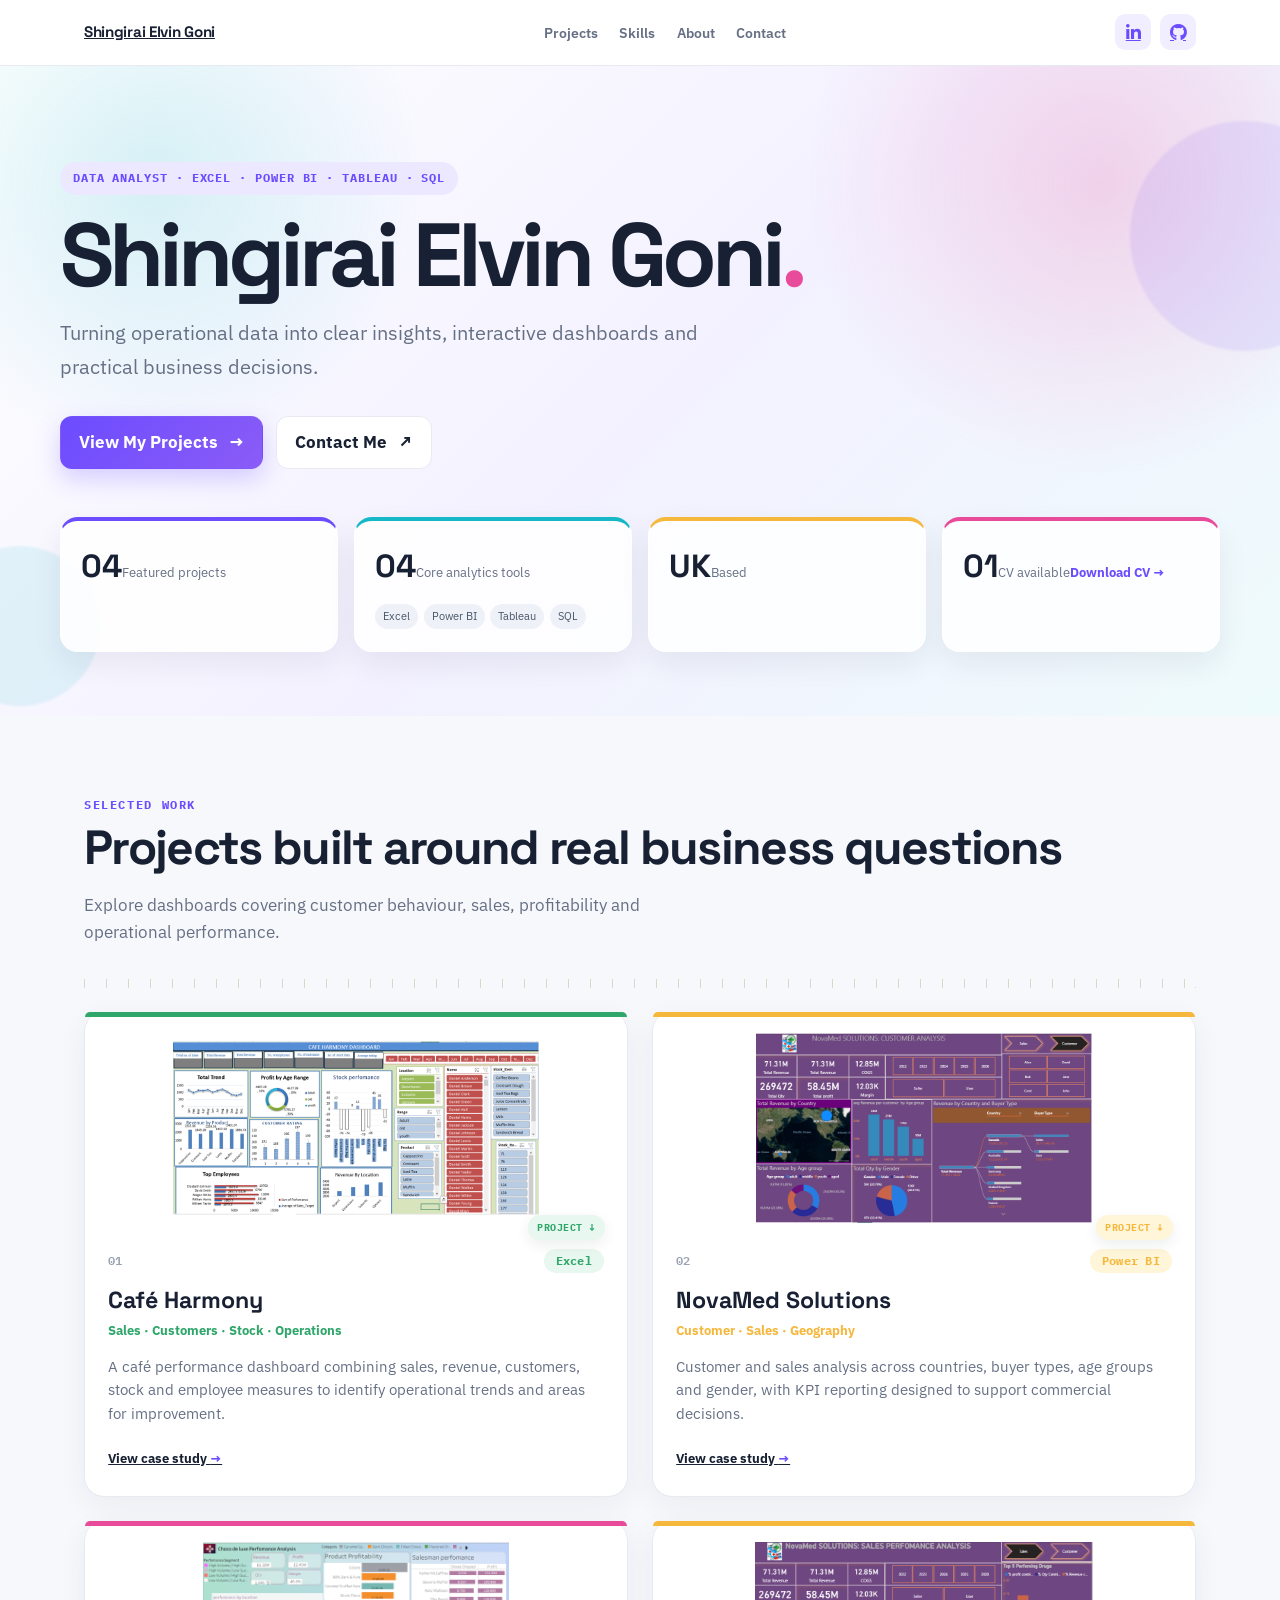
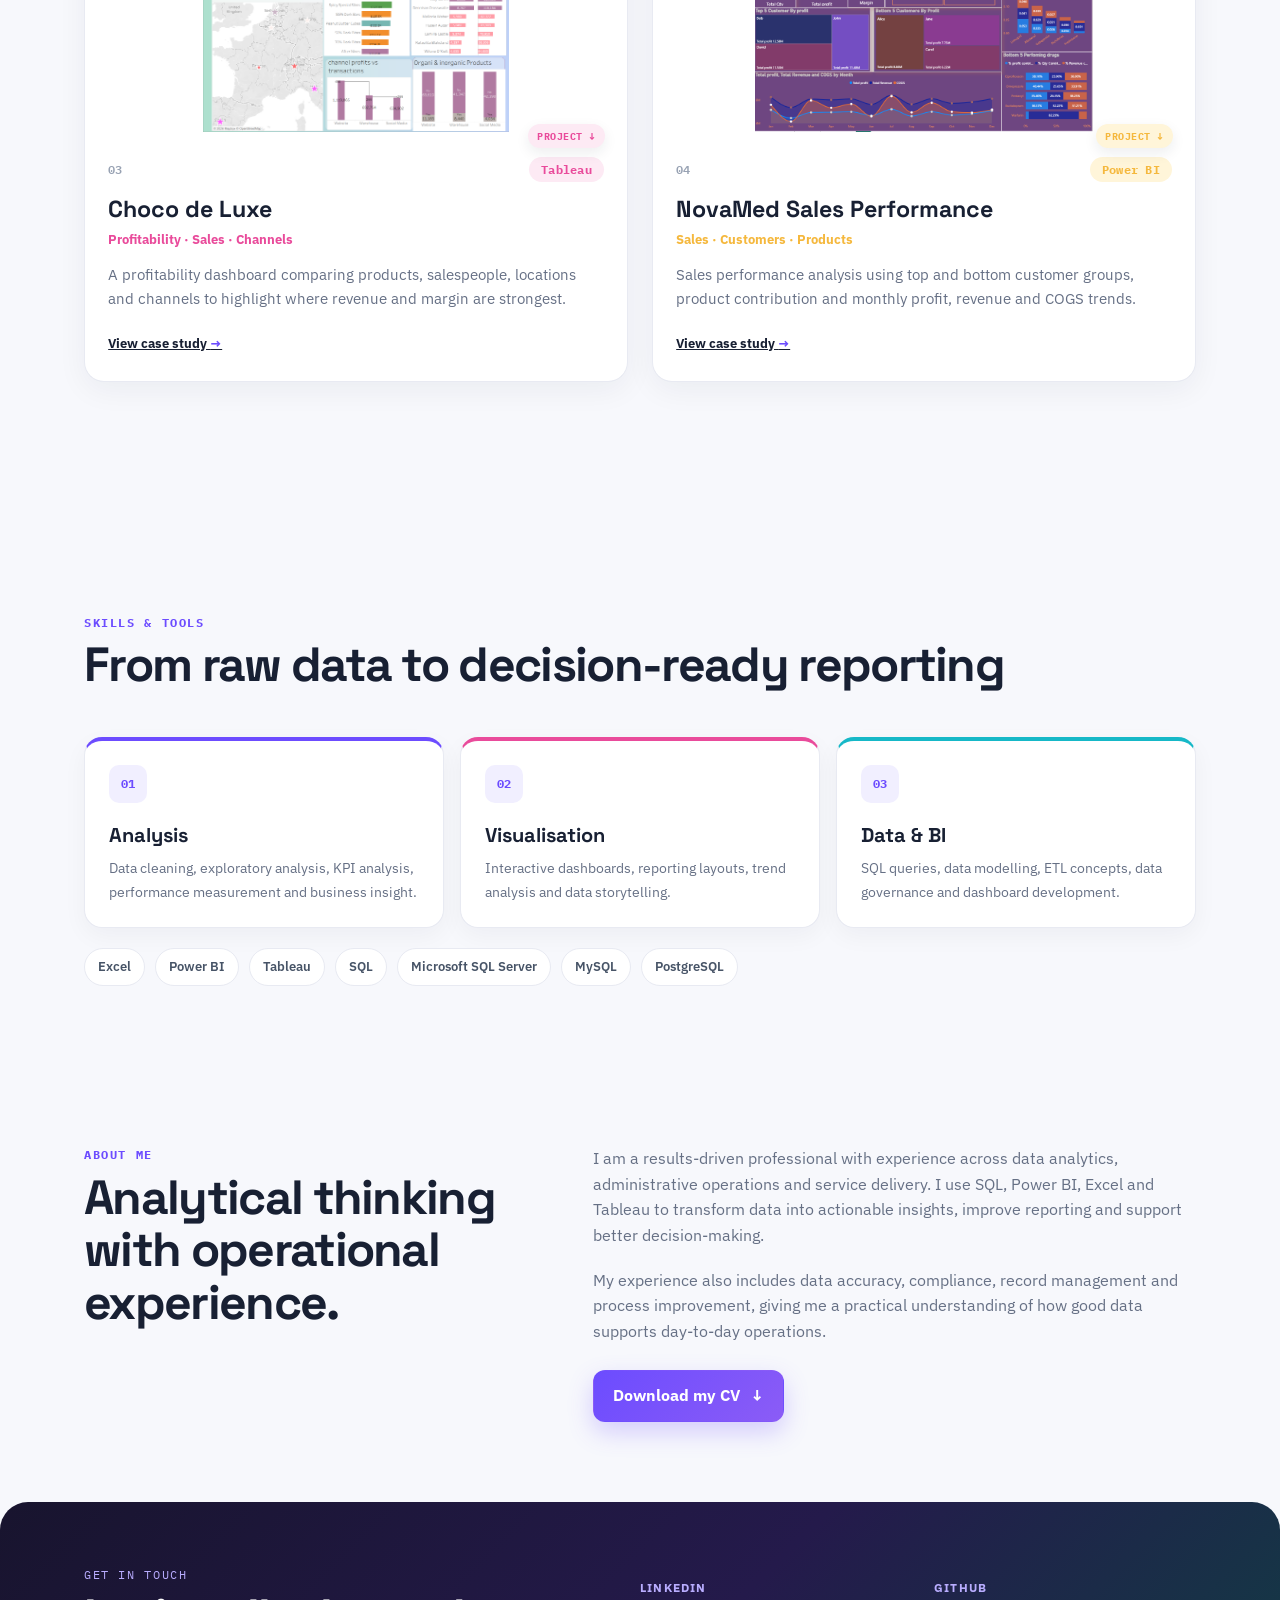
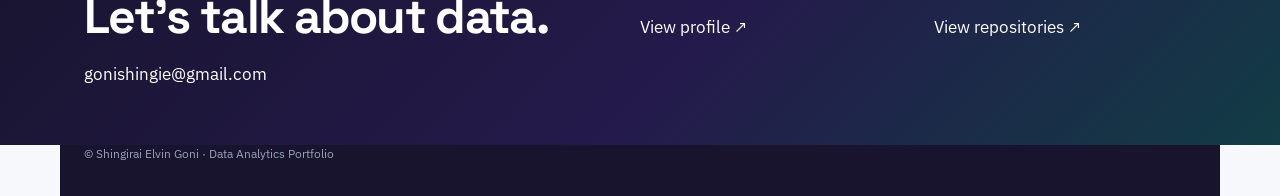
<file: index.html>
<!DOCTYPE HTML>
<html lang="en">
<head>
	<title>Shingirai Elvin Goni | Data Analyst Portfolio</title>
	<meta charset="utf-8" />
	<meta name="viewport" content="width=device-width, initial-scale=1" />
	<meta name="description" content<!DOCTYPE HTML>
<html lang="en">
<head>
    <title>Shingirai Elvin Goni | Data Analyst Portfolio</title>
    <meta charset="utf-8" />
    <meta name="viewport" content="width=device-width, initial-scale=1" />
    <meta name="description" content="Data analytics portfolio of Shingirai Elvin Goni, featuring Excel, Power BI, Tableau and SQL dashboards and case studies." />
    <link rel="preconnect" href="https://fonts.googleapis.com" />
    <link rel="preconnect" href="https://fonts.gstatic.com" crossorigin />
    <link href="https://fonts.googleapis.com/css2?family=Space+Grotesk:wght@500;600;700&family=IBM+Plex+Mono:wght@400;500;600&family=IBM+Plex+Sans:wght@400;500;600&display=swap" rel="stylesheet" />
    <link rel="stylesheet" href="assets/css/fontawesome-all.min.css" />
    <link rel="stylesheet" href="assets/css/design.css" />
    <link rel="stylesheet" href="assets/css/site.css" />
</head>
<body>
    <nav class="site-nav">
        <div class="inner">
            <a href="#top" class="wordmark">Shingirai Elvin Goni</a>
            <ul class="nav-links">
                <li><a href="#projects">Projects</a></li>
                <li><a href="#skills">Skills</a></li>
                <li><a href="#about">About</a></li>
                <li><a href="#contact">Contact</a></li>
            </ul>
            <ul class="socials">
                <li><a href="https://www.linkedin.com/in/shingirai-elvin-goni-051a75300" target="_blank" rel="noopener" aria-label="LinkedIn"><i class="fab fa-linkedin-in" aria-hidden="true"></i></a></li>
                <li><a href="https://github.com/gonishingie" target="_blank" rel="noopener" aria-label="GitHub"><i class="fab fa-github" aria-hidden="true"></i></a></li>
            </ul>
        </div>
    </nav>

    <header class="hero" id="top">
        <div class="hero-copy">
            <div class="eyebrow">Data Analyst · Excel · Power BI · Tableau · SQL</div>
            <h1>Shingirai Elvin Goni</h1>
            <p class="dek">Turning operational data into clear insights, interactive dashboards and practical business decisions.</p>
            <div class="hero-actions">
                <a class="button primary" href="#projects">View My Projects <span>→</span></a>
                <a class="button secondary" href="mailto:gonishingie@gmail.com">Contact Me <span>↗</span></a>
            </div>
        </div>

        <div class="kpi-row">
            <div class="kpi"><span class="num">04</span><span class="cap">Featured projects</span></div>
            <div class="kpi"><span class="num">04</span><span class="cap">Core analytics tools</span>
                <div class="toolchips"><span>Excel</span><span>Power BI</span><span>Tableau</span><span>SQL</span></div>
            </div>
            <div class="kpi"><span class="num">UK</span><span class="cap">Based</span></div>
            <div class="kpi"><span class="num">01</span><span class="cap">CV available</span><a class="mini-link" href="Shingirai-Elvin-Goni-CV.pdf" download>Download CV →</a></div>
        </div>
    </header>

    <section class="section-wrap" id="projects">
        <div class="section-head">
            <div>
                <div class="eyebrow">Selected work</div>
                <h2>Projects built around real business questions</h2>
            </div>
            <p>Explore dashboards covering customer behaviour, sales, profitability and operational performance.</p>
        </div>
        <div class="axis-rule"></div>

        <main class="project-grid">
            <article class="case-card tool-excel featured">
                <a href="projects/cafe-harmony.html" class="thumb">
                    <img src="images/projects/cafe-harmony-dashboard.png" alt="Café Harmony dashboard showing sales, customers, stock and employee performance" />
                </a>
                <div class="body">
                    <div class="card-top"><span class="project-number">01</span><span class="pill tool-tag">Excel</span></div>
                    <h3><a href="projects/cafe-harmony.html">Café Harmony</a></h3>
                    <p class="project-type">Sales · Customers · Stock · Operations</p>
                    <p class="teaser">A café performance dashboard combining sales, revenue, customers, stock and employee measures to identify operational trends and areas for improvement.</p>
                    <a href="projects/cafe-harmony.html" class="read-link">View case study <span class="arrow">→</span></a>
                </div>
            </article>

            <article class="case-card tool-powerbi featured">
                <a href="projects/novamed-solutions.html" class="thumb">
                    <img src="images/projects/novamed-customer-analysis.png" alt="NovaMed customer analysis Power BI dashboard" />
                </a>
                <div class="body">
                    <div class="card-top"><span class="project-number">02</span><span class="pill tool-tag">Power BI</span></div>
                    <h3><a href="projects/novamed-solutions.html">NovaMed Solutions</a></h3>
                    <p class="project-type">Customer · Sales · Geography</p>
                    <p class="teaser">Customer and sales analysis across countries, buyer types, age groups and gender, with KPI reporting designed to support commercial decisions.</p>
                    <a href="projects/novamed-solutions.html" class="read-link">View case study <span class="arrow">→</span></a>
                </div>
            </article>

            <article class="case-card tool-tableau">
                <a href="projects/choco-de-lax.html" class="thumb">
                    <img src="images/projects/choco-de-lax-dashboard.png" alt="Choco de Luxe performance analysis dashboard" />
                </a>
                <div class="body">
                    <div class="card-top"><span class="project-number">03</span><span class="pill tool-tag">Tableau</span></div>
                    <h3><a href="projects/choco-de-lax.html">Choco de Luxe</a></h3>
                    <p class="project-type">Profitability · Sales · Channels</p>
                    <p class="teaser">A profitability dashboard comparing products, salespeople, locations and channels to highlight where revenue and margin are strongest.</p>
                    <a href="projects/choco-de-lax.html" class="read-link">View case study <span class="arrow">→</span></a>
                </div>
            </article>

            <article class="case-card tool-powerbi">
                <a href="projects/novamed-solutions.html" class="thumb">
                    <img src="images/projects/novamed-sales-performance.png" alt="NovaMed sales performance analysis dashboard" />
                </a>
                <div class="body">
                    <div class="card-top"><span class="project-number">04</span><span class="pill tool-tag">Power BI</span></div>
                    <h3><a href="projects/novamed-solutions.html">NovaMed Sales Performance</a></h3>
                    <p class="project-type">Sales · Customers · Products</p>
                    <p class="teaser">Sales performance analysis using top and bottom customer groups, product contribution and monthly profit, revenue and COGS trends.</p>
                    <a href="projects/novamed-solutions.html" class="read-link">View case study <span class="arrow">→</span></a>
                </div>
            </article>
        </main>
    </section>

    <section class="skills-section" id="skills">
        <div class="section-head compact">
            <div><div class="eyebrow">Skills & tools</div><h2>From raw data to decision-ready reporting</h2></div>
        </div>
        <div class="skills-grid">
            <div class="skill-panel"><span class="skill-icon">01</span><h3>Analysis</h3><p>Data cleaning, exploratory analysis, KPI analysis, performance measurement and business insight.</p></div>
            <div class="skill-panel"><span class="skill-icon">02</span><h3>Visualisation</h3><p>Interactive dashboards, reporting layouts, trend analysis and data storytelling.</p></div>
            <div class="skill-panel"><span class="skill-icon">03</span><h3>Data & BI</h3><p>SQL queries, data modelling, ETL concepts, data governance and dashboard development.</p></div>
        </div>
        <div class="tool-strip"><span>Excel</span><span>Power BI</span><span>Tableau</span><span>SQL</span><span>Microsoft SQL Server</span><span>MySQL</span><span>PostgreSQL</span></div>
    </section>

    <section class="about-section" id="about">
        <div class="about-copy"><div class="eyebrow">About me</div><h2>Analytical thinking with operational experience.</h2></div>
        <div class="about-text">
            <p>I am a results-driven professional with experience across data analytics, administrative operations and service delivery.
            I use SQL, Power BI, Excel and Tableau to transform data into actionable insights, improve reporting and support better decision-making.</p>
            <p>My experience also includes data accuracy, compliance, record management and process improvement, giving me a practical understanding of how good data supports day-to-day operations.</p>
            <a class="button primary" href="Shingirai-Elvin-Goni-CV.pdf" download>Download my CV <span>↓</span></a>
        </div>
    </section>

    <footer class="site-footer" id="contact">
        <div class="inner">
            <section><div class="eyebrow">Get in touch</div><h2>Let's talk about data.</h2><p><a class="email-link" href="mailto:gonishingie@gmail.com">gonishingie@gmail.com</a></p></section>
            <section><h3>LinkedIn</h3><p><a href="https://www.linkedin.com/in/shingirai-elvin-goni-051a75300" target="_blank" rel="noopener">View profile ↗</a></p></section>
            <section><h3>GitHub</h3><p><a href="https://github.com/gonishingie" target="_blank" rel="noopener">View repositories ↗</a></p></section>
        </div>
    </footer>

    <div class="copyright">© Shingirai Elvin Goni · Data Analytics Portfolio</div>
</body>
</html>
</file>
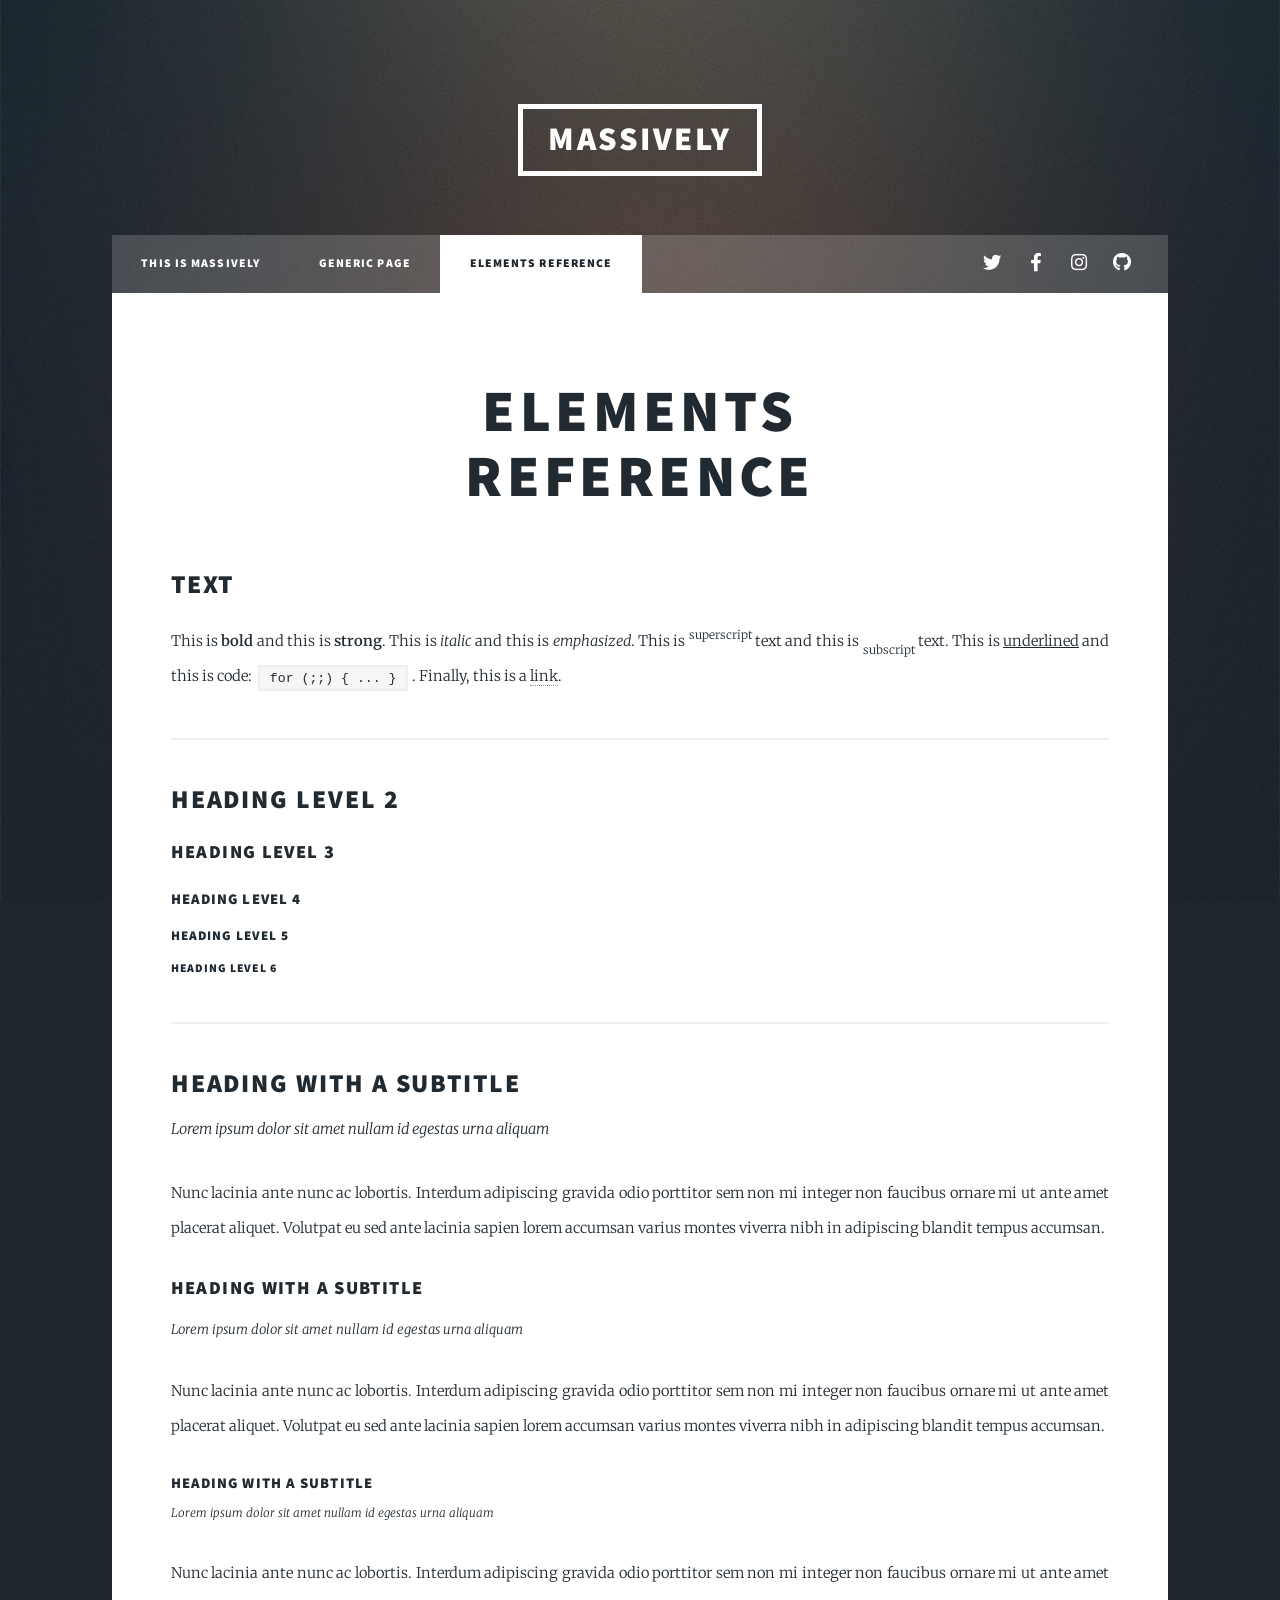
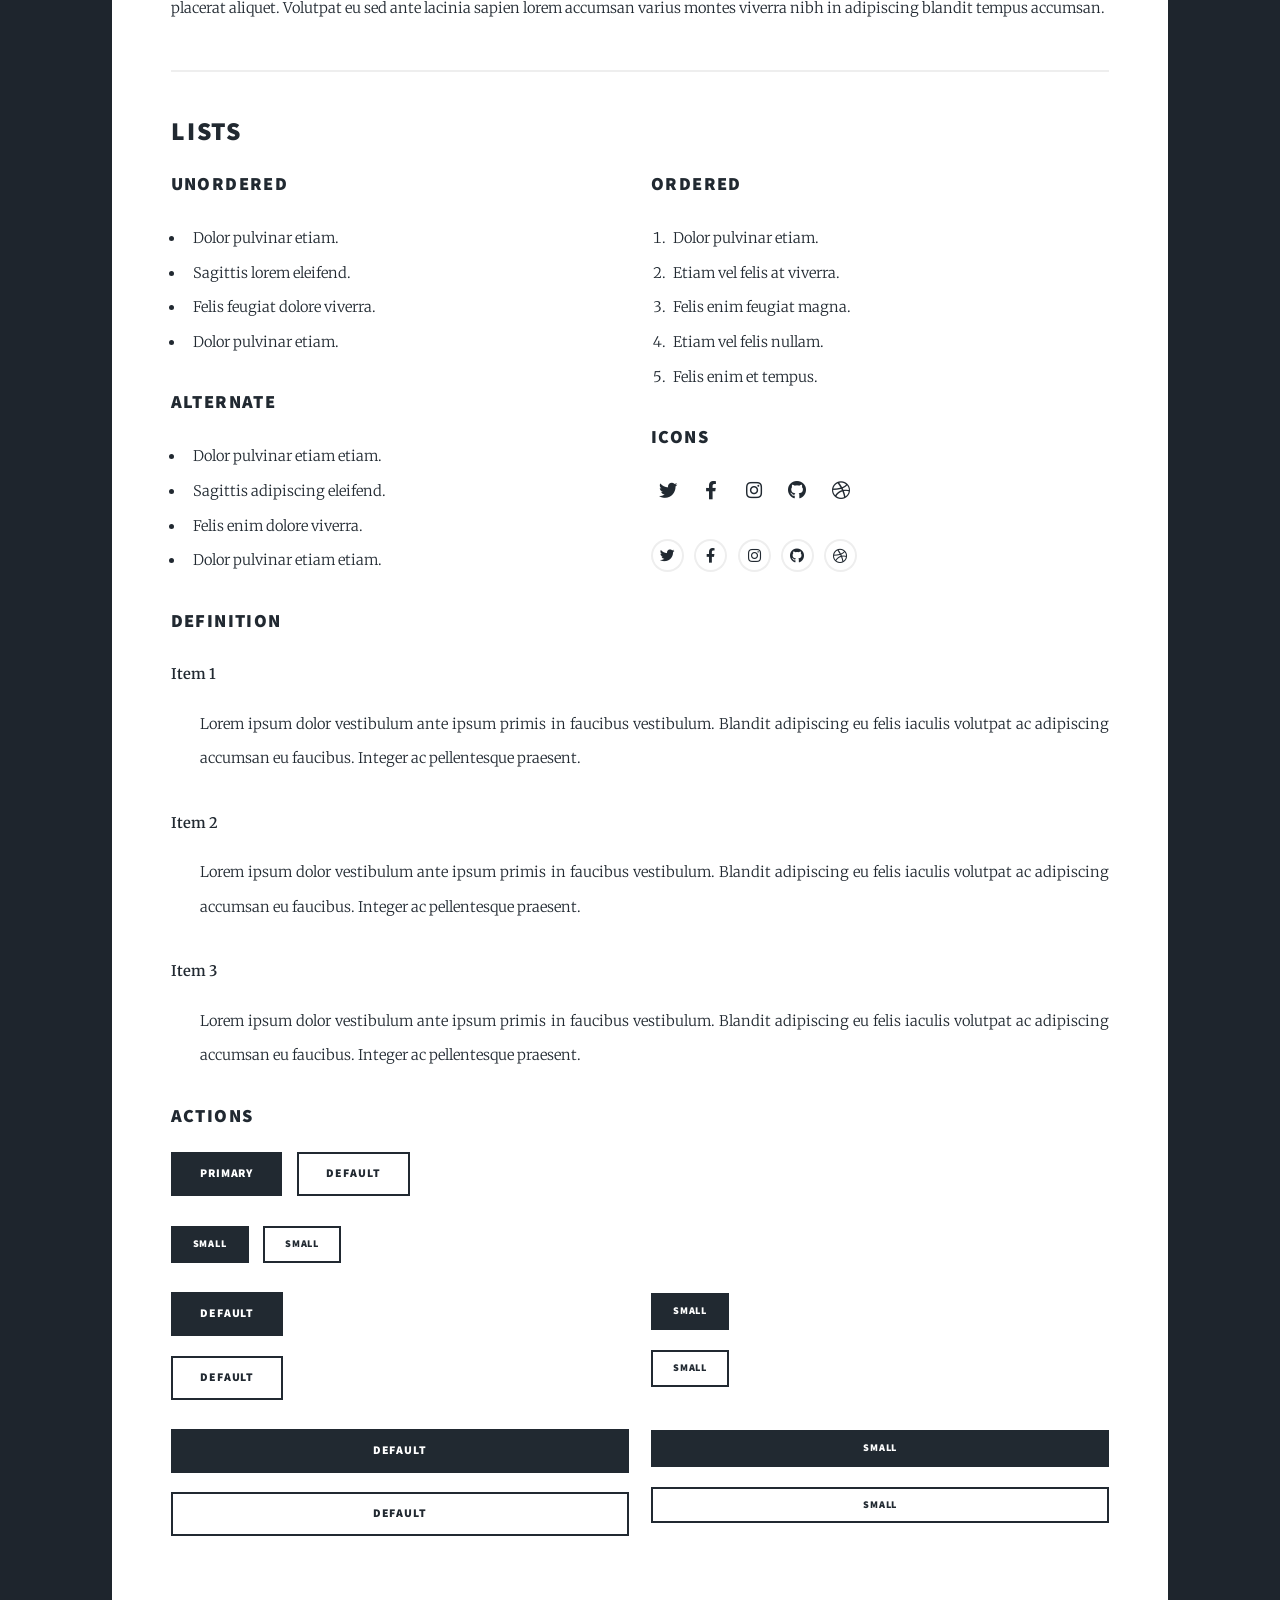
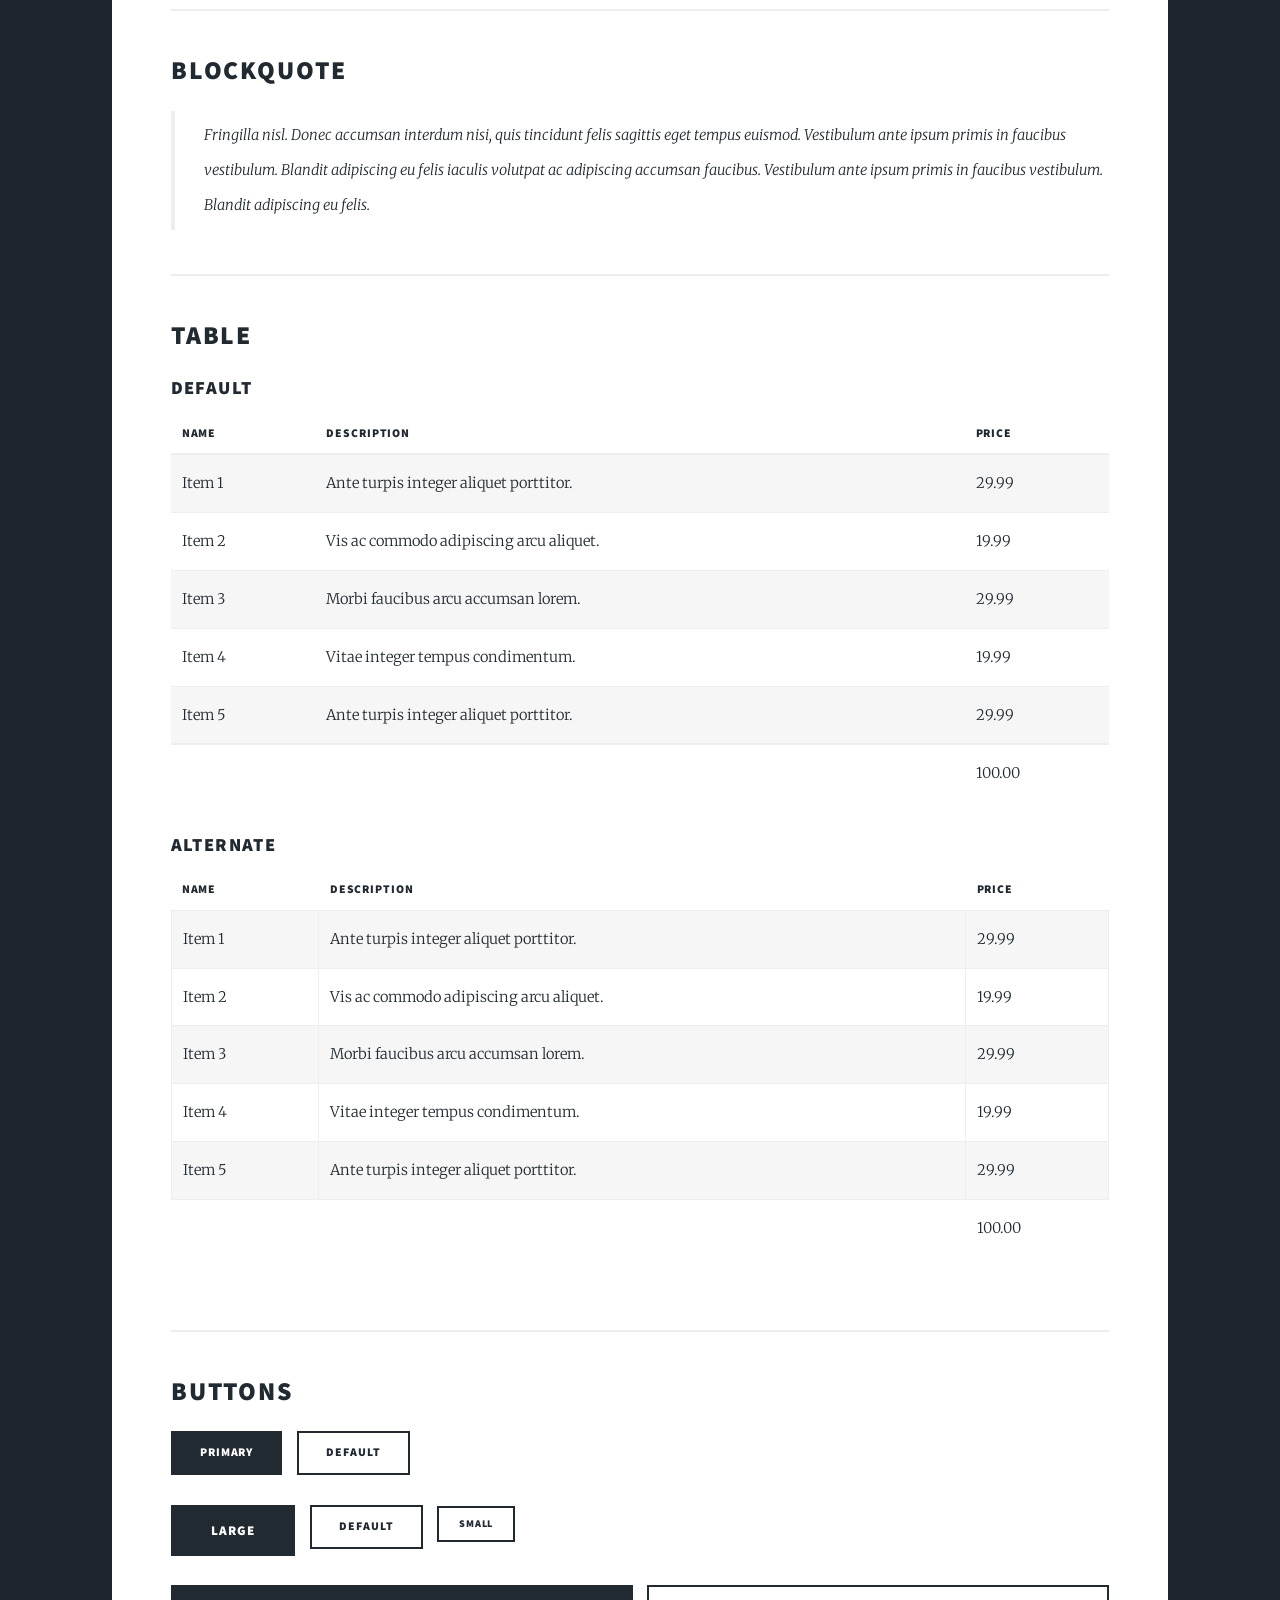
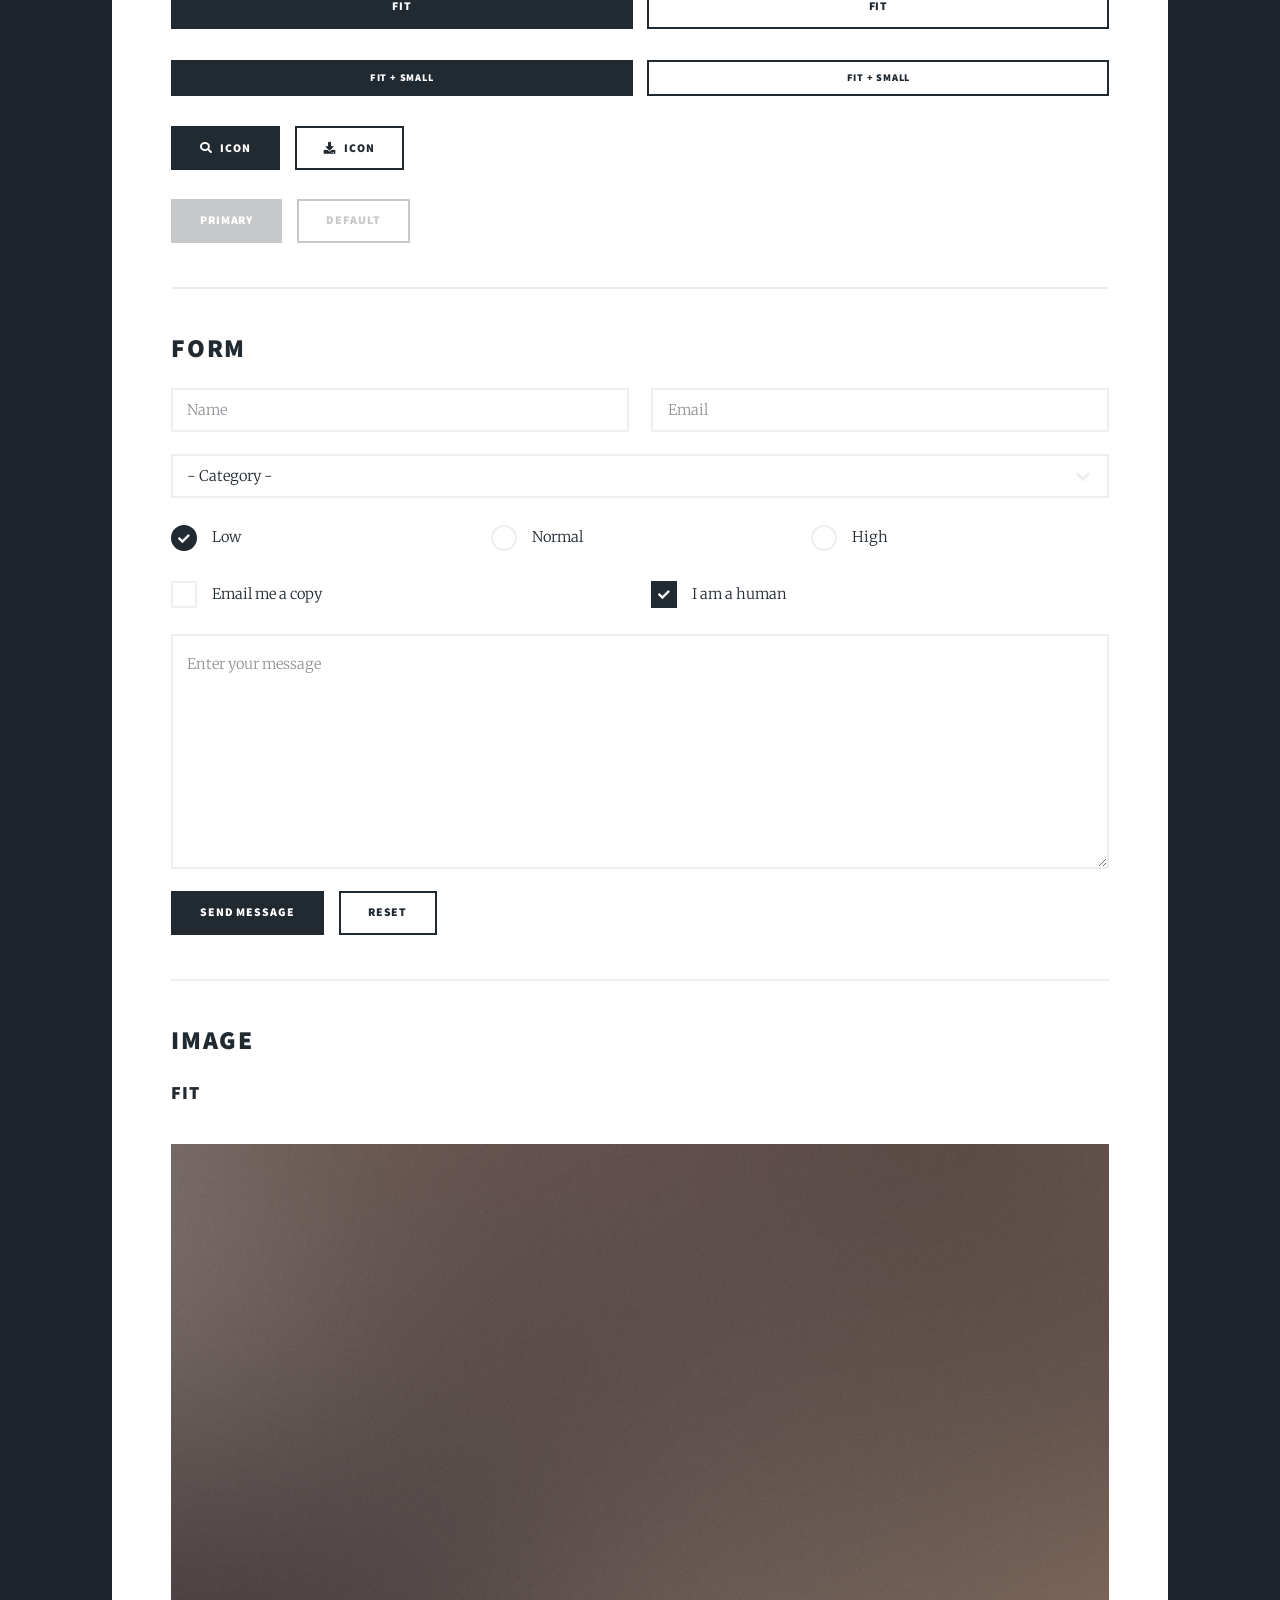
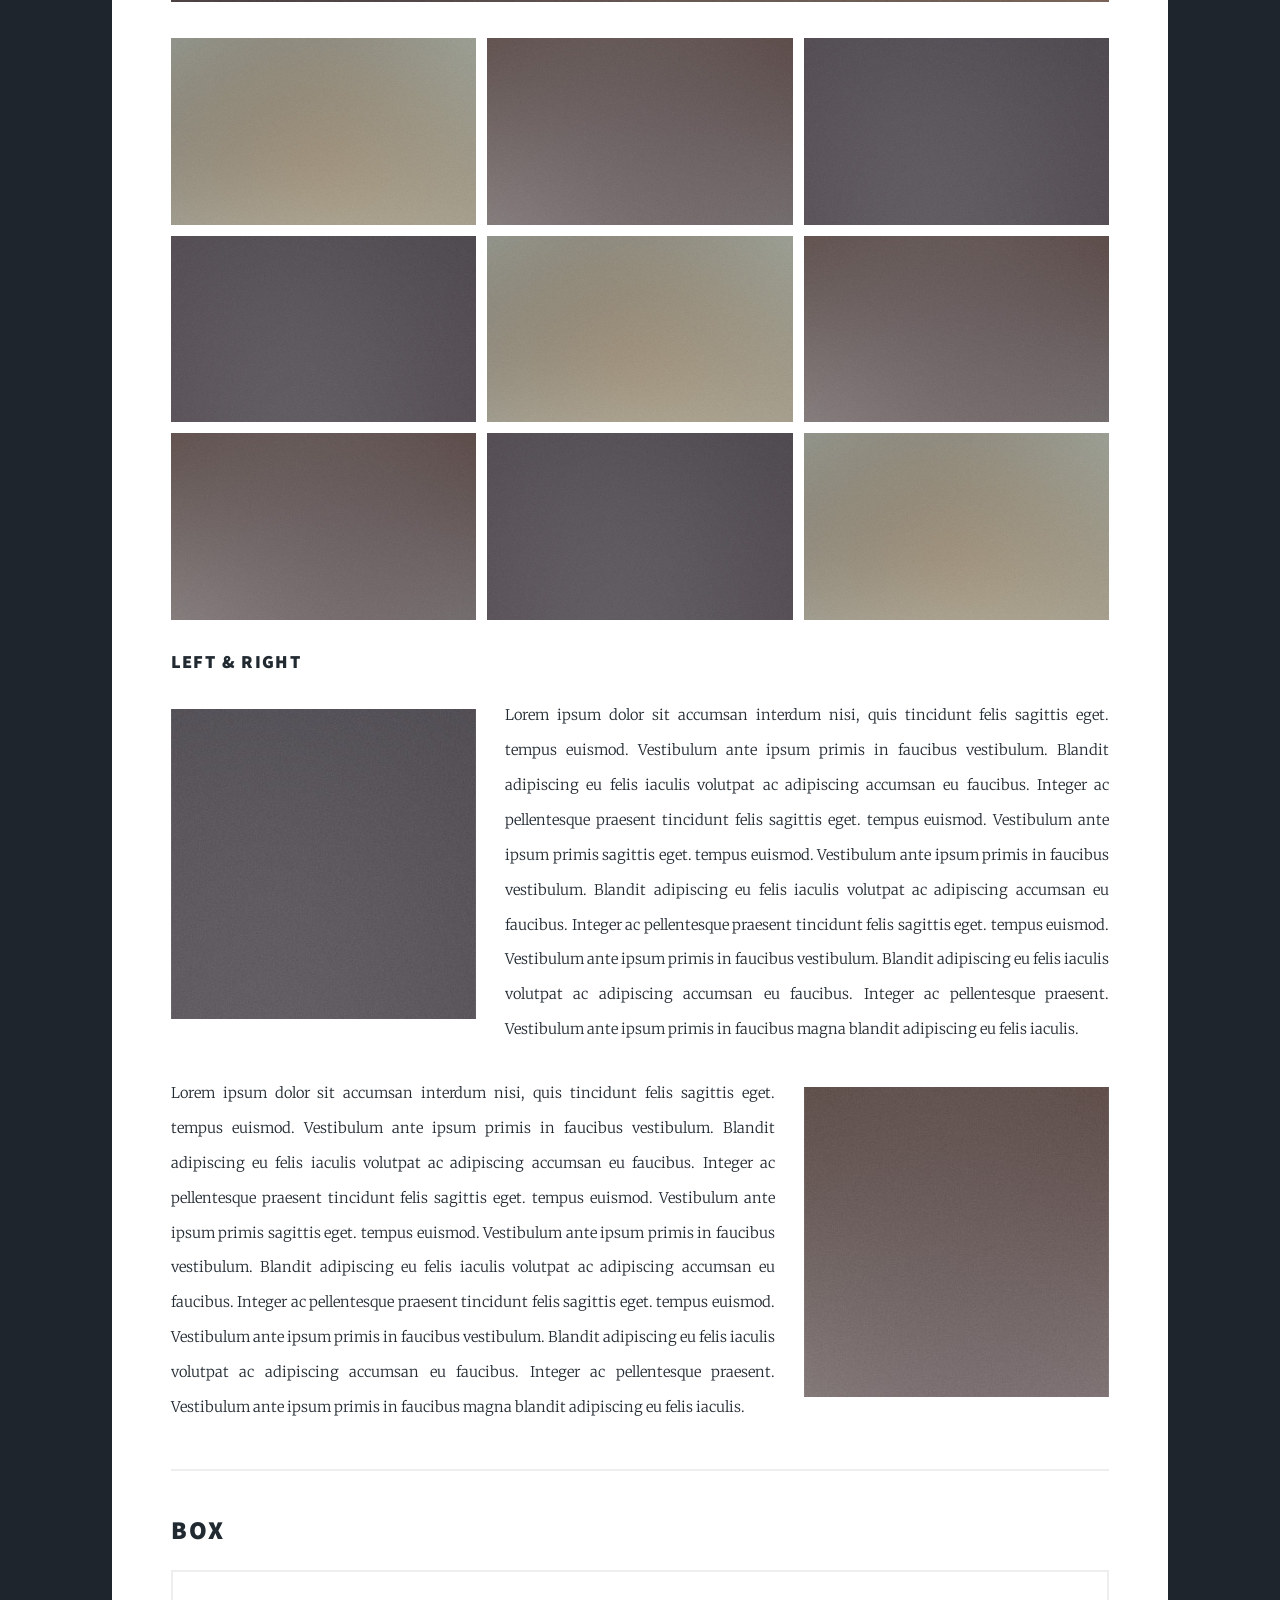
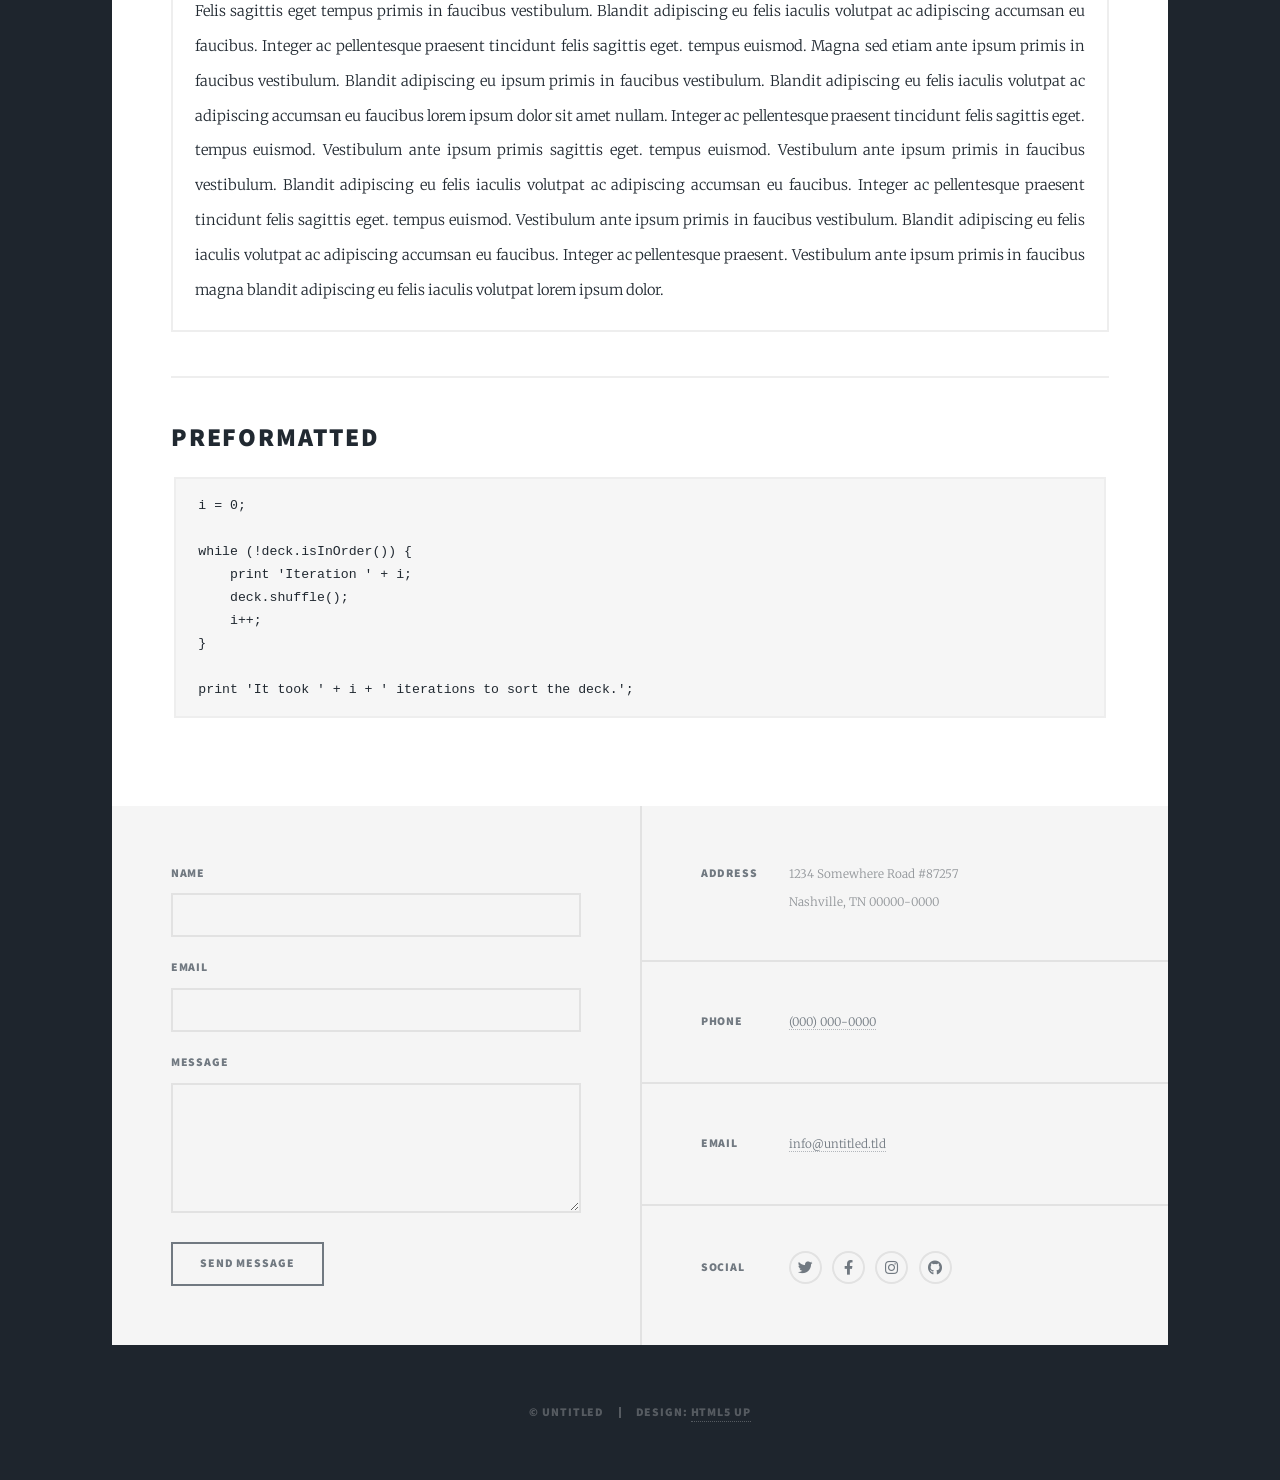
<file: elements.html>
<!DOCTYPE HTML>
<!--
	Massively by HTML5 UP
	html5up.net | @ajlkn
	Free for personal and commercial use under the CCA 3.0 license (html5up.net/license)
-->
<html>
	<head>
		<title>Elements Reference - Massively by HTML5 UP</title>
		<meta charset="utf-8" />
		<meta name="viewport" content="width=device-width, initial-scale=1, user-scalable=no" />
		<link rel="stylesheet" href="assets/css/main.css" />
		<noscript><link rel="stylesheet" href="assets/css/noscript.css" /></noscript>
	</head>
	<body class="is-preload">

		<!-- Wrapper -->
			<div id="wrapper">

				<!-- Header -->
					<header id="header">
						<a href="index.html" class="logo">Massively</a>
					</header>

				<!-- Nav -->
					<nav id="nav">
						<ul class="links">
							<li><a href="index.html">This is Massively</a></li>
							<li><a href="generic.html">Generic Page</a></li>
							<li class="active"><a href="elements.html">Elements Reference</a></li>
						</ul>
						<ul class="icons">
							<li><a href="#" class="icon brands fa-twitter"><span class="label">Twitter</span></a></li>
							<li><a href="#" class="icon brands fa-facebook-f"><span class="label">Facebook</span></a></li>
							<li><a href="#" class="icon brands fa-instagram"><span class="label">Instagram</span></a></li>
							<li><a href="#" class="icon brands fa-github"><span class="label">GitHub</span></a></li>
						</ul>
					</nav>

				<!-- Main -->
					<div id="main">

						<!-- Post -->
							<section class="post">
								<header class="major">
									<h1>Elements<br />
									Reference</h1>
								</header>

								<!-- Text stuff -->
									<h2>Text</h2>
									<p>This is <b>bold</b> and this is <strong>strong</strong>. This is <i>italic</i> and this is <em>emphasized</em>.
									This is <sup>superscript</sup> text and this is <sub>subscript</sub> text.
									This is <u>underlined</u> and this is code: <code>for (;;) { ... }</code>.
									Finally, this is a <a href="#">link</a>.</p>
									<hr />
									<h2>Heading Level 2</h2>
									<h3>Heading Level 3</h3>
									<h4>Heading Level 4</h4>
									<h5>Heading Level 5</h5>
									<h6>Heading Level 6</h6>
									<hr />
									<header>
										<h2>Heading with a Subtitle</h2>
										<p>Lorem ipsum dolor sit amet nullam id egestas urna aliquam</p>
									</header>
									<p>Nunc lacinia ante nunc ac lobortis. Interdum adipiscing gravida odio porttitor sem non mi integer non faucibus ornare mi ut ante amet placerat aliquet. Volutpat eu sed ante lacinia sapien lorem accumsan varius montes viverra nibh in adipiscing blandit tempus accumsan.</p>
									<header>
										<h3>Heading with a Subtitle</h3>
										<p>Lorem ipsum dolor sit amet nullam id egestas urna aliquam</p>
									</header>
									<p>Nunc lacinia ante nunc ac lobortis. Interdum adipiscing gravida odio porttitor sem non mi integer non faucibus ornare mi ut ante amet placerat aliquet. Volutpat eu sed ante lacinia sapien lorem accumsan varius montes viverra nibh in adipiscing blandit tempus accumsan.</p>
									<header>
										<h4>Heading with a Subtitle</h4>
										<p>Lorem ipsum dolor sit amet nullam id egestas urna aliquam</p>
									</header>
									<p>Nunc lacinia ante nunc ac lobortis. Interdum adipiscing gravida odio porttitor sem non mi integer non faucibus ornare mi ut ante amet placerat aliquet. Volutpat eu sed ante lacinia sapien lorem accumsan varius montes viverra nibh in adipiscing blandit tempus accumsan.</p>

									<hr />

								<!-- Lists -->
									<h2>Lists</h2>
									<div class="row">
										<div class="col-6 col-12-small">

											<h3>Unordered</h3>
											<ul>
												<li>Dolor pulvinar etiam.</li>
												<li>Sagittis lorem eleifend.</li>
												<li>Felis feugiat dolore viverra.</li>
												<li>Dolor pulvinar etiam.</li>
											</ul>

											<h3>Alternate</h3>
											<ul class="alt">
												<li>Dolor pulvinar etiam etiam.</li>
												<li>Sagittis adipiscing eleifend.</li>
												<li>Felis enim dolore viverra.</li>
												<li>Dolor pulvinar etiam etiam.</li>
											</ul>

										</div>
										<div class="col-6 col-12-small">

											<h3>Ordered</h3>
											<ol>
												<li>Dolor pulvinar etiam.</li>
												<li>Etiam vel felis at viverra.</li>
												<li>Felis enim feugiat magna.</li>
												<li>Etiam vel felis nullam.</li>
												<li>Felis enim et tempus.</li>
											</ol>

											<h3>Icons</h3>
											<ul class="icons">
												<li><a href="#" class="icon brands fa-twitter"><span class="label">Twitter</span></a></li>
												<li><a href="#" class="icon brands fa-facebook-f"><span class="label">Facebook</span></a></li>
												<li><a href="#" class="icon brands fa-instagram"><span class="label">Instagram</span></a></li>
												<li><a href="#" class="icon brands fa-github"><span class="label">Github</span></a></li>
												<li><a href="#" class="icon brands fa-dribbble"><span class="label">Dribbble</span></a></li>
											</ul>
											<ul class="icons alt">
												<li><a href="#" class="icon brands alt fa-twitter"><span class="label">Twitter</span></a></li>
												<li><a href="#" class="icon brands alt fa-facebook-f"><span class="label">Facebook</span></a></li>
												<li><a href="#" class="icon brands alt fa-instagram"><span class="label">Instagram</span></a></li>
												<li><a href="#" class="icon brands alt fa-github"><span class="label">Github</span></a></li>
												<li><a href="#" class="icon brands alt fa-dribbble"><span class="label">Dribbble</span></a></li>
											</ul>

										</div>
									</div>
									<h3>Definition</h3>
									<dl>
										<dt>Item 1</dt>
										<dd>
											<p>Lorem ipsum dolor vestibulum ante ipsum primis in faucibus vestibulum. Blandit adipiscing eu felis iaculis volutpat ac adipiscing accumsan eu faucibus. Integer ac pellentesque praesent.</p>
										</dd>
										<dt>Item 2</dt>
										<dd>
											<p>Lorem ipsum dolor vestibulum ante ipsum primis in faucibus vestibulum. Blandit adipiscing eu felis iaculis volutpat ac adipiscing accumsan eu faucibus. Integer ac pellentesque praesent.</p>
										</dd>
										<dt>Item 3</dt>
										<dd>
											<p>Lorem ipsum dolor vestibulum ante ipsum primis in faucibus vestibulum. Blandit adipiscing eu felis iaculis volutpat ac adipiscing accumsan eu faucibus. Integer ac pellentesque praesent.</p>
										</dd>
									</dl>

									<h3>Actions</h3>
									<ul class="actions">
										<li><a href="#" class="button primary">Primary</a></li>
										<li><a href="#" class="button">Default</a></li>
									</ul>
									<ul class="actions small">
										<li><a href="#" class="button primary small">Small</a></li>
										<li><a href="#" class="button small">Small</a></li>
									</ul>
									<div class="row">
										<div class="col-6 col-12-small">
											<ul class="actions stacked">
												<li><a href="#" class="button primary">Default</a></li>
												<li><a href="#" class="button">Default</a></li>
											</ul>
										</div>
										<div class="col-6 col-12-small">
											<ul class="actions stacked">
												<li><a href="#" class="button primary small">Small</a></li>
												<li><a href="#" class="button small">Small</a></li>
											</ul>
										</div>
									</div>
									<div class="row">
										<div class="col-6 col-12-small">
											<ul class="actions stacked">
												<li><a href="#" class="button primary fit">Default</a></li>
												<li><a href="#" class="button fit">Default</a></li>
											</ul>
										</div>
										<div class="col-6 col-12-small">
											<ul class="actions stacked">
												<li><a href="#" class="button primary small fit">Small</a></li>
												<li><a href="#" class="button small fit">Small</a></li>
											</ul>
										</div>
									</div>

									<hr />

								<!-- Blockquote -->
									<h2>Blockquote</h2>
									<blockquote>Fringilla nisl. Donec accumsan interdum nisi, quis tincidunt felis sagittis eget tempus euismod. Vestibulum ante ipsum primis in faucibus vestibulum. Blandit adipiscing eu felis iaculis volutpat ac adipiscing accumsan faucibus. Vestibulum ante ipsum primis in faucibus vestibulum. Blandit adipiscing eu felis.</blockquote>

									<hr />

								<!-- Table -->
									<h2>Table</h2>

									<h3>Default</h3>
									<div class="table-wrapper">
										<table>
											<thead>
												<tr>
													<th>Name</th>
													<th>Description</th>
													<th>Price</th>
												</tr>
											</thead>
											<tbody>
												<tr>
													<td>Item 1</td>
													<td>Ante turpis integer aliquet porttitor.</td>
													<td>29.99</td>
												</tr>
												<tr>
													<td>Item 2</td>
													<td>Vis ac commodo adipiscing arcu aliquet.</td>
													<td>19.99</td>
												</tr>
												<tr>
													<td>Item 3</td>
													<td> Morbi faucibus arcu accumsan lorem.</td>
													<td>29.99</td>
												</tr>
												<tr>
													<td>Item 4</td>
													<td>Vitae integer tempus condimentum.</td>
													<td>19.99</td>
												</tr>
												<tr>
													<td>Item 5</td>
													<td>Ante turpis integer aliquet porttitor.</td>
													<td>29.99</td>
												</tr>
											</tbody>
											<tfoot>
												<tr>
													<td colspan="2"></td>
													<td>100.00</td>
												</tr>
											</tfoot>
										</table>
									</div>

									<h3>Alternate</h3>
									<div class="table-wrapper">
										<table class="alt">
											<thead>
												<tr>
													<th>Name</th>
													<th>Description</th>
													<th>Price</th>
												</tr>
											</thead>
											<tbody>
												<tr>
													<td>Item 1</td>
													<td>Ante turpis integer aliquet porttitor.</td>
													<td>29.99</td>
												</tr>
												<tr>
													<td>Item 2</td>
													<td>Vis ac commodo adipiscing arcu aliquet.</td>
													<td>19.99</td>
												</tr>
												<tr>
													<td>Item 3</td>
													<td> Morbi faucibus arcu accumsan lorem.</td>
													<td>29.99</td>
												</tr>
												<tr>
													<td>Item 4</td>
													<td>Vitae integer tempus condimentum.</td>
													<td>19.99</td>
												</tr>
												<tr>
													<td>Item 5</td>
													<td>Ante turpis integer aliquet porttitor.</td>
													<td>29.99</td>
												</tr>
											</tbody>
											<tfoot>
												<tr>
													<td colspan="2"></td>
													<td>100.00</td>
												</tr>
											</tfoot>
										</table>
									</div>

									<hr />

								<!-- Buttons -->
									<h2>Buttons</h2>
									<ul class="actions">
										<li><a href="#" class="button primary">Primary</a></li>
										<li><a href="#" class="button">Default</a></li>
									</ul>
									<ul class="actions">
										<li><a href="#" class="button primary large">Large</a></li>
										<li><a href="#" class="button">Default</a></li>
										<li><a href="#" class="button small">Small</a></li>
									</ul>
									<ul class="actions fit">
										<li><a href="#" class="button primary fit">Fit</a></li>
										<li><a href="#" class="button fit">Fit</a></li>
									</ul>
									<ul class="actions fit small">
										<li><a href="#" class="button primary fit small">Fit + Small</a></li>
										<li><a href="#" class="button fit small">Fit + Small</a></li>
									</ul>
									<ul class="actions">
										<li><a href="#" class="button primary icon solid fa-search">Icon</a></li>
										<li><a href="#" class="button icon solid fa-download">Icon</a></li>
									</ul>
									<ul class="actions">
										<li><span class="button primary disabled">Primary</span></li>
										<li><span class="button disabled">Default</span></li>
									</ul>

									<hr />

								<!-- Form -->
									<h2>Form</h2>

									<form method="post" action="#">
										<div class="row gtr-uniform">
											<div class="col-6 col-12-xsmall">
												<input type="text" name="demo-name" id="demo-name" value="" placeholder="Name" />
											</div>
											<div class="col-6 col-12-xsmall">
												<input type="email" name="demo-email" id="demo-email" value="" placeholder="Email" />
											</div>
											<!-- Break -->
											<div class="col-12">
												<select name="demo-category" id="demo-category">
													<option value="">- Category -</option>
													<option value="1">Manufacturing</option>
													<option value="1">Shipping</option>
													<option value="1">Administration</option>
													<option value="1">Human Resources</option>
												</select>
											</div>
											<!-- Break -->
											<div class="col-4 col-12-small">
												<input type="radio" id="demo-priority-low" name="demo-priority" checked>
												<label for="demo-priority-low">Low</label>
											</div>
											<div class="col-4 col-12-small">
												<input type="radio" id="demo-priority-normal" name="demo-priority">
												<label for="demo-priority-normal">Normal</label>
											</div>
											<div class="col-4 col-12-small">
												<input type="radio" id="demo-priority-high" name="demo-priority">
												<label for="demo-priority-high">High</label>
											</div>
											<!-- Break -->
											<div class="col-6 col-12-small">
												<input type="checkbox" id="demo-copy" name="demo-copy">
												<label for="demo-copy">Email me a copy</label>
											</div>
											<div class="col-6 col-12-small">
												<input type="checkbox" id="demo-human" name="demo-human" checked>
												<label for="demo-human">I am a human</label>
											</div>
											<!-- Break -->
											<div class="col-12">
												<textarea name="demo-message" id="demo-message" placeholder="Enter your message" rows="6"></textarea>
											</div>
											<!-- Break -->
											<div class="col-12">
												<ul class="actions">
													<li><input type="submit" value="Send Message" class="primary" /></li>
													<li><input type="reset" value="Reset" /></li>
												</ul>
											</div>
										</div>
									</form>

									<hr />

								<!-- Image -->
									<h2>Image</h2>

									<h3>Fit</h3>
									<span class="image fit"><img src="images/pic01.jpg" alt="" /></span>
									<div class="box alt">
										<div class="row gtr-50 gtr-uniform">
											<div class="col-4"><span class="image fit"><img src="images/pic02.jpg" alt="" /></span></div>
											<div class="col-4"><span class="image fit"><img src="images/pic03.jpg" alt="" /></span></div>
											<div class="col-4"><span class="image fit"><img src="images/pic04.jpg" alt="" /></span></div>
											<!-- Break -->
											<div class="col-4"><span class="image fit"><img src="images/pic04.jpg" alt="" /></span></div>
											<div class="col-4"><span class="image fit"><img src="images/pic02.jpg" alt="" /></span></div>
											<div class="col-4"><span class="image fit"><img src="images/pic03.jpg" alt="" /></span></div>
											<!-- Break -->
											<div class="col-4"><span class="image fit"><img src="images/pic03.jpg" alt="" /></span></div>
											<div class="col-4"><span class="image fit"><img src="images/pic04.jpg" alt="" /></span></div>
											<div class="col-4"><span class="image fit"><img src="images/pic02.jpg" alt="" /></span></div>
										</div>
									</div>

									<h3>Left &amp; Right</h3>
									<p><span class="image left"><img src="images/pic08.jpg" alt="" /></span>Lorem ipsum dolor sit accumsan interdum nisi, quis tincidunt felis sagittis eget. tempus euismod. Vestibulum ante ipsum primis in faucibus vestibulum. Blandit adipiscing eu felis iaculis volutpat ac adipiscing accumsan eu faucibus. Integer ac pellentesque praesent tincidunt felis sagittis eget. tempus euismod. Vestibulum ante ipsum primis sagittis eget. tempus euismod. Vestibulum ante ipsum primis in faucibus vestibulum. Blandit adipiscing eu felis iaculis volutpat ac adipiscing accumsan eu faucibus. Integer ac pellentesque praesent tincidunt felis sagittis eget. tempus euismod. Vestibulum ante ipsum primis in faucibus vestibulum. Blandit adipiscing eu felis iaculis volutpat ac adipiscing accumsan eu faucibus. Integer ac pellentesque praesent. Vestibulum ante ipsum primis in faucibus magna blandit adipiscing eu felis iaculis.</p>
									<p><span class="image right"><img src="images/pic09.jpg" alt="" /></span>Lorem ipsum dolor sit accumsan interdum nisi, quis tincidunt felis sagittis eget. tempus euismod. Vestibulum ante ipsum primis in faucibus vestibulum. Blandit adipiscing eu felis iaculis volutpat ac adipiscing accumsan eu faucibus. Integer ac pellentesque praesent tincidunt felis sagittis eget. tempus euismod. Vestibulum ante ipsum primis sagittis eget. tempus euismod. Vestibulum ante ipsum primis in faucibus vestibulum. Blandit adipiscing eu felis iaculis volutpat ac adipiscing accumsan eu faucibus. Integer ac pellentesque praesent tincidunt felis sagittis eget. tempus euismod. Vestibulum ante ipsum primis in faucibus vestibulum. Blandit adipiscing eu felis iaculis volutpat ac adipiscing accumsan eu faucibus. Integer ac pellentesque praesent. Vestibulum ante ipsum primis in faucibus magna blandit adipiscing eu felis iaculis.</p>

									<hr />

								<!-- Box -->
									<h2>Box</h2>
									<div class="box">
										<p>Felis sagittis eget tempus primis in faucibus vestibulum. Blandit adipiscing eu felis iaculis volutpat ac adipiscing accumsan eu faucibus. Integer ac pellentesque praesent tincidunt felis sagittis eget. tempus euismod. Magna sed etiam ante ipsum primis in faucibus vestibulum. Blandit adipiscing eu ipsum primis in faucibus vestibulum. Blandit adipiscing eu felis iaculis volutpat ac adipiscing accumsan eu faucibus lorem ipsum dolor sit amet nullam. Integer ac pellentesque praesent tincidunt felis sagittis eget. tempus euismod. Vestibulum ante ipsum primis sagittis eget. tempus euismod. Vestibulum ante ipsum primis in faucibus vestibulum. Blandit adipiscing eu felis iaculis volutpat ac adipiscing accumsan eu faucibus. Integer ac pellentesque praesent tincidunt felis sagittis eget. tempus euismod. Vestibulum ante ipsum primis in faucibus vestibulum. Blandit adipiscing eu felis iaculis volutpat ac adipiscing accumsan eu faucibus. Integer ac pellentesque praesent. Vestibulum ante ipsum primis in faucibus magna blandit adipiscing eu felis iaculis volutpat lorem ipsum dolor.</p>
									</div>

									<hr />

								<!-- Preformatted Code -->
									<h2>Preformatted</h2>
									<pre><code>i = 0;

while (!deck.isInOrder()) {
    print 'Iteration ' + i;
    deck.shuffle();
    i++;
}

print 'It took ' + i + ' iterations to sort the deck.';
</code></pre>

							</section>

					</div>

				<!-- Footer -->
					<footer id="footer">
						<section>
							<form method="post" action="#">
								<div class="fields">
									<div class="field">
										<label for="name">Name</label>
										<input type="text" name="name" id="name" />
									</div>
									<div class="field">
										<label for="email">Email</label>
										<input type="text" name="email" id="email" />
									</div>
									<div class="field">
										<label for="message">Message</label>
										<textarea name="message" id="message" rows="3"></textarea>
									</div>
								</div>
								<ul class="actions">
									<li><input type="submit" value="Send Message" /></li>
								</ul>
							</form>
						</section>
						<section class="split contact">
							<section class="alt">
								<h3>Address</h3>
								<p>1234 Somewhere Road #87257<br />
								Nashville, TN 00000-0000</p>
							</section>
							<section>
								<h3>Phone</h3>
								<p><a href="#">(000) 000-0000</a></p>
							</section>
							<section>
								<h3>Email</h3>
								<p><a href="#">info@untitled.tld</a></p>
							</section>
							<section>
								<h3>Social</h3>
								<ul class="icons alt">
									<li><a href="#" class="icon brands alt fa-twitter"><span class="label">Twitter</span></a></li>
									<li><a href="#" class="icon brands alt fa-facebook-f"><span class="label">Facebook</span></a></li>
									<li><a href="#" class="icon brands alt fa-instagram"><span class="label">Instagram</span></a></li>
									<li><a href="#" class="icon brands alt fa-github"><span class="label">GitHub</span></a></li>
								</ul>
							</section>
						</section>
					</footer>

				<!-- Copyright -->
					<div id="copyright">
						<ul><li>&copy; Untitled</li><li>Design: <a href="https://html5up.net">HTML5 UP</a></li></ul>
					</div>

			</div>

		<!-- Scripts -->
			<script src="assets/js/jquery.min.js"></script>
			<script src="assets/js/jquery.scrollex.min.js"></script>
			<script src="assets/js/jquery.scrolly.min.js"></script>
			<script src="assets/js/browser.min.js"></script>
			<script src="assets/js/breakpoints.min.js"></script>
			<script src="assets/js/util.js"></script>
			<script src="assets/js/main.js"></script>

	</body>
</html>
</file>
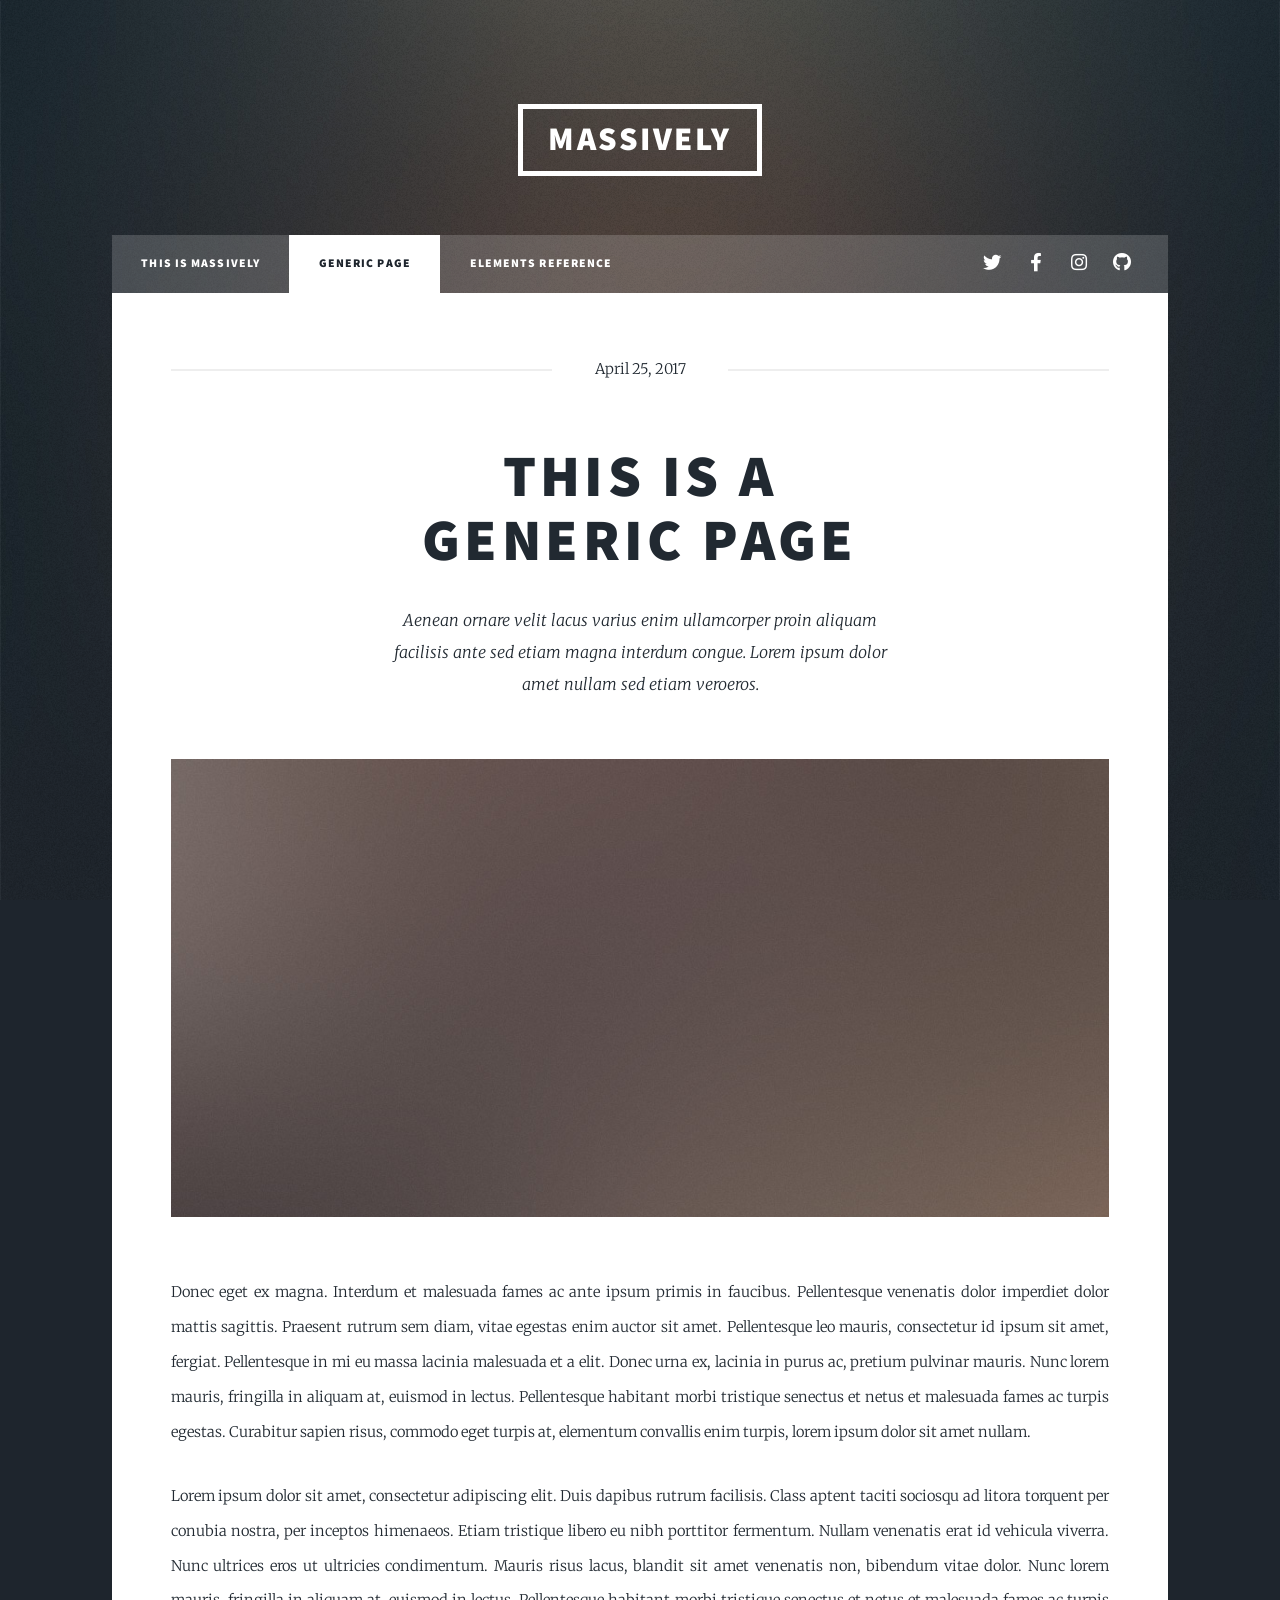
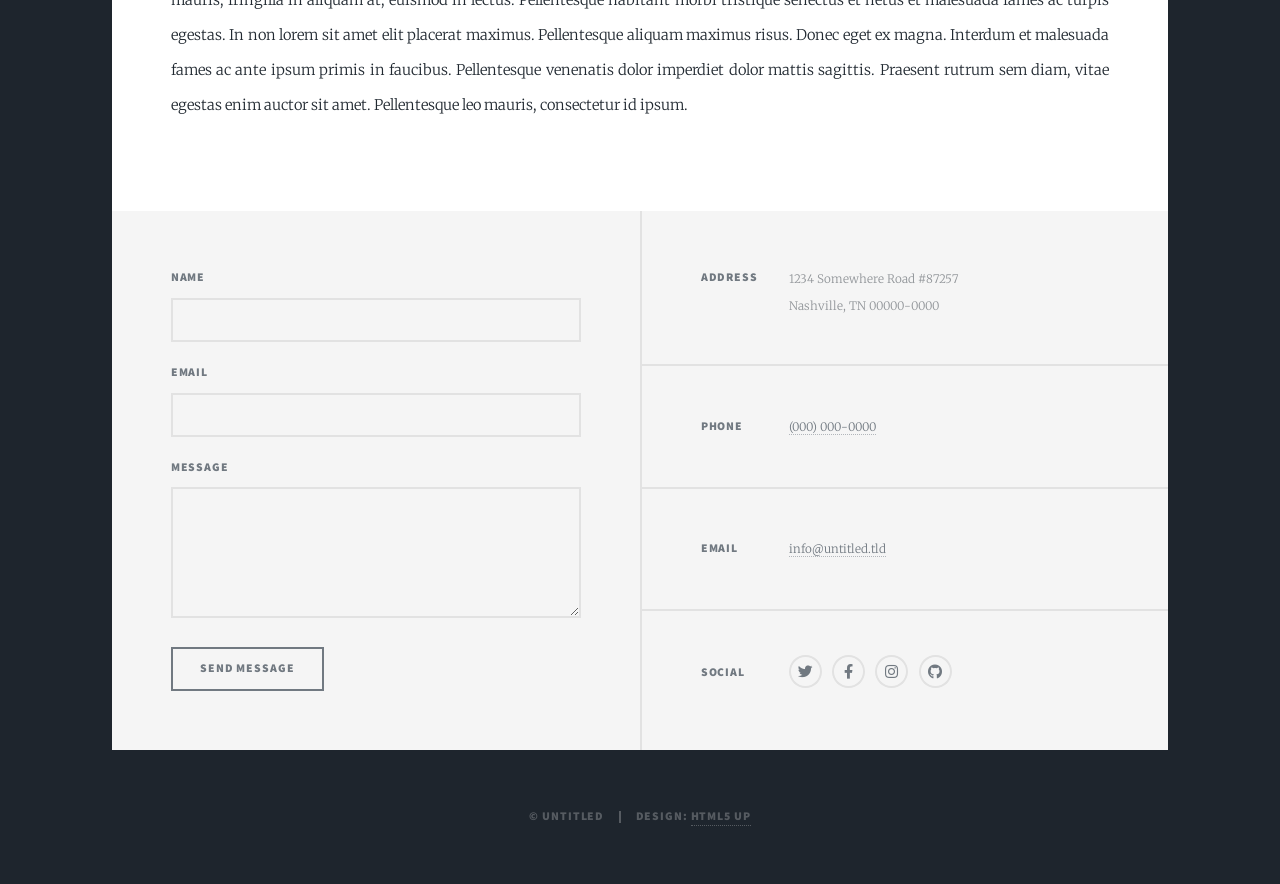
<file: generic.html>
<!DOCTYPE HTML>
<!--
	Massively by HTML5 UP
	html5up.net | @ajlkn
	Free for personal and commercial use under the CCA 3.0 license (html5up.net/license)
-->
<html>
	<head>
		<title>Generic Page - Massively by HTML5 UP</title>
		<meta charset="utf-8" />
		<meta name="viewport" content="width=device-width, initial-scale=1, user-scalable=no" />
		<link rel="stylesheet" href="assets/css/main.css" />
		<noscript><link rel="stylesheet" href="assets/css/noscript.css" /></noscript>
	</head>
	<body class="is-preload">

		<!-- Wrapper -->
			<div id="wrapper">

				<!-- Header -->
					<header id="header">
						<a href="index.html" class="logo">Massively</a>
					</header>

				<!-- Nav -->
					<nav id="nav">
						<ul class="links">
							<li><a href="index.html">This is Massively</a></li>
							<li class="active"><a href="generic.html">Generic Page</a></li>
							<li><a href="elements.html">Elements Reference</a></li>
						</ul>
						<ul class="icons">
							<li><a href="#" class="icon brands fa-twitter"><span class="label">Twitter</span></a></li>
							<li><a href="#" class="icon brands fa-facebook-f"><span class="label">Facebook</span></a></li>
							<li><a href="#" class="icon brands fa-instagram"><span class="label">Instagram</span></a></li>
							<li><a href="#" class="icon brands fa-github"><span class="label">GitHub</span></a></li>
						</ul>
					</nav>

				<!-- Main -->
					<div id="main">

						<!-- Post -->
							<section class="post">
								<header class="major">
									<span class="date">April 25, 2017</span>
									<h1>This is a<br />
									Generic Page</h1>
									<p>Aenean ornare velit lacus varius enim ullamcorper proin aliquam<br />
									facilisis ante sed etiam magna interdum congue. Lorem ipsum dolor<br />
									amet nullam sed etiam veroeros.</p>
								</header>
								<div class="image main"><img src="images/pic01.jpg" alt="" /></div>
								<p>Donec eget ex magna. Interdum et malesuada fames ac ante ipsum primis in faucibus. Pellentesque venenatis dolor imperdiet dolor mattis sagittis. Praesent rutrum sem diam, vitae egestas enim auctor sit amet. Pellentesque leo mauris, consectetur id ipsum sit amet, fergiat. Pellentesque in mi eu massa lacinia malesuada et a elit. Donec urna ex, lacinia in purus ac, pretium pulvinar mauris. Nunc lorem mauris, fringilla in aliquam at, euismod in lectus. Pellentesque habitant morbi tristique senectus et netus et malesuada fames ac turpis egestas. Curabitur sapien risus, commodo eget turpis at, elementum convallis enim turpis, lorem ipsum dolor sit amet nullam.</p>
								<p>Lorem ipsum dolor sit amet, consectetur adipiscing elit. Duis dapibus rutrum facilisis. Class aptent taciti sociosqu ad litora torquent per conubia nostra, per inceptos himenaeos. Etiam tristique libero eu nibh porttitor fermentum. Nullam venenatis erat id vehicula viverra. Nunc ultrices eros ut ultricies condimentum. Mauris risus lacus, blandit sit amet venenatis non, bibendum vitae dolor. Nunc lorem mauris, fringilla in aliquam at, euismod in lectus. Pellentesque habitant morbi tristique senectus et netus et malesuada fames ac turpis egestas. In non lorem sit amet elit placerat maximus. Pellentesque aliquam maximus risus. Donec eget ex magna. Interdum et malesuada fames ac ante ipsum primis in faucibus. Pellentesque venenatis dolor imperdiet dolor mattis sagittis. Praesent rutrum sem diam, vitae egestas enim auctor sit amet. Pellentesque leo mauris, consectetur id ipsum.</p>
							</section>

					</div>

				<!-- Footer -->
					<footer id="footer">
						<section>
							<form method="post" action="#">
								<div class="fields">
									<div class="field">
										<label for="name">Name</label>
										<input type="text" name="name" id="name" />
									</div>
									<div class="field">
										<label for="email">Email</label>
										<input type="text" name="email" id="email" />
									</div>
									<div class="field">
										<label for="message">Message</label>
										<textarea name="message" id="message" rows="3"></textarea>
									</div>
								</div>
								<ul class="actions">
									<li><input type="submit" value="Send Message" /></li>
								</ul>
							</form>
						</section>
						<section class="split contact">
							<section class="alt">
								<h3>Address</h3>
								<p>1234 Somewhere Road #87257<br />
								Nashville, TN 00000-0000</p>
							</section>
							<section>
								<h3>Phone</h3>
								<p><a href="#">(000) 000-0000</a></p>
							</section>
							<section>
								<h3>Email</h3>
								<p><a href="#">info@untitled.tld</a></p>
							</section>
							<section>
								<h3>Social</h3>
								<ul class="icons alt">
									<li><a href="#" class="icon brands alt fa-twitter"><span class="label">Twitter</span></a></li>
									<li><a href="#" class="icon brands alt fa-facebook-f"><span class="label">Facebook</span></a></li>
									<li><a href="#" class="icon brands alt fa-instagram"><span class="label">Instagram</span></a></li>
									<li><a href="#" class="icon brands alt fa-github"><span class="label">GitHub</span></a></li>
								</ul>
							</section>
						</section>
					</footer>

				<!-- Copyright -->
					<div id="copyright">
						<ul><li>&copy; Untitled</li><li>Design: <a href="https://html5up.net">HTML5 UP</a></li></ul>
					</div>

			</div>

		<!-- Scripts -->
			<script src="assets/js/jquery.min.js"></script>
			<script src="assets/js/jquery.scrollex.min.js"></script>
			<script src="assets/js/jquery.scrolly.min.js"></script>
			<script src="assets/js/browser.min.js"></script>
			<script src="assets/js/breakpoints.min.js"></script>
			<script src="assets/js/util.js"></script>
			<script src="assets/js/main.js"></script>

	</body>
</html>
</file>
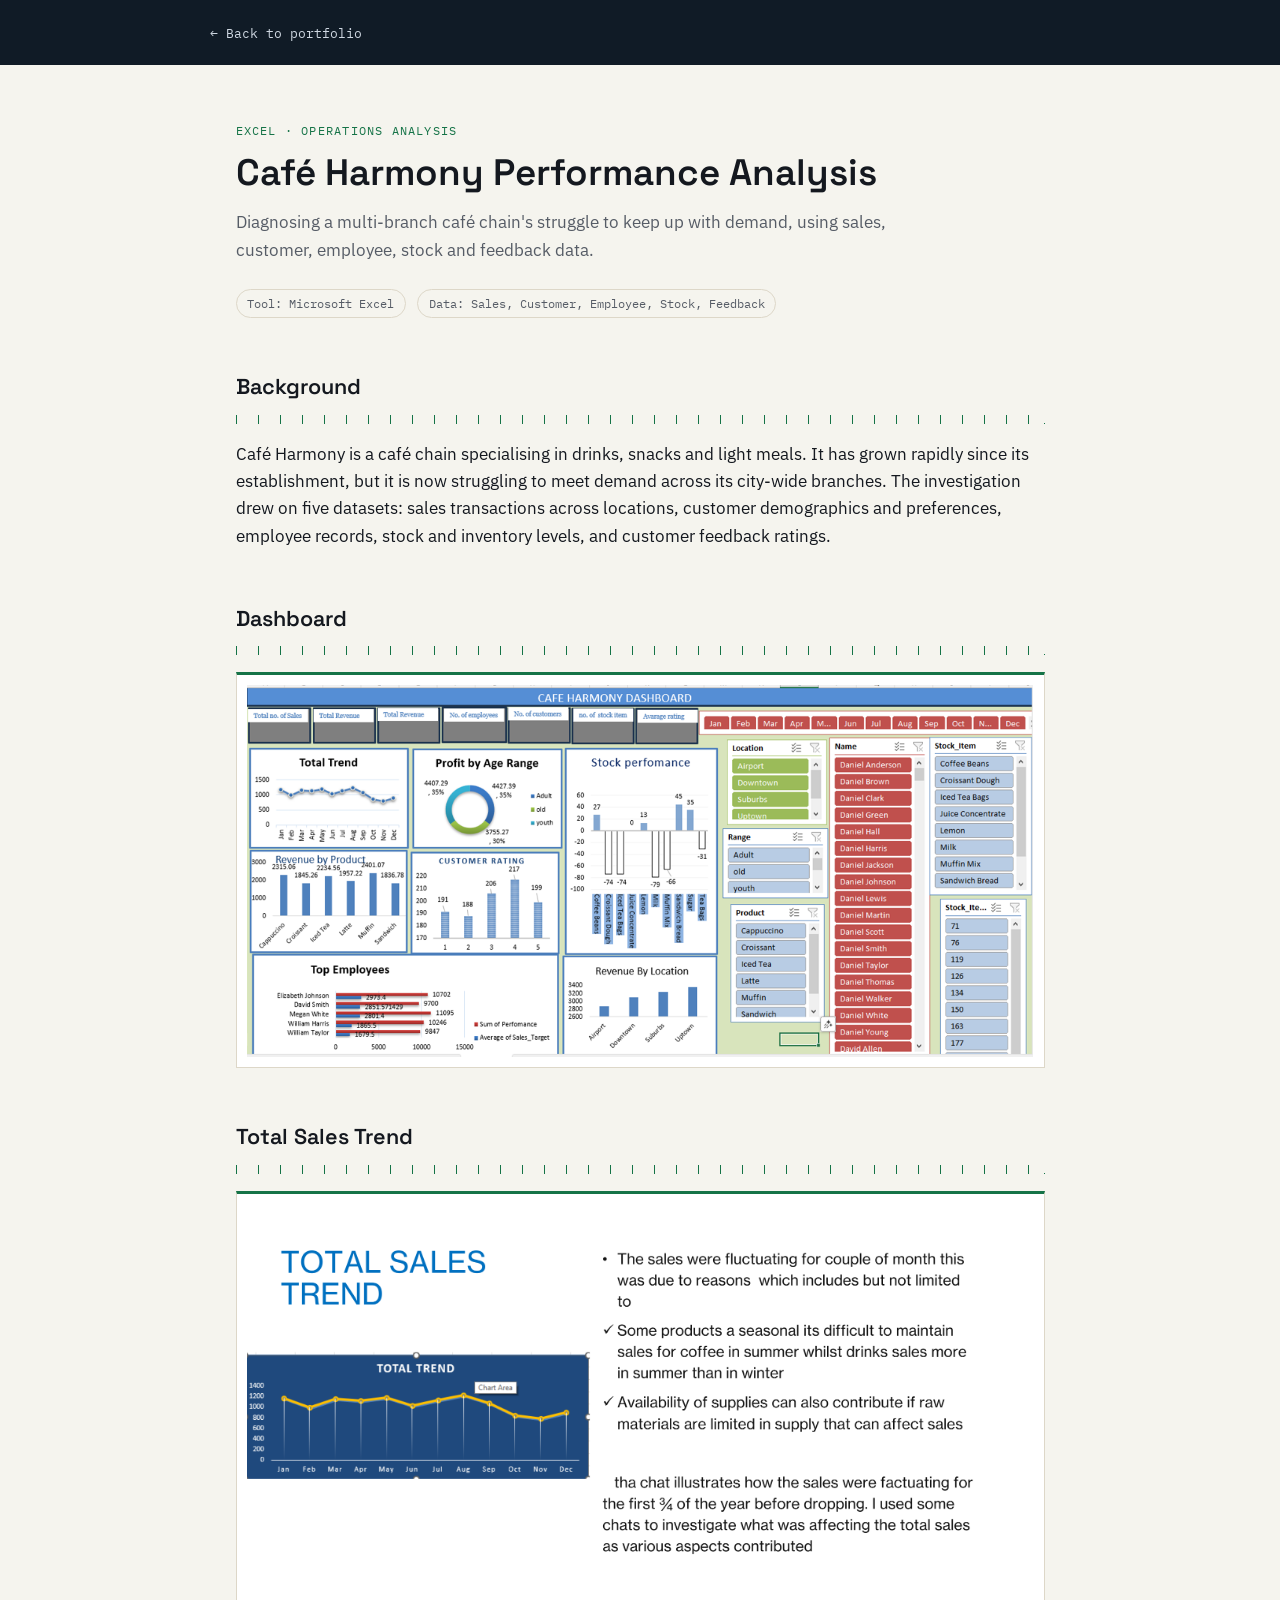
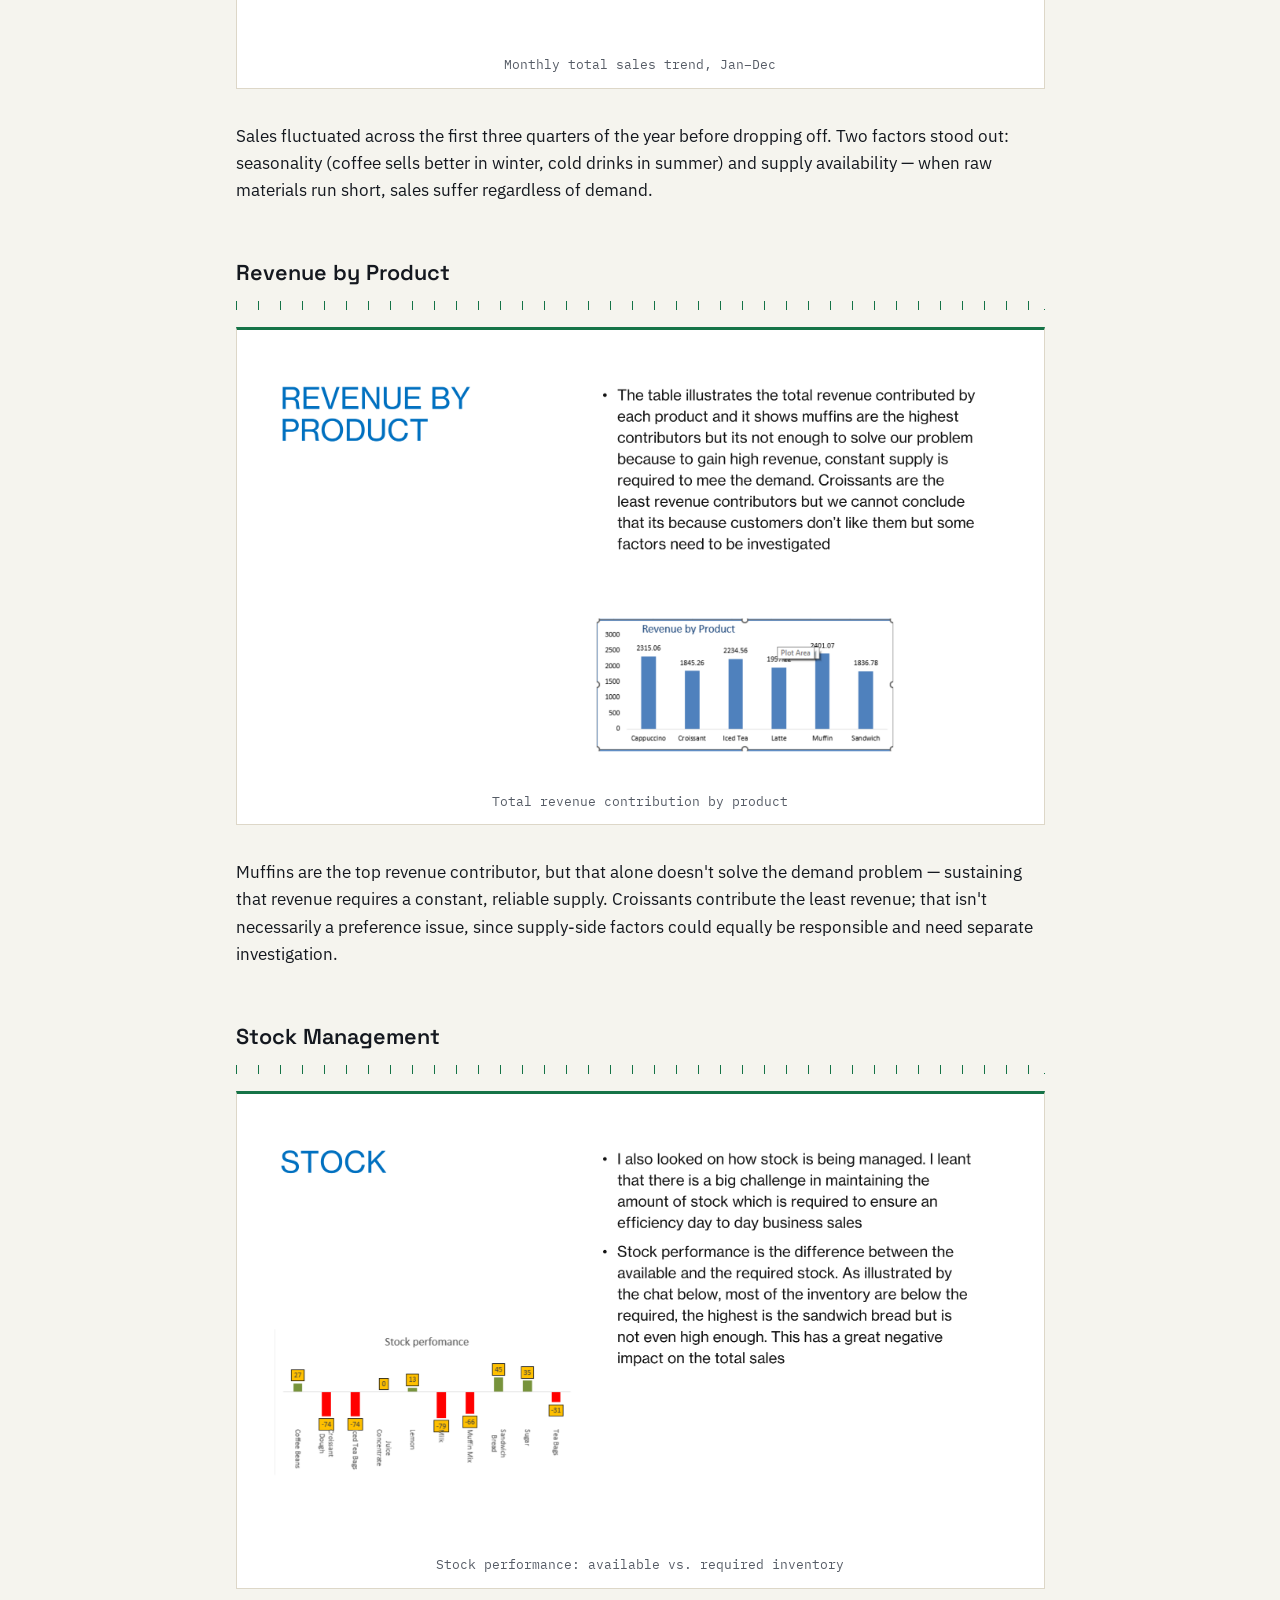
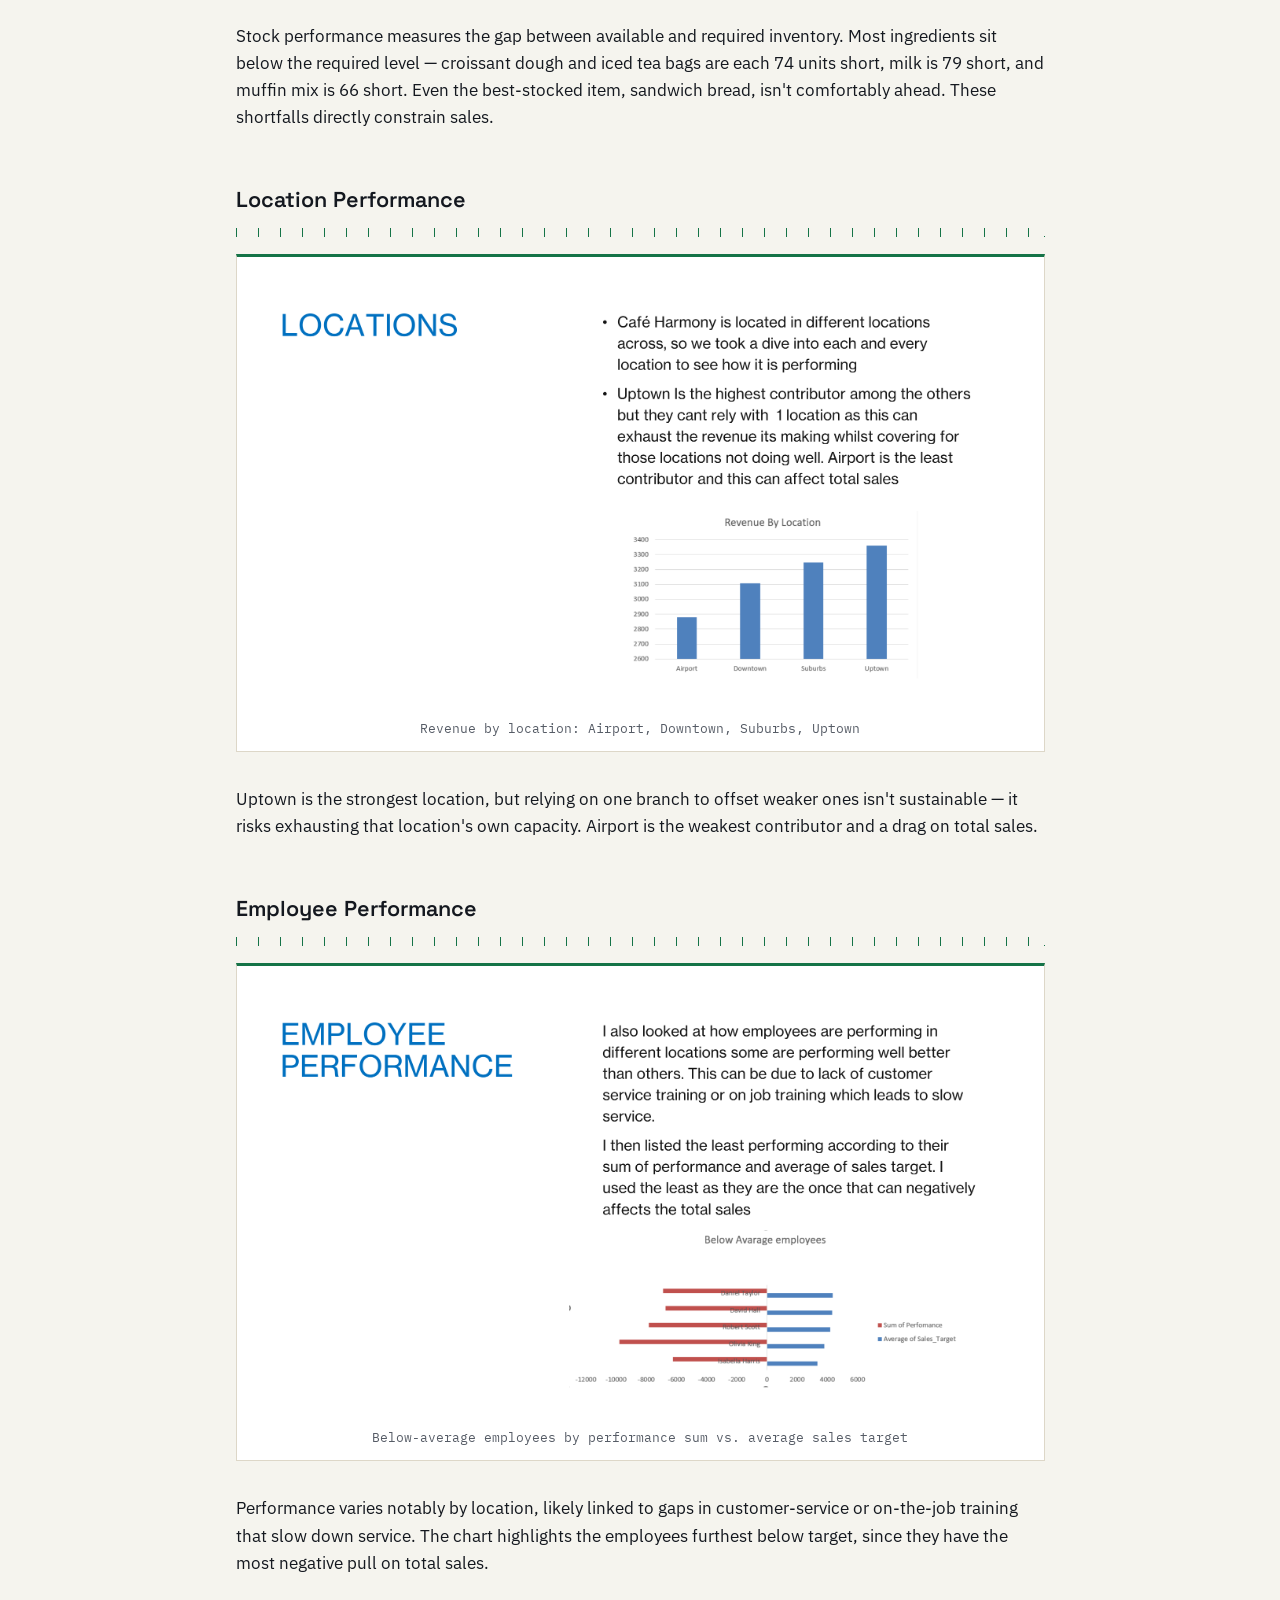
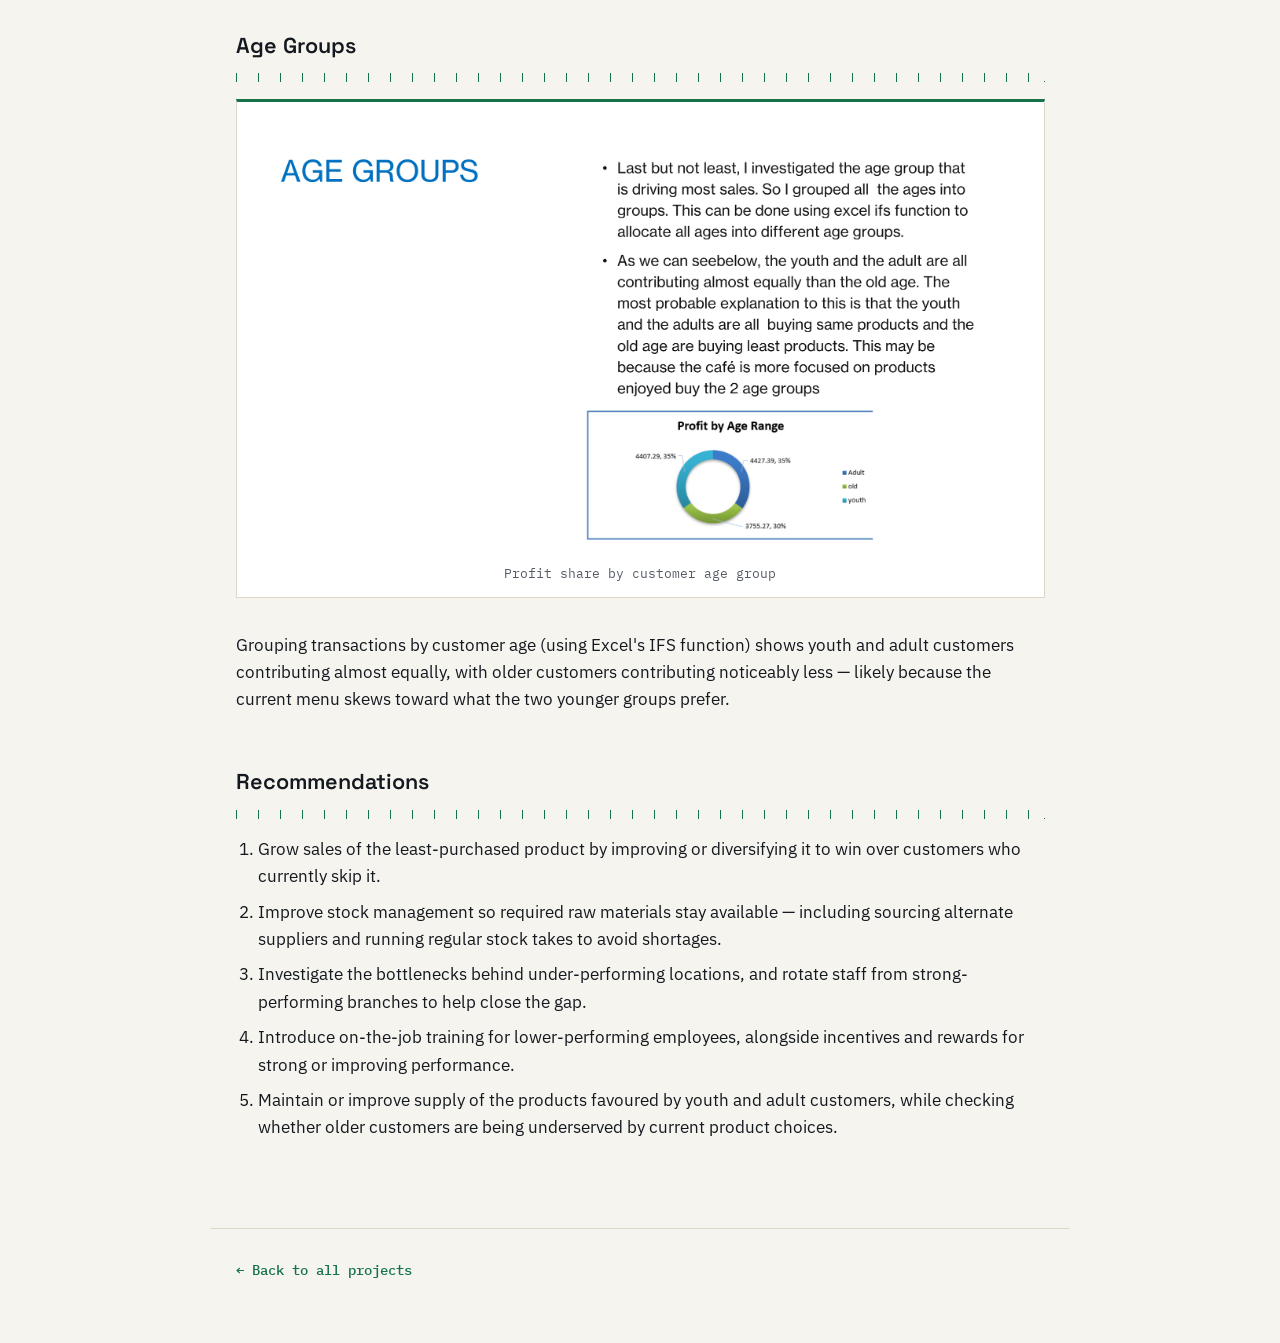
<file: projects/cafe-harmony.html>
<!DOCTYPE HTML>
<html lang="en">
	<head>
		<title>Café Harmony Performance Analysis | Shingirai Elvin Goni</title>
		<meta charset="utf-8" />
		<meta name="viewport" content="width=device-width, initial-scale=1" />
		<link rel="preconnect" href="https://fonts.googleapis.com" />
		<link rel="preconnect" href="https://fonts.gstatic.com" crossorigin />
		<link href="https://fonts.googleapis.com/css2?family=Space+Grotesk:wght@500;600;700&family=IBM+Plex+Mono:wght@400;500;600&family=IBM+Plex+Sans:wght@400;500;600&display=swap" rel="stylesheet" />
		<link rel="stylesheet" href="../assets/css/design.css" />
		<link rel="stylesheet" href="../assets/css/project.css" />
	</head>
	<body class="project" data-tool="excel">

		<header class="project-header">
			<div class="inner">
				<a href="../index.html" class="back">&larr; Back to portfolio</a>
			</div>
		</header>

		<div class="project-hero">
			<span class="tag">Excel &middot; Operations Analysis</span>
			<h1>Café Harmony Performance Analysis</h1>
			<p class="dek">Diagnosing a multi-branch café chain's struggle to keep up with demand, using sales, customer, employee, stock and feedback data.</p>
			<div class="meta-row">
				<span>Tool: Microsoft Excel</span>
				<span>Data: Sales, Customer, Employee, Stock, Feedback</span>
			</div>
		</div>

		<article class="project-body">

			<h2>Background</h2>
			<div class="axis-rule"></div>
			<p>Café Harmony is a café chain specialising in drinks, snacks and light meals. It has grown rapidly since its establishment, but it is now struggling to meet demand across its city-wide branches. The investigation drew on five datasets: sales transactions across locations, customer demographics and preferences, employee records, stock and inventory levels, and customer feedback ratings.</p>
		
			<h2>Dashboard</h2>
			<div class="axis-rule"></div>

			<figure class="dashboard">
   			 <img src="../images/projects/cafe-harmony-dashboard.png" alt="Café Harmony Performance Dashboard">
				</figure>
			<h2>Total Sales Trend</h2>
			<div class="axis-rule"></div>
			<figure class="dashboard">
				<img src="../images/projects/cafe-harmony-sales-trend.png" alt="Café Harmony total sales trend chart by month" />
				<figcaption>Monthly total sales trend, Jan&ndash;Dec</figcaption>
			</figure>
			<p>Sales fluctuated across the first three quarters of the year before dropping off. Two factors stood out: seasonality (coffee sells better in winter, cold drinks in summer) and supply availability &mdash; when raw materials run short, sales suffer regardless of demand.</p>

			<h2>Revenue by Product</h2>
			<div class="axis-rule"></div>
			<figure class="dashboard">
				<img src="../images/projects/cafe-harmony-revenue-by-product.png" alt="Revenue by product chart" />
				<figcaption>Total revenue contribution by product</figcaption>
			</figure>
			<p>Muffins are the top revenue contributor, but that alone doesn't solve the demand problem &mdash; sustaining that revenue requires a constant, reliable supply. Croissants contribute the least revenue; that isn't necessarily a preference issue, since supply-side factors could equally be responsible and need separate investigation.</p>

			<h2>Stock Management</h2>
			<div class="axis-rule"></div>
			<figure class="dashboard">
				<img src="../images/projects/cafe-harmony-stock.png" alt="Stock performance chart showing shortfalls by ingredient" />
				<figcaption>Stock performance: available vs. required inventory</figcaption>
			</figure>
			<p>Stock performance measures the gap between available and required inventory. Most ingredients sit below the required level &mdash; croissant dough and iced tea bags are each 74 units short, milk is 79 short, and muffin mix is 66 short. Even the best-stocked item, sandwich bread, isn't comfortably ahead. These shortfalls directly constrain sales.</p>

			<h2>Location Performance</h2>
			<div class="axis-rule"></div>
			<figure class="dashboard">
				<img src="../images/projects/cafe-harmony-locations.png" alt="Revenue by location chart" />
				<figcaption>Revenue by location: Airport, Downtown, Suburbs, Uptown</figcaption>
			</figure>
			<p>Uptown is the strongest location, but relying on one branch to offset weaker ones isn't sustainable &mdash; it risks exhausting that location's own capacity. Airport is the weakest contributor and a drag on total sales.</p>

			<h2>Employee Performance</h2>
			<div class="axis-rule"></div>
			<figure class="dashboard">
				<img src="../images/projects/cafe-harmony-employee-performance.png" alt="Below-average employee performance chart" />
				<figcaption>Below-average employees by performance sum vs. average sales target</figcaption>
			</figure>
			<p>Performance varies notably by location, likely linked to gaps in customer-service or on-the-job training that slow down service. The chart highlights the employees furthest below target, since they have the most negative pull on total sales.</p>

			<h2>Age Groups</h2>
			<div class="axis-rule"></div>
			<figure class="dashboard">
				<img src="../images/projects/cafe-harmony-age-groups.png" alt="Profit by age range donut chart" />
				<figcaption>Profit share by customer age group</figcaption>
			</figure>
			<p>Grouping transactions by customer age (using Excel's IFS function) shows youth and adult customers contributing almost equally, with older customers contributing noticeably less &mdash; likely because the current menu skews toward what the two younger groups prefer.</p>

			<h2>Recommendations</h2>
			<div class="axis-rule"></div>
			<ol>
				<li>Grow sales of the least-purchased product by improving or diversifying it to win over customers who currently skip it.</li>
				<li>Improve stock management so required raw materials stay available &mdash; including sourcing alternate suppliers and running regular stock takes to avoid shortages.</li>
				<li>Investigate the bottlenecks behind under-performing locations, and rotate staff from strong-performing branches to help close the gap.</li>
				<li>Introduce on-the-job training for lower-performing employees, alongside incentives and rewards for strong or improving performance.</li>
				<li>Maintain or improve supply of the products favoured by youth and adult customers, while checking whether older customers are being underserved by current product choices.</li>
			</ol>

		</article>

		<footer class="project-footer">
			<a href="../index.html">&larr; Back to all projects</a>
		</footer>

	</body>
</html>
</file>
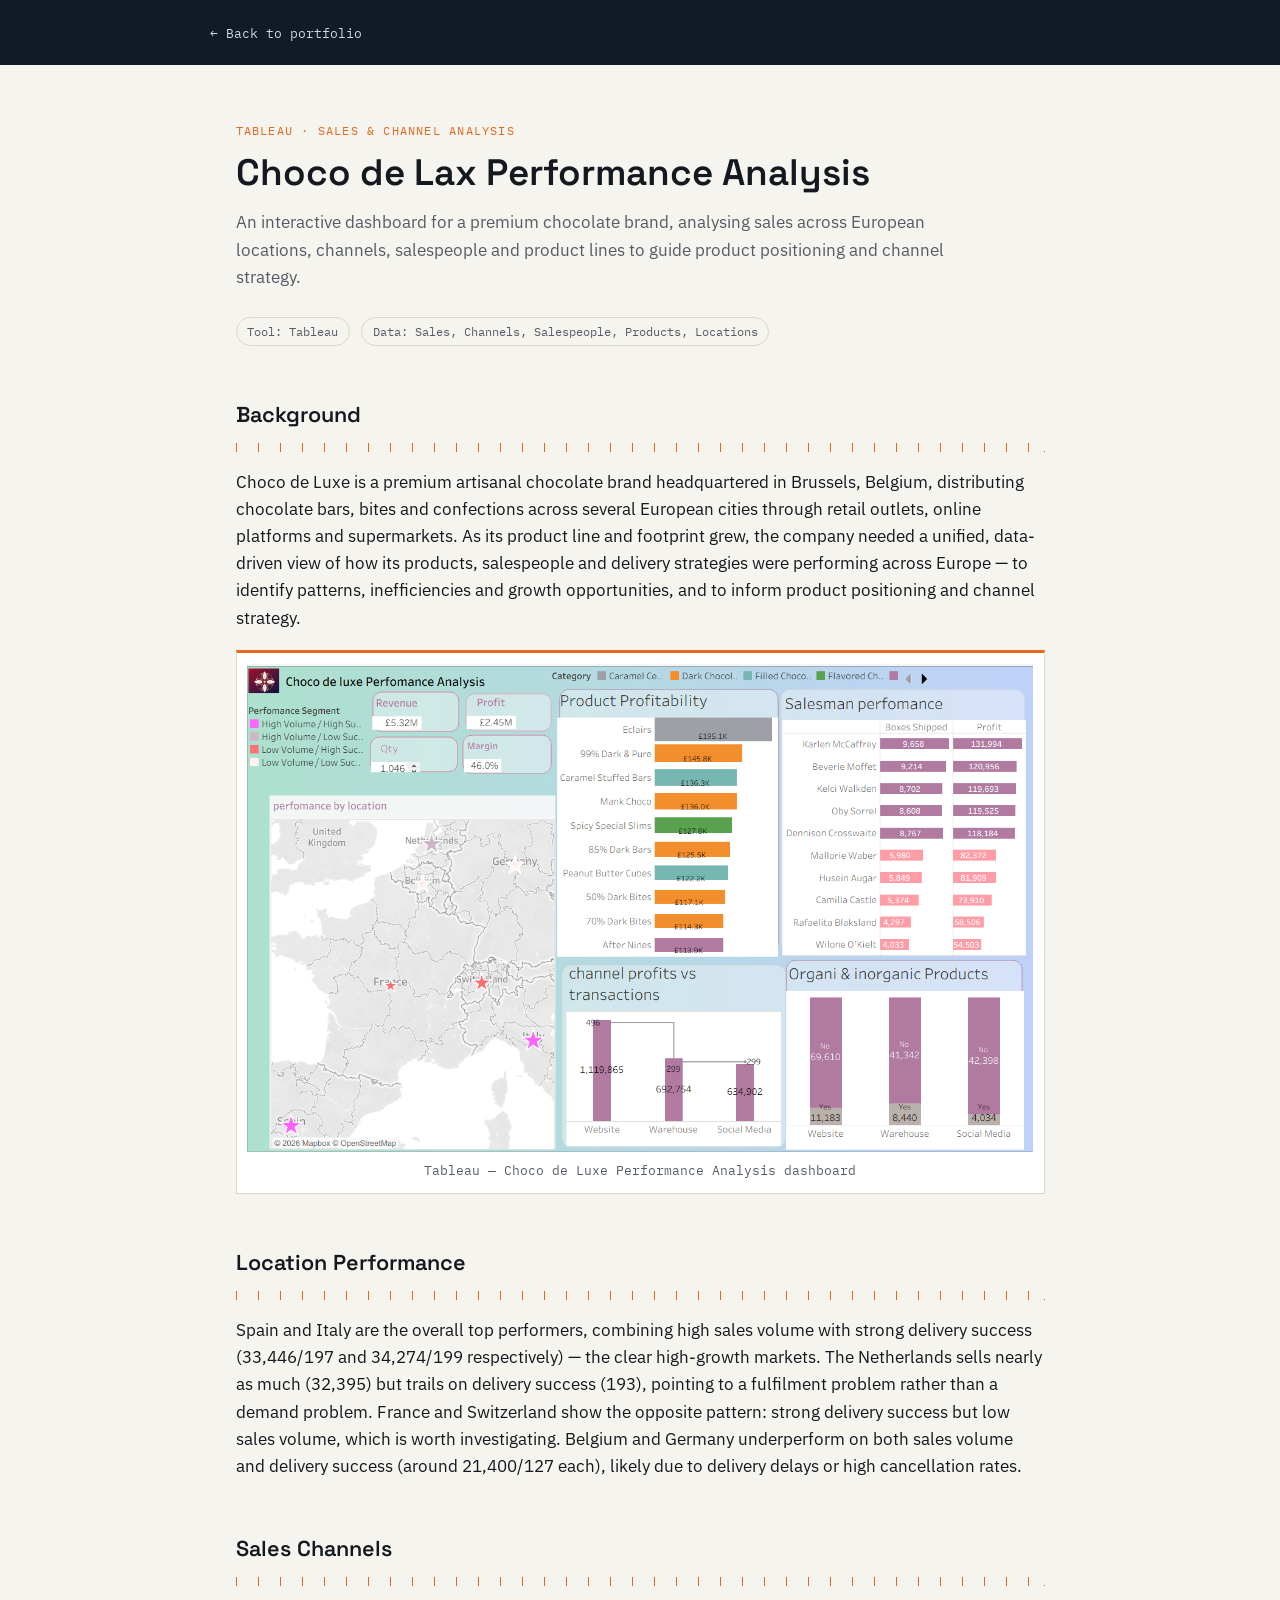
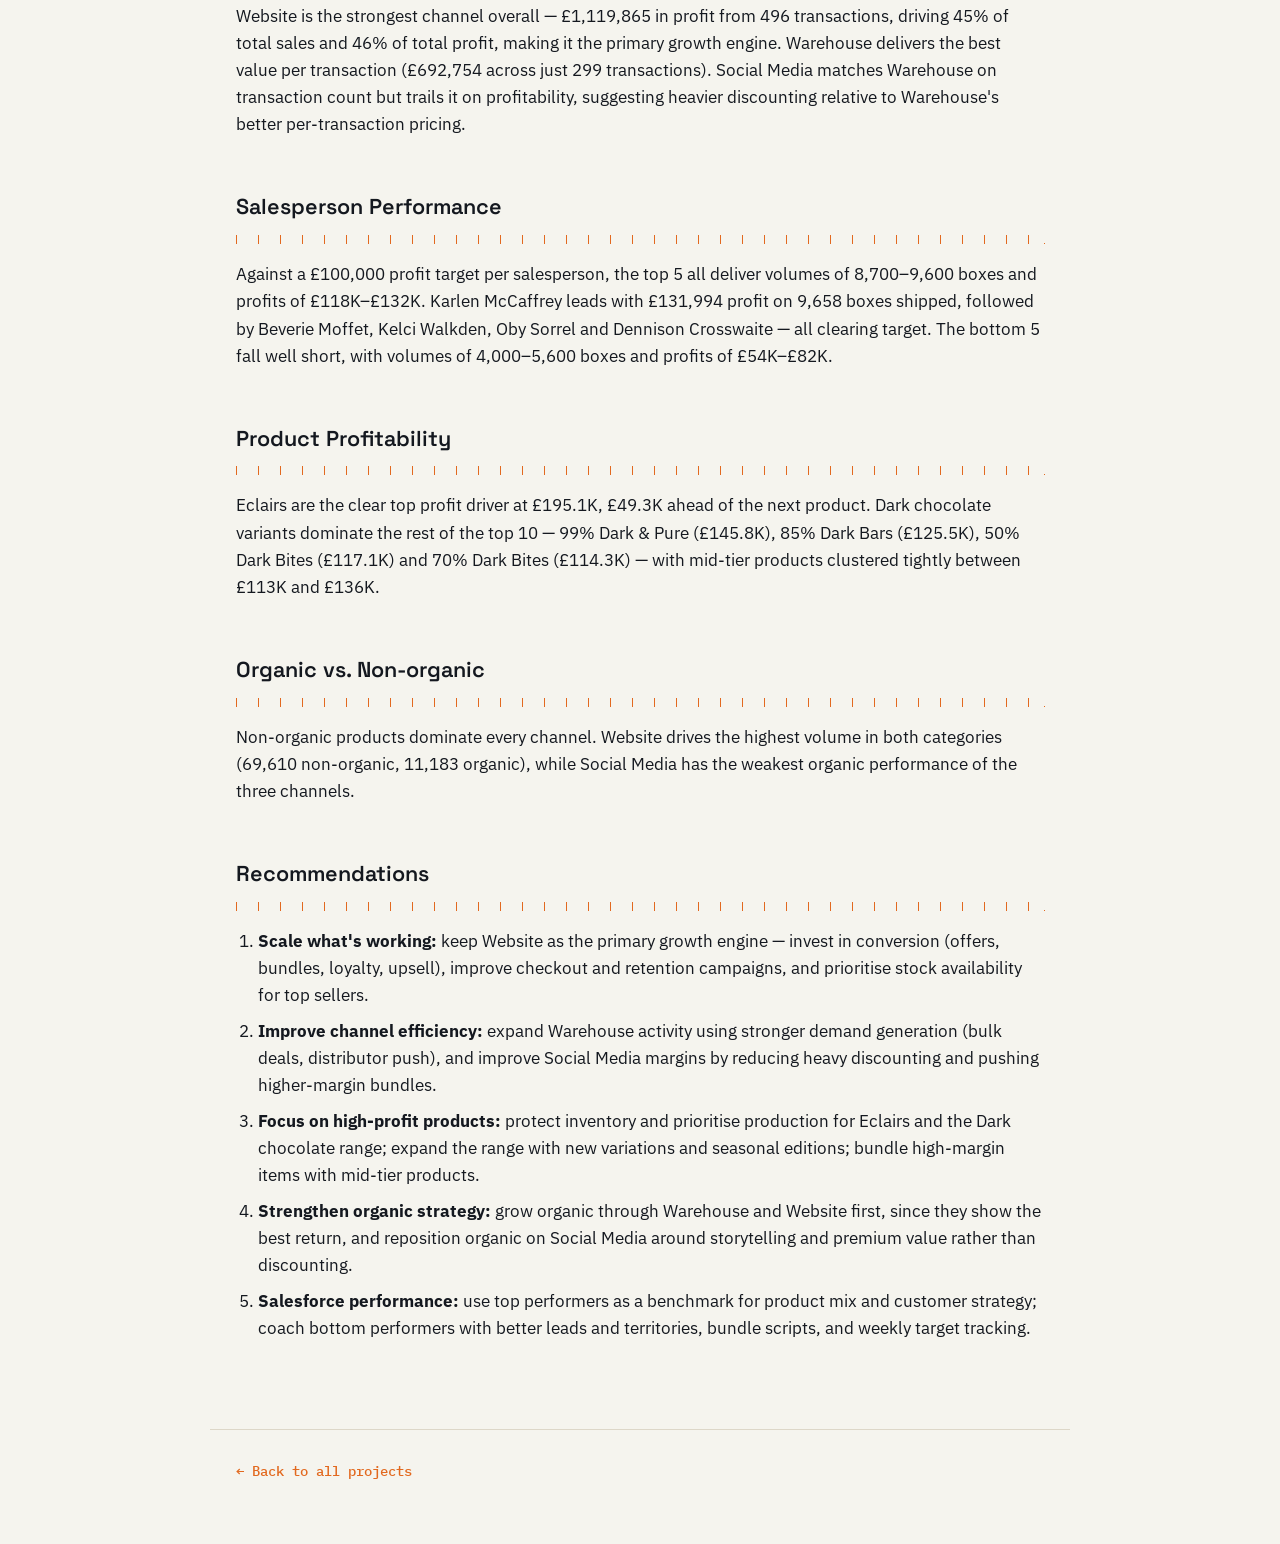
<file: projects/choco-de-lax.html>
<!DOCTYPE HTML>
<html lang="en">
	<head>
		<title>Choco de Lax Performance Analysis | Shingirai Elvin Goni</title>
		<meta charset="utf-8" />
		<meta name="viewport" content="width=device-width, initial-scale=1" />
		<link rel="preconnect" href="https://fonts.googleapis.com" />
		<link rel="preconnect" href="https://fonts.gstatic.com" crossorigin />
		<link href="https://fonts.googleapis.com/css2?family=Space+Grotesk:wght@500;600;700&family=IBM+Plex+Mono:wght@400;500;600&family=IBM+Plex+Sans:wght@400;500;600&display=swap" rel="stylesheet" />
		<link rel="stylesheet" href="../assets/css/design.css" />
		<link rel="stylesheet" href="../assets/css/project.css" />
	</head>
	<body class="project" data-tool="tableau">

		<header class="project-header">
			<div class="inner">
				<a href="../index.html" class="back">&larr; Back to portfolio</a>
			</div>
		</header>

		<div class="project-hero">
			<span class="tag">Tableau &middot; Sales &amp; Channel Analysis</span>
			<h1>Choco de Lax Performance Analysis</h1>
			<p class="dek">An interactive dashboard for a premium chocolate brand, analysing sales across European locations, channels, salespeople and product lines to guide product positioning and channel strategy.</p>
			<div class="meta-row">
				<span>Tool: Tableau</span>
				<span>Data: Sales, Channels, Salespeople, Products, Locations</span>
			</div>
		</div>

		<article class="project-body">

			<h2>Background</h2>
			<div class="axis-rule"></div>
			<p>Choco de Luxe is a premium artisanal chocolate brand headquartered in Brussels, Belgium, distributing chocolate bars, bites and confections across several European cities through retail outlets, online platforms and supermarkets. As its product line and footprint grew, the company needed a unified, data-driven view of how its products, salespeople and delivery strategies were performing across Europe &mdash; to identify patterns, inefficiencies and growth opportunities, and to inform product positioning and channel strategy.</p>

			<figure class="dashboard">
				<img src="../images/projects/choco-de-lax-dashboard.png" alt="Choco de Luxe Tableau performance dashboard" />
				<figcaption>Tableau &mdash; Choco de Luxe Performance Analysis dashboard</figcaption>
			</figure>

			<h2>Location Performance</h2>
			<div class="axis-rule"></div>
			<p>Spain and Italy are the overall top performers, combining high sales volume with strong delivery success (33,446/197 and 34,274/199 respectively) &mdash; the clear high-growth markets. The Netherlands sells nearly as much (32,395) but trails on delivery success (193), pointing to a fulfilment problem rather than a demand problem. France and Switzerland show the opposite pattern: strong delivery success but low sales volume, which is worth investigating. Belgium and Germany underperform on both sales volume and delivery success (around 21,400/127 each), likely due to delivery delays or high cancellation rates.</p>

			<h2>Sales Channels</h2>
			<div class="axis-rule"></div>
			<p>Website is the strongest channel overall &mdash; &pound;1,119,865 in profit from 496 transactions, driving 45% of total sales and 46% of total profit, making it the primary growth engine. Warehouse delivers the best value per transaction (&pound;692,754 across just 299 transactions). Social Media matches Warehouse on transaction count but trails it on profitability, suggesting heavier discounting relative to Warehouse's better per-transaction pricing.</p>

			<h2>Salesperson Performance</h2>
			<div class="axis-rule"></div>
			<p>Against a &pound;100,000 profit target per salesperson, the top 5 all deliver volumes of 8,700&ndash;9,600 boxes and profits of &pound;118K&ndash;&pound;132K. Karlen McCaffrey leads with &pound;131,994 profit on 9,658 boxes shipped, followed by Beverie Moffet, Kelci Walkden, Oby Sorrel and Dennison Crosswaite &mdash; all clearing target. The bottom 5 fall well short, with volumes of 4,000&ndash;5,600 boxes and profits of &pound;54K&ndash;&pound;82K.</p>

			<h2>Product Profitability</h2>
			<div class="axis-rule"></div>
			<p>Eclairs are the clear top profit driver at &pound;195.1K, &pound;49.3K ahead of the next product. Dark chocolate variants dominate the rest of the top 10 &mdash; 99% Dark &amp; Pure (&pound;145.8K), 85% Dark Bars (&pound;125.5K), 50% Dark Bites (&pound;117.1K) and 70% Dark Bites (&pound;114.3K) &mdash; with mid-tier products clustered tightly between &pound;113K and &pound;136K.</p>

			<h2>Organic vs. Non-organic</h2>
			<div class="axis-rule"></div>
			<p>Non-organic products dominate every channel. Website drives the highest volume in both categories (69,610 non-organic, 11,183 organic), while Social Media has the weakest organic performance of the three channels.</p>

			<h2>Recommendations</h2>
			<div class="axis-rule"></div>
			<ol>
				<li><strong>Scale what's working:</strong> keep Website as the primary growth engine &mdash; invest in conversion (offers, bundles, loyalty, upsell), improve checkout and retention campaigns, and prioritise stock availability for top sellers.</li>
				<li><strong>Improve channel efficiency:</strong> expand Warehouse activity using stronger demand generation (bulk deals, distributor push), and improve Social Media margins by reducing heavy discounting and pushing higher-margin bundles.</li>
				<li><strong>Focus on high-profit products:</strong> protect inventory and prioritise production for Eclairs and the Dark chocolate range; expand the range with new variations and seasonal editions; bundle high-margin items with mid-tier products.</li>
				<li><strong>Strengthen organic strategy:</strong> grow organic through Warehouse and Website first, since they show the best return, and reposition organic on Social Media around storytelling and premium value rather than discounting.</li>
				<li><strong>Salesforce performance:</strong> use top performers as a benchmark for product mix and customer strategy; coach bottom performers with better leads and territories, bundle scripts, and weekly target tracking.</li>
			</ol>

		</article>

		<footer class="project-footer">
			<a href="../index.html">&larr; Back to all projects</a>
		</footer>

	</body>
</html>
</file>
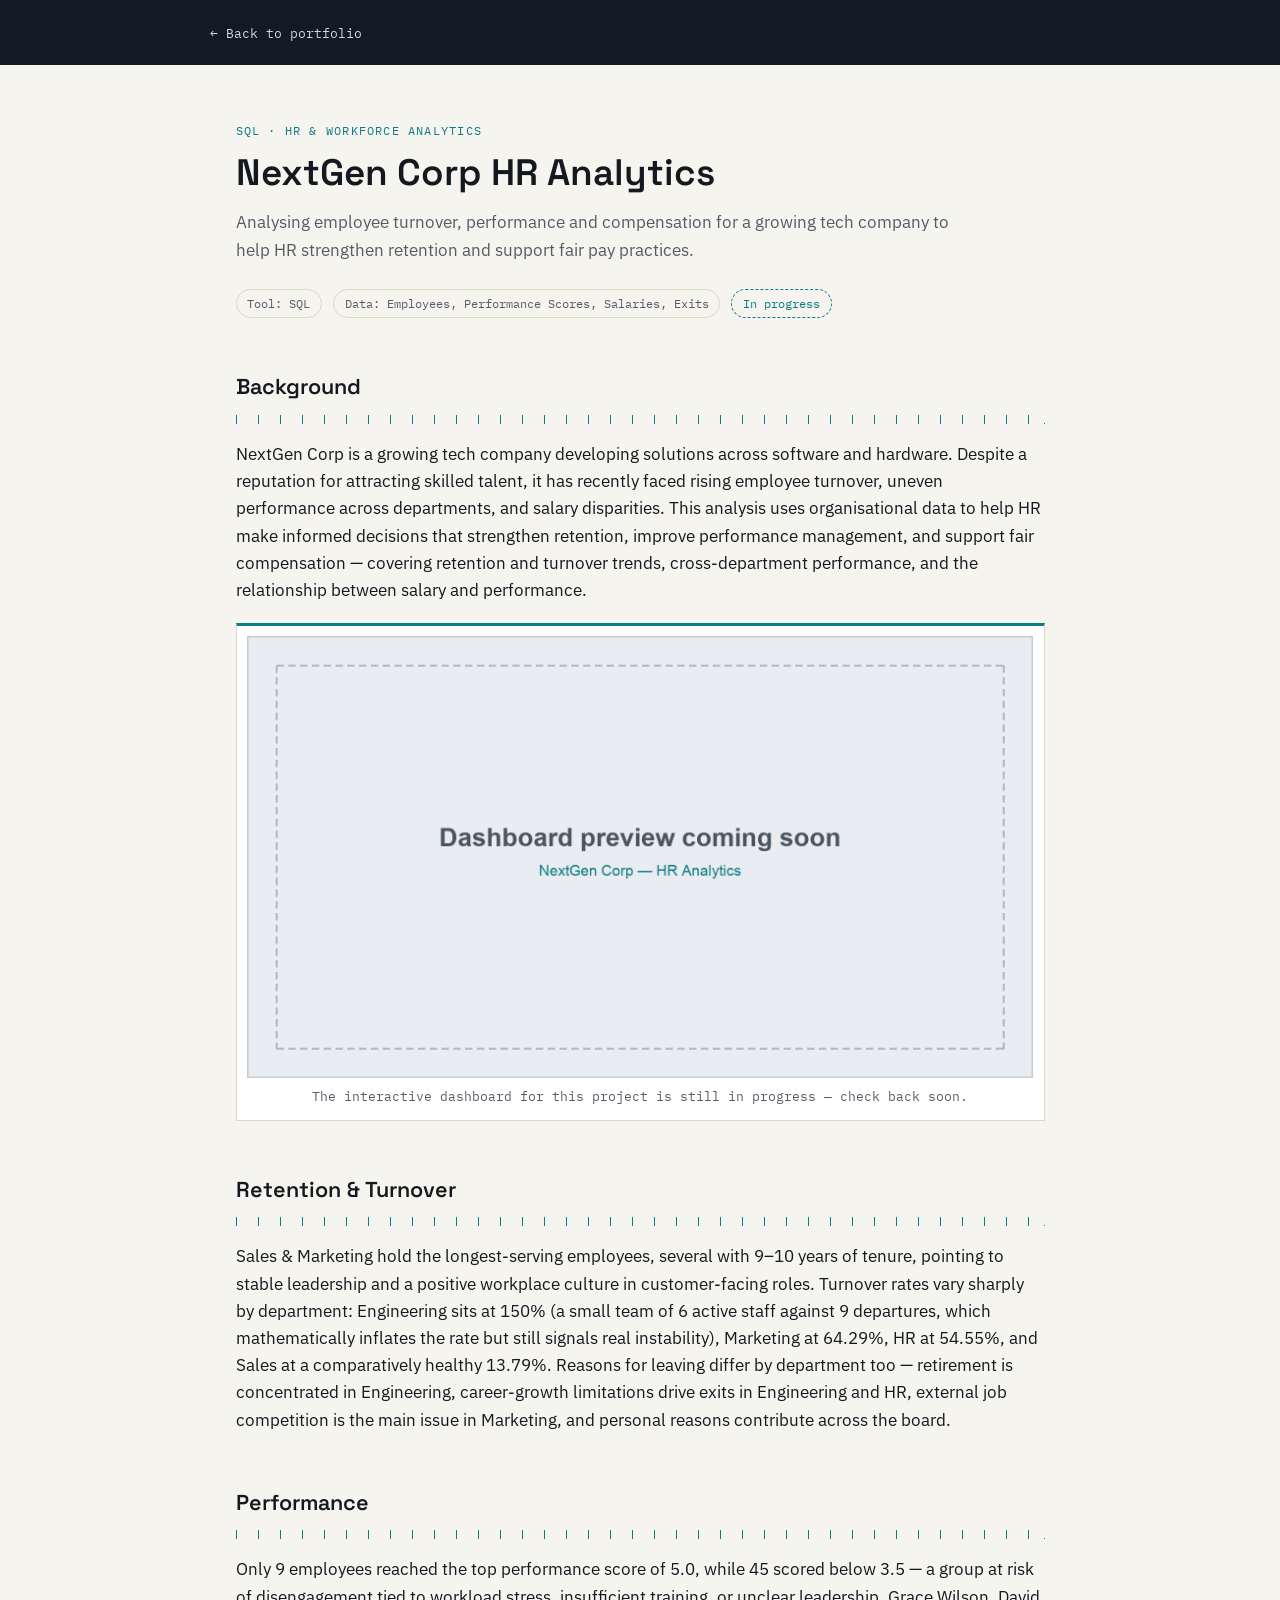
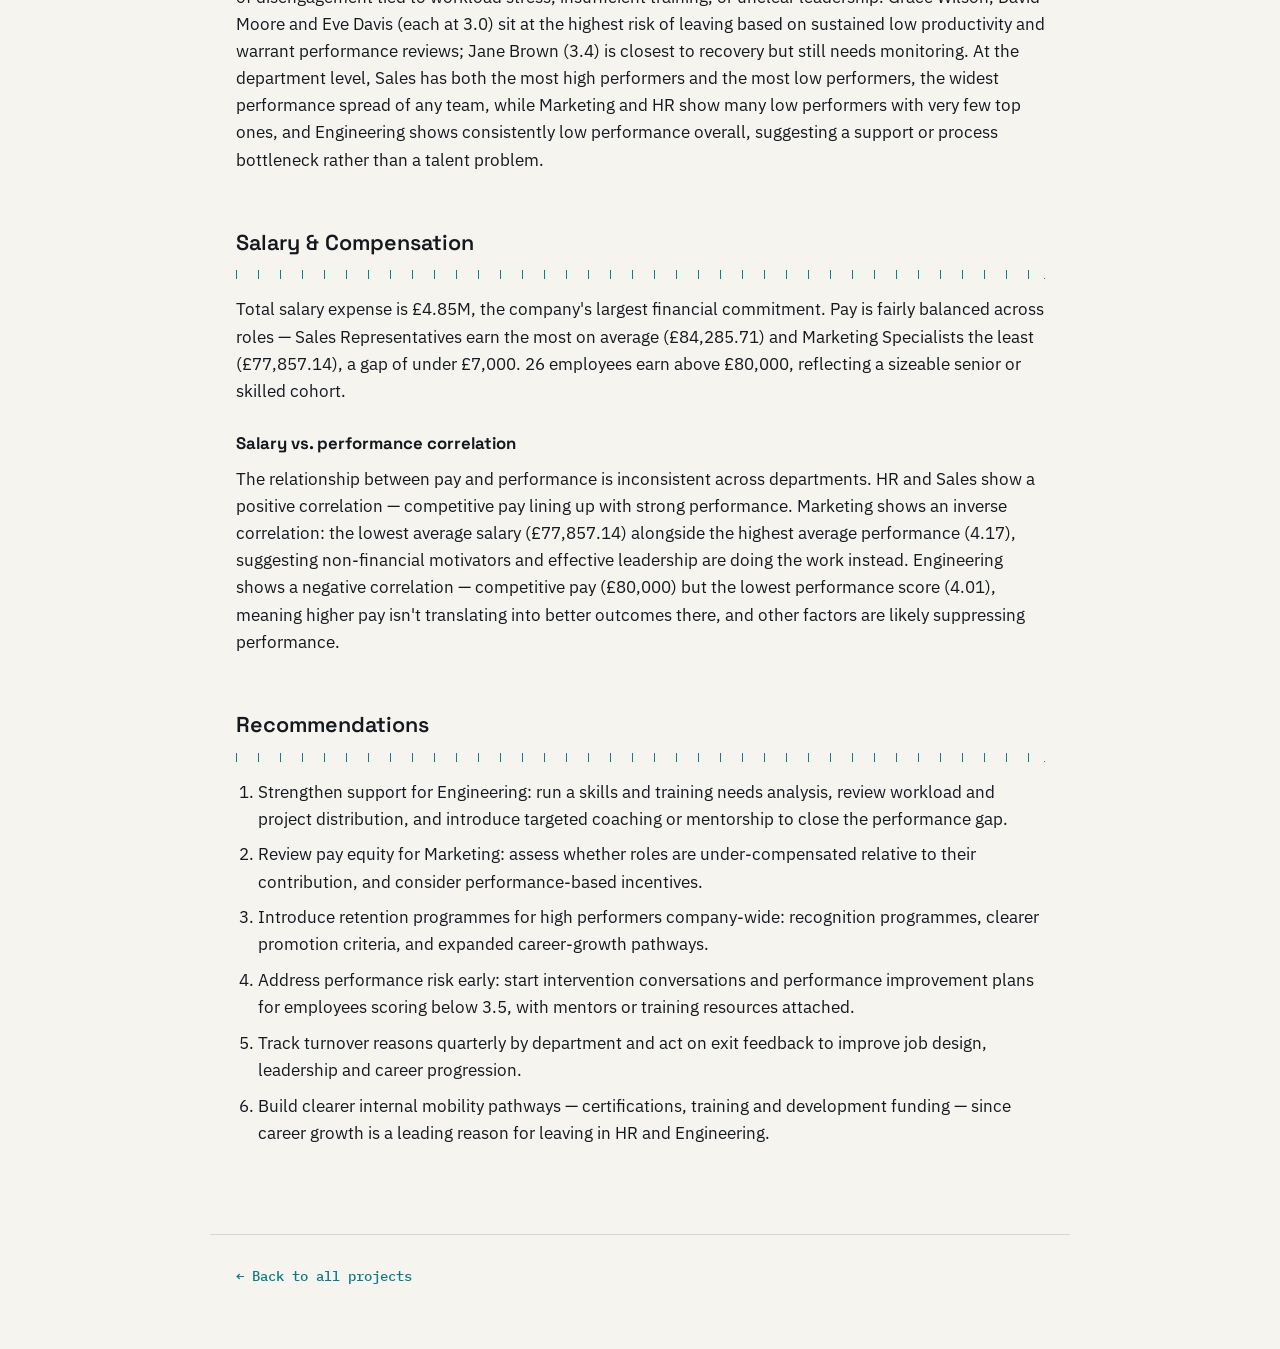
<file: projects/nextgen-corp.html>
<!DOCTYPE HTML>
<html lang="en">
	<head>
		<title>NextGen Corp HR Analytics | Shingirai Elvin Goni</title>
		<meta charset="utf-8" />
		<meta name="viewport" content="width=device-width, initial-scale=1" />
		<link rel="preconnect" href="https://fonts.googleapis.com" />
		<link rel="preconnect" href="https://fonts.gstatic.com" crossorigin />
		<link href="https://fonts.googleapis.com/css2?family=Space+Grotesk:wght@500;600;700&family=IBM+Plex+Mono:wght@400;500;600&family=IBM+Plex+Sans:wght@400;500;600&display=swap" rel="stylesheet" />
		<link rel="stylesheet" href="../assets/css/design.css" />
		<link rel="stylesheet" href="../assets/css/project.css" />
	</head>
	<body class="project" data-tool="sql">

		<header class="project-header">
			<div class="inner">
				<a href="../index.html" class="back">&larr; Back to portfolio</a>
			</div>
		</header>

		<div class="project-hero">
			<span class="tag">SQL &middot; HR &amp; Workforce Analytics</span>
			<h1>NextGen Corp HR Analytics</h1>
			<p class="dek">Analysing employee turnover, performance and compensation for a growing tech company to help HR strengthen retention and support fair pay practices.</p>
			<div class="meta-row">
				<span>Tool: SQL</span>
				<span>Data: Employees, Performance Scores, Salaries, Exits</span>
				<span class="status">In progress</span>
			</div>
		</div>

		<article class="project-body">

			<h2>Background</h2>
			<div class="axis-rule"></div>
			<p>NextGen Corp is a growing tech company developing solutions across software and hardware. Despite a reputation for attracting skilled talent, it has recently faced rising employee turnover, uneven performance across departments, and salary disparities. This analysis uses organisational data to help HR make informed decisions that strengthen retention, improve performance management, and support fair compensation &mdash; covering retention and turnover trends, cross-department performance, and the relationship between salary and performance.</p>

			<figure class="dashboard">
				<img src="../images/projects/nextgen-corp-placeholder.png" alt="NextGen Corp dashboard placeholder — preview coming soon" />
				<figcaption>The interactive dashboard for this project is still in progress &mdash; check back soon.</figcaption>
			</figure>

			<h2>Retention &amp; Turnover</h2>
			<div class="axis-rule"></div>
			<p>Sales &amp; Marketing hold the longest-serving employees, several with 9&ndash;10 years of tenure, pointing to stable leadership and a positive workplace culture in customer-facing roles. Turnover rates vary sharply by department: Engineering sits at 150% (a small team of 6 active staff against 9 departures, which mathematically inflates the rate but still signals real instability), Marketing at 64.29%, HR at 54.55%, and Sales at a comparatively healthy 13.79%. Reasons for leaving differ by department too &mdash; retirement is concentrated in Engineering, career-growth limitations drive exits in Engineering and HR, external job competition is the main issue in Marketing, and personal reasons contribute across the board.</p>

			<h2>Performance</h2>
			<div class="axis-rule"></div>
			<p>Only 9 employees reached the top performance score of 5.0, while 45 scored below 3.5 &mdash; a group at risk of disengagement tied to workload stress, insufficient training, or unclear leadership. Grace Wilson, David Moore and Eve Davis (each at 3.0) sit at the highest risk of leaving based on sustained low productivity and warrant performance reviews; Jane Brown (3.4) is closest to recovery but still needs monitoring. At the department level, Sales has both the most high performers and the most low performers, the widest performance spread of any team, while Marketing and HR show many low performers with very few top ones, and Engineering shows consistently low performance overall, suggesting a support or process bottleneck rather than a talent problem.</p>

			<h2>Salary &amp; Compensation</h2>
			<div class="axis-rule"></div>
			<p>Total salary expense is &pound;4.85M, the company's largest financial commitment. Pay is fairly balanced across roles &mdash; Sales Representatives earn the most on average (&pound;84,285.71) and Marketing Specialists the least (&pound;77,857.14), a gap of under &pound;7,000. 26 employees earn above &pound;80,000, reflecting a sizeable senior or skilled cohort.</p>

			<h3>Salary vs. performance correlation</h3>
			<p>The relationship between pay and performance is inconsistent across departments. HR and Sales show a positive correlation &mdash; competitive pay lining up with strong performance. Marketing shows an inverse correlation: the lowest average salary (&pound;77,857.14) alongside the highest average performance (4.17), suggesting non-financial motivators and effective leadership are doing the work instead. Engineering shows a negative correlation &mdash; competitive pay (&pound;80,000) but the lowest performance score (4.01), meaning higher pay isn't translating into better outcomes there, and other factors are likely suppressing performance.</p>

			<h2>Recommendations</h2>
			<div class="axis-rule"></div>
			<ol>
				<li>Strengthen support for Engineering: run a skills and training needs analysis, review workload and project distribution, and introduce targeted coaching or mentorship to close the performance gap.</li>
				<li>Review pay equity for Marketing: assess whether roles are under-compensated relative to their contribution, and consider performance-based incentives.</li>
				<li>Introduce retention programmes for high performers company-wide: recognition programmes, clearer promotion criteria, and expanded career-growth pathways.</li>
				<li>Address performance risk early: start intervention conversations and performance improvement plans for employees scoring below 3.5, with mentors or training resources attached.</li>
				<li>Track turnover reasons quarterly by department and act on exit feedback to improve job design, leadership and career progression.</li>
				<li>Build clearer internal mobility pathways &mdash; certifications, training and development funding &mdash; since career growth is a leading reason for leaving in HR and Engineering.</li>
			</ol>

		</article>

		<footer class="project-footer">
			<a href="../index.html">&larr; Back to all projects</a>
		</footer>

	</body>
</html>
</file>
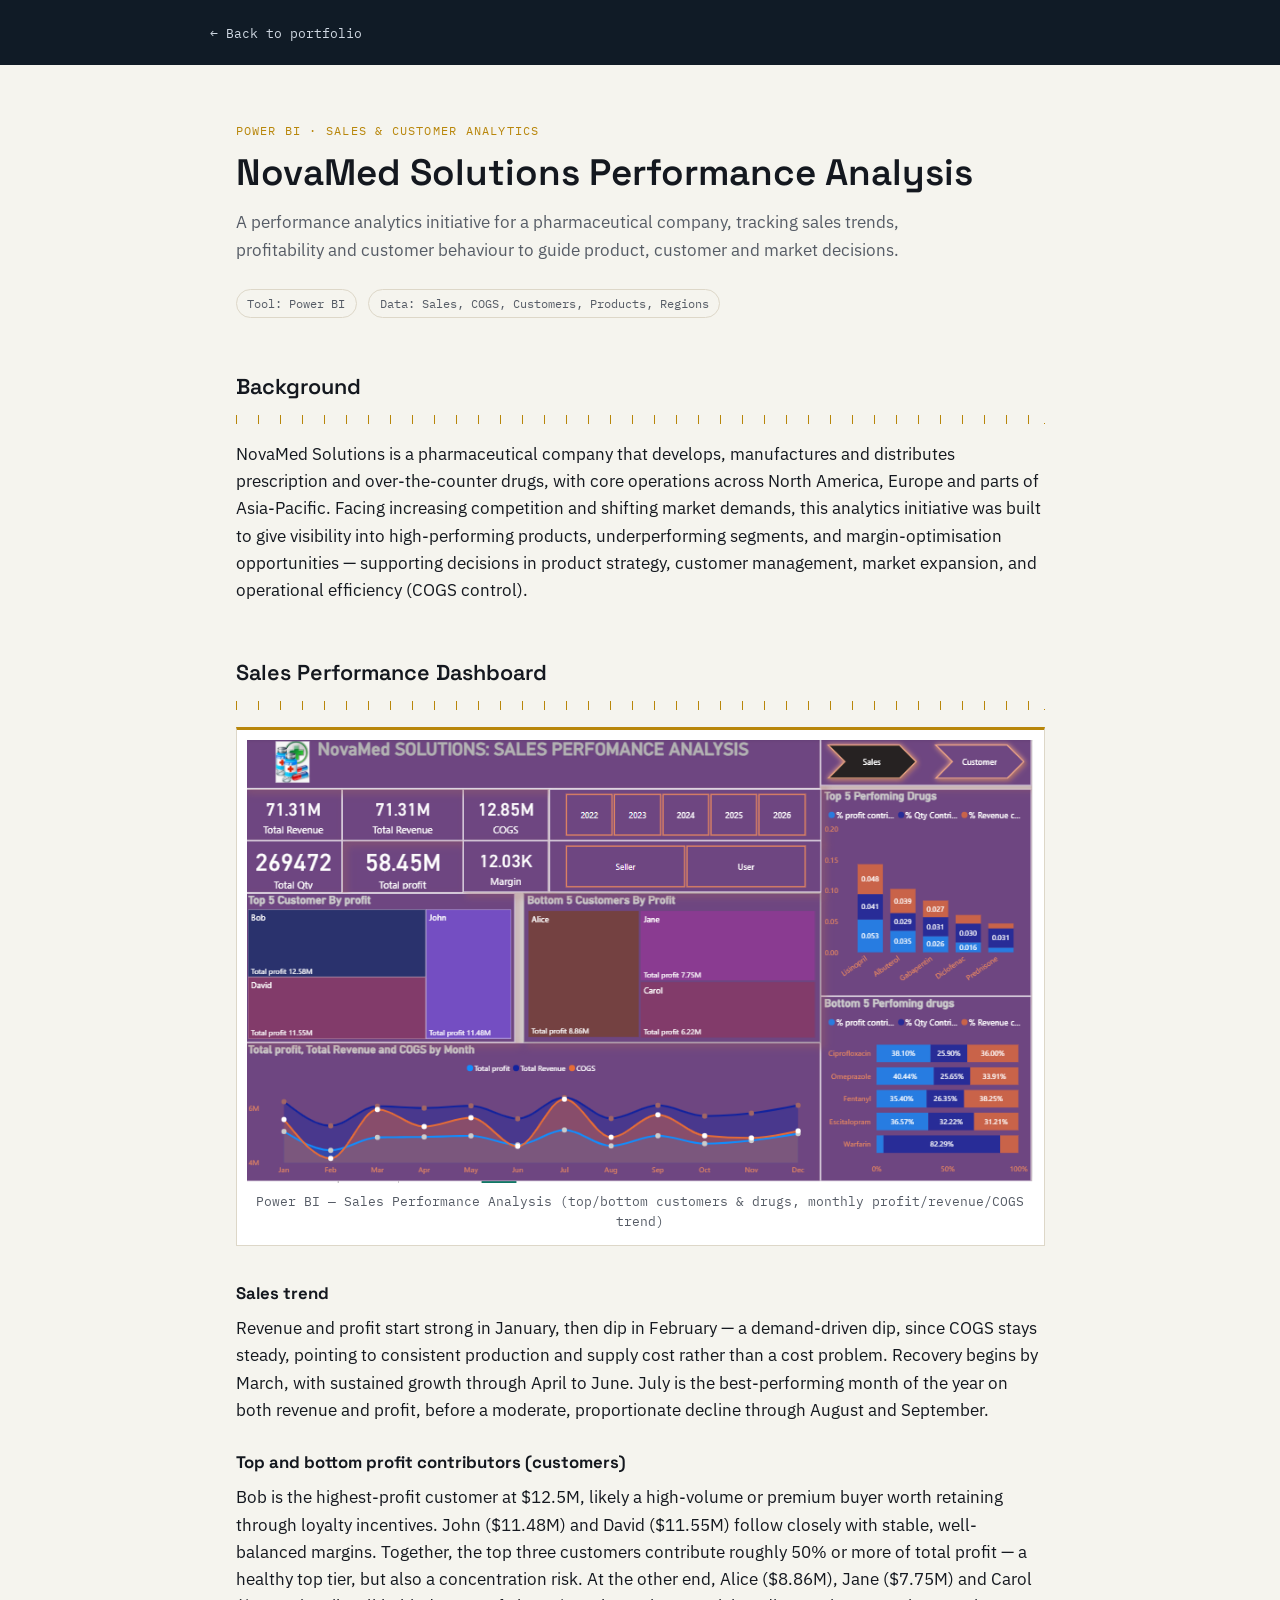
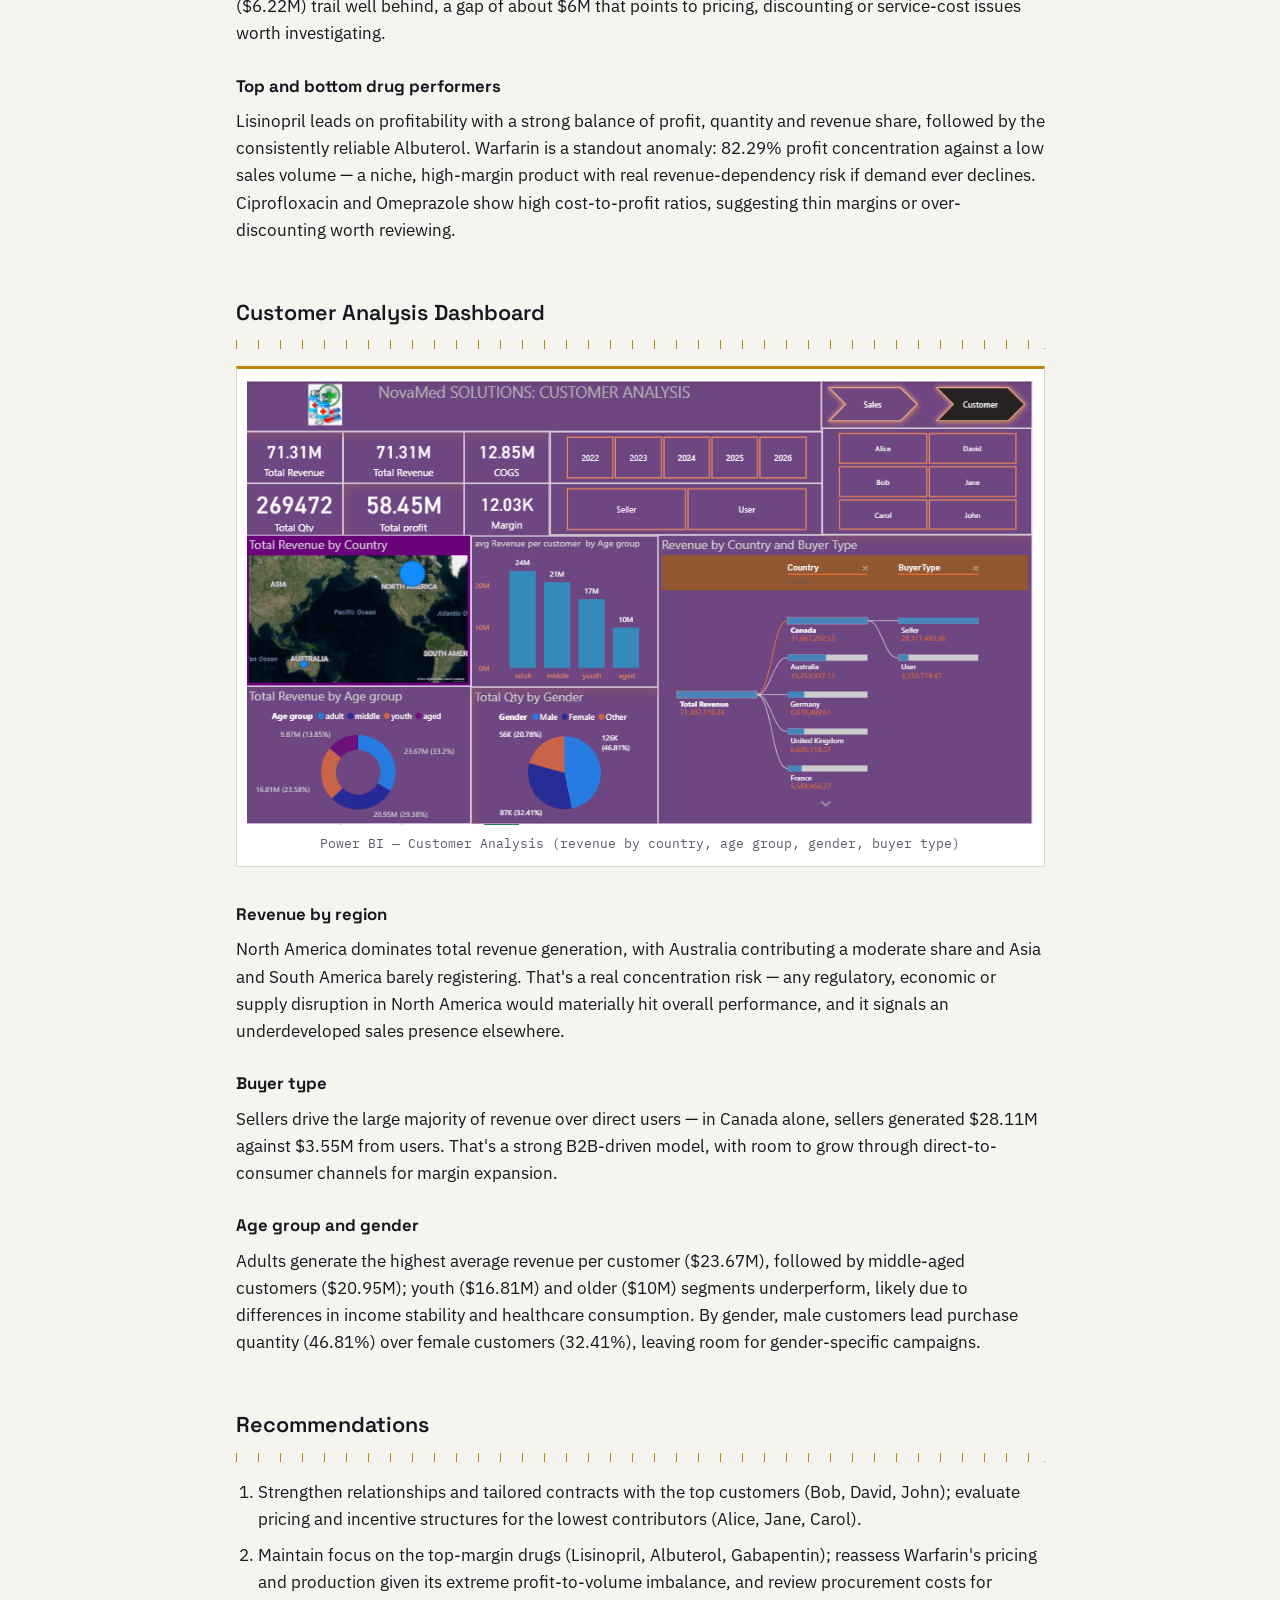
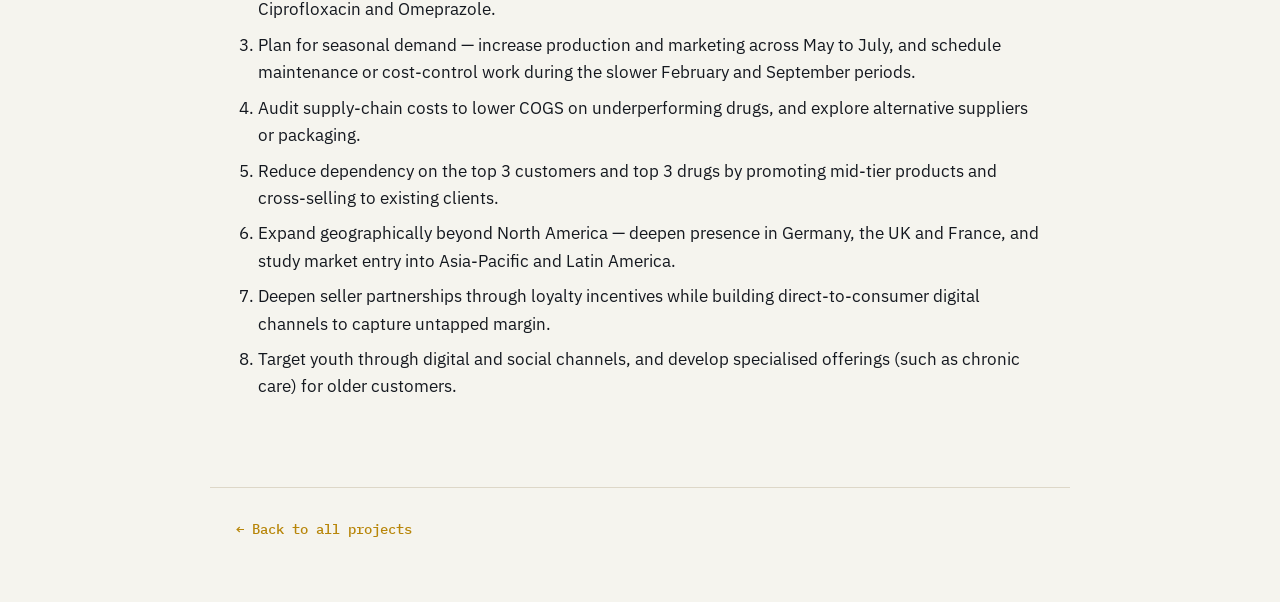
<file: projects/novamed-solutions.html>
<!DOCTYPE HTML>
<html lang="en">
	<head>
		<title>NovaMed Solutions Performance Analysis | Shingirai Elvin Goni</title>
		<meta charset="utf-8" />
		<meta name="viewport" content="width=device-width, initial-scale=1" />
		<link rel="preconnect" href="https://fonts.googleapis.com" />
		<link rel="preconnect" href="https://fonts.gstatic.com" crossorigin />
		<link href="https://fonts.googleapis.com/css2?family=Space+Grotesk:wght@500;600;700&family=IBM+Plex+Mono:wght@400;500;600&family=IBM+Plex+Sans:wght@400;500;600&display=swap" rel="stylesheet" />
		<link rel="stylesheet" href="../assets/css/design.css" />
		<link rel="stylesheet" href="../assets/css/project.css" />
	</head>
	<body class="project" data-tool="powerbi">

		<header class="project-header">
			<div class="inner">
				<a href="../index.html" class="back">&larr; Back to portfolio</a>
			</div>
		</header>

		<div class="project-hero">
			<span class="tag">Power BI &middot; Sales &amp; Customer Analytics</span>
			<h1>NovaMed Solutions Performance Analysis</h1>
			<p class="dek">A performance analytics initiative for a pharmaceutical company, tracking sales trends, profitability and customer behaviour to guide product, customer and market decisions.</p>
			<div class="meta-row">
				<span>Tool: Power BI</span>
				<span>Data: Sales, COGS, Customers, Products, Regions</span>
			</div>
		</div>

		<article class="project-body">

			<h2>Background</h2>
			<div class="axis-rule"></div>
			<p>NovaMed Solutions is a pharmaceutical company that develops, manufactures and distributes prescription and over-the-counter drugs, with core operations across North America, Europe and parts of Asia-Pacific. Facing increasing competition and shifting market demands, this analytics initiative was built to give visibility into high-performing products, underperforming segments, and margin-optimisation opportunities &mdash; supporting decisions in product strategy, customer management, market expansion, and operational efficiency (COGS control).</p>

			<h2>Sales Performance Dashboard</h2>
			<div class="axis-rule"></div>
			<figure class="dashboard">
				<img src="../images/projects/novamed-sales-performance.png" alt="NovaMed Solutions Power BI sales performance dashboard" />
				<figcaption>Power BI &mdash; Sales Performance Analysis (top/bottom customers &amp; drugs, monthly profit/revenue/COGS trend)</figcaption>
			</figure>

			<h3>Sales trend</h3>
			<p>Revenue and profit start strong in January, then dip in February &mdash; a demand-driven dip, since COGS stays steady, pointing to consistent production and supply cost rather than a cost problem. Recovery begins by March, with sustained growth through April to June. July is the best-performing month of the year on both revenue and profit, before a moderate, proportionate decline through August and September.</p>

			<h3>Top and bottom profit contributors (customers)</h3>
			<p>Bob is the highest-profit customer at $12.5M, likely a high-volume or premium buyer worth retaining through loyalty incentives. John ($11.48M) and David ($11.55M) follow closely with stable, well-balanced margins. Together, the top three customers contribute roughly 50% or more of total profit &mdash; a healthy top tier, but also a concentration risk. At the other end, Alice ($8.86M), Jane ($7.75M) and Carol ($6.22M) trail well behind, a gap of about $6M that points to pricing, discounting or service-cost issues worth investigating.</p>

			<h3>Top and bottom drug performers</h3>
			<p>Lisinopril leads on profitability with a strong balance of profit, quantity and revenue share, followed by the consistently reliable Albuterol. Warfarin is a standout anomaly: 82.29% profit concentration against a low sales volume &mdash; a niche, high-margin product with real revenue-dependency risk if demand ever declines. Ciprofloxacin and Omeprazole show high cost-to-profit ratios, suggesting thin margins or over-discounting worth reviewing.</p>

			<h2>Customer Analysis Dashboard</h2>
			<div class="axis-rule"></div>
			<figure class="dashboard">
				<img src="../images/projects/novamed-customer-analysis.png" alt="NovaMed Solutions Power BI customer analysis dashboard" />
				<figcaption>Power BI &mdash; Customer Analysis (revenue by country, age group, gender, buyer type)</figcaption>
			</figure>

			<h3>Revenue by region</h3>
			<p>North America dominates total revenue generation, with Australia contributing a moderate share and Asia and South America barely registering. That's a real concentration risk &mdash; any regulatory, economic or supply disruption in North America would materially hit overall performance, and it signals an underdeveloped sales presence elsewhere.</p>

			<h3>Buyer type</h3>
			<p>Sellers drive the large majority of revenue over direct users &mdash; in Canada alone, sellers generated $28.11M against $3.55M from users. That's a strong B2B-driven model, with room to grow through direct-to-consumer channels for margin expansion.</p>

			<h3>Age group and gender</h3>
			<p>Adults generate the highest average revenue per customer ($23.67M), followed by middle-aged customers ($20.95M); youth ($16.81M) and older ($10M) segments underperform, likely due to differences in income stability and healthcare consumption. By gender, male customers lead purchase quantity (46.81%) over female customers (32.41%), leaving room for gender-specific campaigns.</p>

			<h2>Recommendations</h2>
			<div class="axis-rule"></div>
			<ol>
				<li>Strengthen relationships and tailored contracts with the top customers (Bob, David, John); evaluate pricing and incentive structures for the lowest contributors (Alice, Jane, Carol).</li>
				<li>Maintain focus on the top-margin drugs (Lisinopril, Albuterol, Gabapentin); reassess Warfarin's pricing and production given its extreme profit-to-volume imbalance, and review procurement costs for Ciprofloxacin and Omeprazole.</li>
				<li>Plan for seasonal demand &mdash; increase production and marketing across May to July, and schedule maintenance or cost-control work during the slower February and September periods.</li>
				<li>Audit supply-chain costs to lower COGS on underperforming drugs, and explore alternative suppliers or packaging.</li>
				<li>Reduce dependency on the top 3 customers and top 3 drugs by promoting mid-tier products and cross-selling to existing clients.</li>
				<li>Expand geographically beyond North America &mdash; deepen presence in Germany, the UK and France, and study market entry into Asia-Pacific and Latin America.</li>
				<li>Deepen seller partnerships through loyalty incentives while building direct-to-consumer digital channels to capture untapped margin.</li>
				<li>Target youth through digital and social channels, and develop specialised offerings (such as chronic care) for older customers.</li>
			</ol>

		</article>

		<footer class="project-footer">
			<a href="../index.html">&larr; Back to all projects</a>
		</footer>

	</body>
</html>
</file>
<file: assets/css/design.css>
/* ============================================================
   Design tokens — shared foundation for the portfolio home page
   and every project case-study page.

   Concept: a data analyst's own working materials — graph paper,
   axis rulers, KPI tiles, tool-brand colour coding — used as the
   actual layout language instead of decorative gradients.
   ============================================================ */

:root {
	/* --- surfaces & ink --- */
	--paper: #f5f4ee;
	--paper-line: #ddd7c8;
	--panel: #ffffff;
	--ink: #14181f;
	--ink-soft: #565c66;
	--navy: #101b26;
	--navy-soft: #1c2b3a;

	/* --- accents --- */
	--blue: #2d5fe0;
	--amber: #e2872f;

	/* --- tool identity colours (echo each product's own brand colour) --- */
	--excel: #157347;
	--excel-tint: #e3f1e9;
	--powerbi: #b8860a;
	--powerbi-tint: #fbf1d4;
	--tableau: #e2691f;
	--tableau-tint: #fce8dc;
	--sql: #0e7c86;
	--sql-tint: #ddf0f1;

	/* --- type --- */
	--font-display: "Space Grotesk", "Helvetica Neue", Arial, sans-serif;
	--font-body: "IBM Plex Sans", "Helvetica Neue", Arial, sans-serif;
	--font-mono: "IBM Plex Mono", "SFMono-Regular", Menlo, monospace;
}

* { box-sizing: border-box; }

html { -webkit-text-size-adjust: 100%; }

body {
	margin: 0;
	background: var(--paper);
	color: var(--ink);
	font-family: var(--font-body);
	font-size: 17px;
	line-height: 1.6;
}

a { color: inherit; }

img { max-width: 100%; display: block; }

:focus-visible {
	outline: 2px solid var(--blue);
	outline-offset: 3px;
}

/* eyebrow label — small caps mono tag used above headings */
.eyebrow {
	font-family: var(--font-mono);
	font-size: 0.72rem;
	letter-spacing: 0.14em;
	text-transform: uppercase;
	color: var(--ink-soft);
}

/* axis-tick rule — a chart baseline with tick marks, the page's
   recurring signature motif, standing in for plain hairlines */
.axis-rule {
	--tick: var(--paper-line);
	height: 9px;
	background-image:
		linear-gradient(to right, var(--tick) 1px, transparent 1px),
		linear-gradient(to right, transparent calc(100% - 1px), var(--tick) 0);
	background-size: 22px 9px, 100% 1px;
	background-position: 0 0, 0 100%;
	background-repeat: repeat-x, no-repeat;
}

/* pill — echoes the slicer/filter buttons seen in the dashboards themselves */
.pill {
	display: inline-flex;
	align-items: center;
	gap: 0.4em;
	font-family: var(--font-mono);
	font-size: 0.76rem;
	letter-spacing: 0.02em;
	border: 1px solid currentColor;
	border-radius: 999px;
	padding: 0.32em 0.85em;
	line-height: 1;
}
</file>
<file: assets/css/site.css>
/* Modern colourful portfolio homepage */

:root {
  --modern-bg: #f7f8fc;
  --modern-card: #ffffff;
  --modern-ink: #182033;
  --modern-muted: #667085;
  --modern-purple: #6c4cff;
  --modern-pink: #e94b9b;
  --modern-cyan: #16b8c7;
  --modern-yellow: #f5b83d;
  --modern-green: #2fa66a;
  --modern-border: #e8eaf2;
  --modern-shadow: 0 18px 45px rgba(24,32,51,.09);
}

body { background: var(--modern-bg); color: var(--modern-ink); font-family: "IBM Plex Sans", "Helvetica Neue", Arial, sans-serif; }

.site-nav { position: sticky; top: 0; z-index: 20; background: rgba(255,255,255,.92); color: var(--modern-ink); border-bottom: 1px solid var(--modern-border); backdrop-filter: blur(14px); }
.site-nav .inner { max-width: 1160px; margin: 0 auto; padding: .9rem 1.5rem; display: flex; align-items: center; gap: 1.5rem; }
.site-nav .wordmark { font-family: "Space Grotesk", sans-serif; font-size: .95rem; font-weight: 700; letter-spacing: -.02em; text-transform: none; color: var(--modern-ink); }
.nav-links { display: flex; align-items: center; gap: 1.35rem; list-style: none; margin: 0 auto; padding: 0; }
.nav-links a { color: var(--modern-muted); text-decoration: none; font-size: .9rem; font-weight: 600; transition: color .2s ease; }
.nav-links a:hover { color: var(--modern-purple); }
.site-nav .socials { display: flex; gap: .55rem; list-style: none; margin: 0; padding: 0; }
.site-nav .socials a { color: var(--modern-purple); background: #f1efff; border: 0; border-radius: 10px; width: 2.25rem; height: 2.25rem; display: inline-flex; align-items: center; justify-content: center; transition: transform .2s ease, background .2s ease; }
.site-nav .socials a:hover { background: #e4dfff; transform: translateY(-2px); }

.hero { position: relative; max-width: none; margin: 0; padding: 6rem max(1.5rem, calc((100% - 1160px) / 2)) 4rem; overflow: hidden; background: radial-gradient(circle at 86% 18%, rgba(233,75,155,.20), transparent 24%), radial-gradient(circle at 12% 18%, rgba(22,184,199,.17), transparent 22%), linear-gradient(135deg, #ffffff 0%, #f3f1ff 52%, #eefbfc 100%); }
.hero::before, .hero::after { content: ""; position: absolute; border-radius: 999px; filter: blur(1px); pointer-events: none; }
.hero::before { width: 230px; height: 230px; right: -80px; top: 55px; background: rgba(108,76,255,.10); }
.hero::after { width: 160px; height: 160px; left: -60px; bottom: 10px; background: rgba(22,184,199,.10); }
.hero-copy, .kpi-row { position: relative; z-index: 1; max-width: 1160px; margin-left: auto; margin-right: auto; }
.hero .eyebrow { display: inline-flex; padding: .45rem .8rem; border-radius: 999px; background: #ebe8ff; color: var(--modern-purple); font-weight: 700; letter-spacing: .08em; margin-bottom: 1.1rem; }
.hero h1 { max-width: 820px; font-family: "Space Grotesk", sans-serif; font-size: clamp(3rem, 7vw, 5.6rem); line-height: .98; letter-spacing: -.055em; margin: 0 0 1rem; color: var(--modern-ink); }
.hero h1::after { content: "."; color: var(--modern-pink); }
.hero .dek { max-width: 680px; margin: 0 0 2rem; color: var(--modern-muted); font-size: clamp(1.05rem, 2vw, 1.25rem); line-height: 1.7; }
.hero-actions { display: flex; flex-wrap: wrap; gap: .8rem; }
.button { display: inline-flex; align-items: center; justify-content: center; gap: .65rem; min-height: 48px; padding: .75rem 1.15rem; border-radius: 12px; text-decoration: none; font-weight: 700; border: 1px solid transparent; transition: transform .2s ease, box-shadow .2s ease, background .2s ease; }
.button:hover { transform: translateY(-2px); }
.button.primary { background: linear-gradient(135deg, var(--modern-purple), #8b5cf6); color: #fff; box-shadow: 0 10px 25px rgba(108,76,255,.25); }
.button.secondary { background: #fff; color: var(--modern-ink); border-color: var(--modern-border); }
.kpi-row { margin-top: 3rem; display: grid; grid-template-columns: repeat(4, 1fr); gap: 1rem; background: transparent; border: 0; }
.kpi { min-height: 135px; background: rgba(255,255,255,.86); border: 1px solid rgba(255,255,255,.95); border-radius: 18px; padding: 1.25rem; box-shadow: 0 12px 30px rgba(24,32,51,.07); }
.kpi:nth-child(1) { border-top: 4px solid var(--modern-purple); } .kpi:nth-child(2) { border-top: 4px solid var(--modern-cyan); } .kpi:nth-child(3) { border-top: 4px solid var(--modern-yellow); } .kpi:nth-child(4) { border-top: 4px solid var(--modern-pink); }
.kpi .num { font-family: "Space Grotesk", sans-serif; font-size: 2rem; font-weight: 700; color: var(--modern-ink); }
.kpi .cap { color: var(--modern-muted); font-size: .82rem; margin-top: .35rem; }
.kpi .toolchips { display: flex; flex-wrap: wrap; gap: .35rem; margin-top: .7rem; }
.kpi .toolchips span { padding: .25rem .5rem; border: 0; border-radius: 999px; background: #eef1f7; color: #475467; font-size: .68rem; }
.mini-link { display: inline-block; margin-top: .55rem; color: var(--modern-purple); font-size: .8rem; font-weight: 700; text-decoration: none; }

.section-wrap, .skills-section, .about-section { max-width: 1160px; margin: 0 auto; padding-left: 1.5rem; padding-right: 1.5rem; }
.section-head { max-width: 1160px; padding: 5rem 0 1rem; }
.section-head .eyebrow, .about-copy .eyebrow { color: var(--modern-purple); font-weight: 700; }
.section-head h2, .skills-section h2, .about-section h2, .site-footer h2 { font-family: "Space Grotesk", sans-serif; font-size: clamp(2rem, 4vw, 3rem); line-height: 1.1; letter-spacing: -.035em; margin: .45rem 0 0; }
.section-head p { max-width: 620px; color: var(--modern-muted); } .section-head .axis-rule { display: none; }

.project-grid { max-width: none; padding: 1.5rem 0 5rem; display: grid; grid-template-columns: repeat(2, minmax(0,1fr)); gap: 1.5rem; }
.case-card { position: relative; overflow: visible; background: var(--modern-card); border: 1px solid var(--modern-border); border-top: 0; border-radius: 20px; box-shadow: 0 8px 30px rgba(24,32,51,.055); transition: transform .25s ease, box-shadow .25s ease; }
.case-card:hover { transform: translateY(-7px); box-shadow: var(--modern-shadow); }
.case-card::before { content: ""; display: block; height: 5px; border-radius: 20px 20px 0 0; background: var(--tool-color, var(--modern-purple)); }

/* Smaller dashboard thumbnails */
.case-card .thumb { aspect-ratio: auto; height: 210px; padding: 1rem 2.25rem .25rem; background: transparent; overflow: hidden; display: flex; align-items: center; justify-content: center; }
.case-card .thumb img { width: 78%; height: 100%; max-height: 190px; object-fit: contain; border-radius: 10px; transition: transform .35s ease; }
.case-card:hover .thumb img { transform: scale(1.025); }

/* Project pointer showing exactly where the project starts */
.case-card .body { position: relative; padding: 1.35rem 1.45rem 1.55rem; }
.case-card .body::before { content: "PROJECT ↓"; position: absolute; top: -12px; right: 1.4rem; padding: .25rem .55rem; border-radius: 999px; background: var(--tool-tint, #f1efff); color: var(--tool-color, var(--modern-purple)); font-family: "IBM Plex Mono", monospace; font-size: .65rem; font-weight: 700; letter-spacing: .05em; box-shadow: 0 5px 14px rgba(24,32,51,.08); }

.card-top { display: flex; justify-content: space-between; align-items: center; gap: .8rem; margin-bottom: .85rem; }
.project-number { color: #98a2b3; font-family: "IBM Plex Mono", monospace; font-size: .78rem; font-weight: 600; }
.case-card .pill { border: 0; background: var(--tool-tint, #f1efff); color: var(--tool-color, var(--modern-purple)); font-weight: 700; padding: .4rem .75rem; }
.case-card h3 { font-family: "Space Grotesk", sans-serif; font-size: 1.45rem; line-height: 1.2; margin: 0 0 .4rem; }
.case-card h3 a { color: var(--modern-ink); text-decoration: none; }
.case-card .project-type { color: var(--tool-color, var(--modern-purple)); font-size: .8rem; font-weight: 700; margin: 0 0 .8rem; }
.case-card p.teaser { color: var(--modern-muted); font-size: .92rem; margin: 0 0 1.15rem; }
.case-card .read-link { color: var(--modern-ink); font-weight: 700; font-size: .82rem; }
.case-card .read-link .arrow { color: var(--modern-purple); }
.case-card.tool-excel { --tool-color: var(--modern-green); --tool-tint: #e8f7ef; }
.case-card.tool-powerbi { --tool-color: var(--modern-yellow); --tool-tint: #fff5d9; }
.case-card.tool-tableau { --tool-color: var(--modern-pink); --tool-tint: #fdeaf4; }
.case-card.tool-sql { --tool-color: var(--modern-cyan); --tool-tint: #e5f8fa; }

.skills-section { padding-top: 4.5rem; padding-bottom: 5rem; }
.skills-grid { display: grid; grid-template-columns: repeat(3, 1fr); gap: 1rem; margin-top: 1.8rem; }
.skill-panel { background: #fff; border: 1px solid var(--modern-border); border-radius: 18px; padding: 1.5rem; box-shadow: 0 8px 25px rgba(24,32,51,.045); }
.skill-panel:nth-child(1) { border-top: 4px solid var(--modern-purple); } .skill-panel:nth-child(2) { border-top: 4px solid var(--modern-pink); } .skill-panel:nth-child(3) { border-top: 4px solid var(--modern-cyan); }
.skill-icon { display: inline-flex; width: 38px; height: 38px; align-items: center; justify-content: center; border-radius: 10px; background: #f1efff; color: var(--modern-purple); font-family: "IBM Plex Mono", monospace; font-size: .72rem; font-weight: 700; }
.skill-panel h3 { font-family: "Space Grotesk", sans-serif; font-size: 1.25rem; margin: 1rem 0 .35rem; } .skill-panel p { color: var(--modern-muted); font-size: .9rem; margin: 0; }
.tool-strip { display: flex; flex-wrap: wrap; gap: .65rem; margin-top: 1.25rem; }
.tool-strip span { padding: .5rem .8rem; border-radius: 999px; background: #fff; border: 1px solid var(--modern-border); color: #475467; font-size: .8rem; font-weight: 600; }

.about-section { display: grid; grid-template-columns: .85fr 1.15fr; gap: 4rem; padding-top: 5rem; padding-bottom: 5rem; }
.about-copy h2 { max-width: 450px; } .about-text { color: var(--modern-muted); font-size: 1rem; } .about-text p { margin-top: 0; margin-bottom: 1.2rem; } .about-text .button { margin-top: .4rem; }
.site-footer { background: linear-gradient(135deg, #18142e 0%, #241a4b 55%, #123c45 100%); color: #e9e7f4; border-radius: 28px 28px 0 0; }
.site-footer .inner { max-width: 1160px; margin: 0 auto; padding: 4rem 1.5rem 2.5rem; display: grid; grid-template-columns: 2fr 1fr 1fr; gap: 2rem; }
.site-footer .eyebrow { color: #b9adff; } .site-footer h2 { color: #fff; } .site-footer h3 { color: #b9adff; font-size: .75rem; letter-spacing: .1em; text-transform: uppercase; } .site-footer a { color: #fff; text-decoration: none; } .site-footer a:hover { color: #d6ccff; } .site-footer .email-link { font-size: 1.05rem; }
.copyright { max-width: 1160px; margin: 0 auto; padding: 0 1.5rem 2rem; color: #98a0b8; background: #18142e; font-size: .72rem; }

@media (max-width: 820px) {
  .nav-links { display: none; } .site-nav .inner { justify-content: space-between; } .hero { padding-top: 4.5rem; } .kpi-row { grid-template-columns: 1fr 1fr; } .project-grid { grid-template-columns: 1fr; } .skills-grid { grid-template-columns: 1fr; } .about-section { grid-template-columns: 1fr; gap: 1.5rem; } .site-footer .inner { grid-template-columns: 1fr; }
  .case-card .thumb { height: 190px; } .case-card .thumb img { width: 70%; max-height: 170px; }
}
@media (max-width: 520px) {
  .hero { padding-left: 1rem; padding-right: 1rem; } .section-wrap, .skills-section, .about-section { padding-left: 1rem; padding-right: 1rem; } .kpi-row { grid-template-columns: 1fr; } .hero h1 { font-size: 3rem; } .site-nav .inner { padding-left: 1rem; padding-right: 1rem; }
  .case-card .thumb { height: 175px; padding-left: 1rem; padding-right: 1rem; } .case-card .thumb img { width: 78%; max-height: 155px; }
}
</file>
<file: assets/css/project.css>
/* ============================================================
   Case-study detail pages — built on tokens from design.css.
   Each page sets --tool via a data-tool attribute on <body>,
   so headings, the axis-rule and links wear the colour of the
   product that was actually used to build that project.
   ============================================================ */

body.project {
	font-family: var(--font-body);
	color: var(--ink);
	background: var(--paper);
}

body.project[data-tool="excel"]   { --tool: var(--excel); }
body.project[data-tool="powerbi"] { --tool: var(--powerbi); }
body.project[data-tool="tableau"] { --tool: var(--tableau); }
body.project[data-tool="sql"]     { --tool: var(--sql); }

.project-header {
	background: var(--navy);
	padding: 1.1em 1.5em;
}

.project-header .inner {
	max-width: 860px;
	margin: 0 auto;
}

.project-header a.back {
	color: #cfd8e2;
	text-decoration: none;
	font-family: var(--font-mono);
	font-size: 0.82rem;
}

.project-header a.back:hover { color: #fff; }

.project-hero {
	max-width: 860px;
	margin: 0 auto;
	padding: 3em 1.5em 0;
}

.project-hero .tag {
	display: inline-flex;
	align-items: center;
	gap: 0.5em;
	color: var(--tool);
	font-family: var(--font-mono);
	font-size: 0.76rem;
	letter-spacing: 0.1em;
	text-transform: uppercase;
	margin-bottom: 0.9em;
}

.project-hero h1 {
	font-family: var(--font-display);
	font-weight: 600;
	margin: 0 0 0.35em;
	font-size: clamp(1.7rem, 4vw, 2.3rem);
	line-height: 1.2;
}

.project-hero p.dek {
	color: var(--ink-soft);
	font-size: 1.08rem;
	margin: 0 0 1.5em;
	max-width: 42em;
}

.meta-row {
	display: flex;
	flex-wrap: wrap;
	gap: 0.6em;
	margin: 0 0 1em;
}

.meta-row span {
	font-family: var(--font-mono);
	font-size: 0.76rem;
	color: var(--ink-soft);
	border: 1px solid var(--paper-line);
	border-radius: 999px;
	padding: 0.32em 0.9em;
}

.meta-row span.status {
	color: var(--tool);
	border-color: var(--tool);
	border-style: dashed;
}

article.project-body {
	max-width: 860px;
	margin: 0 auto;
	padding: 0 1.5em 4em;
}

article.project-body h2 {
	font-family: var(--font-display);
	font-weight: 600;
	font-size: 1.35rem;
	margin: 2.4em 0 0;
}

article.project-body h2 + .axis-rule,
article.project-body > .axis-rule {
	--tick: var(--tool);
	margin: 0.6em 0 1em;
}

article.project-body h3 {
	font-family: var(--font-display);
	font-size: 1.05rem;
	margin: 1.5em 0 0.5em;
}

article.project-body p { margin: 0 0 1.1em; }

article.project-body ul, article.project-body ol {
	margin: 0 0 1.1em;
	padding-left: 1.3em;
}

article.project-body li { margin-bottom: 0.5em; }

figure.dashboard {
	margin: 0 0 2em;
	background: var(--panel);
	border: 1px solid var(--paper-line);
	border-top: 3px solid var(--tool);
	padding: 0.6em;
}

figure.dashboard img {
	display: block;
	width: 100%;
	height: auto;
}

figure.dashboard figcaption {
	font-family: var(--font-mono);
	font-size: 0.8rem;
	color: var(--ink-soft);
	padding: 0.7em 0.3em 0.15em;
	text-align: center;
}

.project-footer {
	max-width: 860px;
	margin: 0 auto;
	padding: 1.6em 1.5em 3.5em;
	border-top: 1px solid var(--paper-line);
}

.project-footer a {
	color: var(--tool);
	text-decoration: none;
	font-family: var(--font-mono);
	font-size: 0.85rem;
	font-weight: 500;
}

.project-footer a:hover { text-decoration: underline; }

@media (max-width: 600px) {
	.project-hero h1 { font-size: 1.6em; }
}
</file>
<file: assets/css/main.css>
@import url(fontawesome-all.min.css);
@import url("https://fonts.googleapis.com/css?family=Merriweather:300,700,300italic,700italic|Source+Sans+Pro:900");

/*
	Massively by HTML5 UP
	html5up.net | @ajlkn
	Free for personal and commercial use under the CCA 3.0 license (html5up.net/license)
*/

html, body, div, span, applet, object,
iframe, h1, h2, h3, h4, h5, h6, p, blockquote,
pre, a, abbr, acronym, address, big, cite,
code, del, dfn, em, img, ins, kbd, q, s, samp,
small, strike, strong, sub, sup, tt, var, b,
u, i, center, dl, dt, dd, ol, ul, li, fieldset,
form, label, legend, table, caption, tbody,
tfoot, thead, tr, th, td, article, aside,
canvas, details, embed, figure, figcaption,
footer, header, hgroup, menu, nav, output, ruby,
section, summary, time, mark, audio, video {
	margin: 0;
	padding: 0;
	border: 0;
	font-size: 100%;
	font: inherit;
	vertical-align: baseline;}

article, aside, details, figcaption, figure,
footer, header, hgroup, menu, nav, section {
	display: block;}

body {
	line-height: 1;
}

ol, ul {
	list-style: none;
}

blockquote, q {
	quotes: none;
}

	blockquote:before, blockquote:after, q:before, q:after {
		content: '';
		content: none;
	}

table {
	border-collapse: collapse;
	border-spacing: 0;
}

body {
	-webkit-text-size-adjust: none;
}

mark {
	background-color: transparent;
	color: inherit;
}

input::-moz-focus-inner {
	border: 0;
	padding: 0;
}

input, select, textarea {
	-moz-appearance: none;
	-webkit-appearance: none;
	-ms-appearance: none;
	appearance: none;
}

/* Basic */

	@-ms-viewport {
		width: device-width;
	}

	body {
		-ms-overflow-style: scrollbar;
	}

	@media screen and (max-width: 480px) {

		html, body {
			min-width: 320px;
		}

	}

	html {
		box-sizing: border-box;
	}

	*, *:before, *:after {
		box-sizing: inherit;
	}

	body {
		background-color: #1e252d;
	}

		body.is-preload *, body.is-preload *:before, body.is-preload *:after {
			-moz-animation: none !important;
			-webkit-animation: none !important;
			-ms-animation: none !important;
			animation: none !important;
			-moz-transition: none !important;
			-webkit-transition: none !important;
			-ms-transition: none !important;
			transition: none !important;
		}

/* Type */

	html {
		font-size: 16pt;
	}

		@media screen and (max-width: 1680px) {

			html {
				font-size: 12pt;
			}

		}

		@media screen and (max-width: 1280px) {

			html {
				font-size: 11pt;
			}

		}

		@media screen and (max-width: 360px) {

			html {
				font-size: 10pt;
			}

		}

	body {
		color: #212931;
	}

	body, input, select, textarea {
		font-family: "Merriweather", Georgia, serif;
		font-weight: 300;
		font-size: 1rem;
		line-height: 2.375;
	}

	a {
		-moz-transition: color 0.2s ease-in-out, background-color 0.2s ease-in-out, border-color 0.2s ease-in-out, box-shadow 0.2s ease-in-out;
		-webkit-transition: color 0.2s ease-in-out, background-color 0.2s ease-in-out, border-color 0.2s ease-in-out, box-shadow 0.2s ease-in-out;
		-ms-transition: color 0.2s ease-in-out, background-color 0.2s ease-in-out, border-color 0.2s ease-in-out, box-shadow 0.2s ease-in-out;
		transition: color 0.2s ease-in-out, background-color 0.2s ease-in-out, border-color 0.2s ease-in-out, box-shadow 0.2s ease-in-out;
		border-bottom: dotted 1px;
		text-decoration: none;
	}

		a:hover {
			border-bottom-color: transparent;
		}

	strong, b {
		font-weight: 600;
	}

	em, i {
		font-style: italic;
	}

	p {
		text-align: justify;
		margin: 0 0 2rem 0;
	}

	h1, h2, h3, h4, h5, h6 {
		font-family: "Source Sans Pro", Helvetica, sans-serif;
		font-weight: 900;
		line-height: 1.5;
		letter-spacing: 0.075em;
		text-transform: uppercase;
		margin: 0 0 1rem 0;
	}

		h1 a, h2 a, h3 a, h4 a, h5 a, h6 a {
			border-bottom: 0;
			color: inherit;
			text-decoration: none;
		}

	h1 {
		font-size: 4rem;
		line-height: 1.1;
		margin: 0 0 2rem 0;
	}

	h2 {
		font-size: 1.75rem;
		line-height: 1.3;
		margin: 0 0 1.5rem 0;
	}

	h3 {
		font-size: 1.25rem;
		margin: 0 0 1.5rem 0;
	}

	h4 {
		font-size: 1rem;
	}

	h5 {
		font-size: 0.9rem;
	}

	h6 {
		font-size: 0.8rem;
	}

	sub {
		font-size: 0.8rem;
		position: relative;
		top: 0.5rem;
	}

	sup {
		font-size: 0.8rem;
		position: relative;
		top: -0.5rem;
	}

	blockquote {
		border-left: solid 4px;
		font-style: italic;
		margin: 0 0 2rem 0;
		padding: 0.5rem 0 0.5rem 2rem;
	}

	code {
		border: solid 2px;
		font-family: "Courier New", monospace;
		font-size: 0.9rem;
		margin: 0 0.25rem;
		padding: 0.25rem 0.65rem;
	}

	pre {
		-webkit-overflow-scrolling: touch;
		font-family: "Courier New", monospace;
		font-size: 0.9rem;
		margin: 0 0 2rem 0;
	}

		pre code {
			display: block;
			line-height: 1.75;
			padding: 1rem 1.5rem;
			overflow-x: auto;
		}

	hr {
		border: 0;
		border-bottom: solid 2px;
		margin: 3rem 0;
	}

		hr.major {
			margin: 5rem 0;
		}

	.align-left {
		text-align: left;
	}

	.align-center {
		text-align: center;
	}

	.align-right {
		text-align: right;
	}

	input, select, textarea {
		color: #212931;
	}

	a {
		color: #212931;
		border-bottom-color: rgba(33, 41, 49, 0.5);
	}

		a:hover {
			border-bottom-color: transparent;
			color: #18bfef !important;
		}

	strong, b {
		color: #212931;
	}

	h1, h2, h3, h4, h5, h6 {
		color: #212931;
	}

	blockquote {
		border-left-color: #eeeeee;
	}

	code {
		background: rgba(220, 220, 220, 0.25);
		border-color: #eeeeee;
	}

	hr {
		border-bottom-color: #eeeeee;
	}

/* Row */

	.row {
		display: flex;
		flex-wrap: wrap;
		box-sizing: border-box;
		align-items: stretch;
	}

		.row > * {
			box-sizing: border-box;
		}

		.row.gtr-uniform > * > :last-child {
			margin-bottom: 0;
		}

		.row.aln-left {
			justify-content: flex-start;
		}

		.row.aln-center {
			justify-content: center;
		}

		.row.aln-right {
			justify-content: flex-end;
		}

		.row.aln-top {
			align-items: flex-start;
		}

		.row.aln-middle {
			align-items: center;
		}

		.row.aln-bottom {
			align-items: flex-end;
		}

		.row > .imp {
			order: -1;
		}

		.row > .col-1 {
			width: 8.33333%;
		}

		.row > .off-1 {
			margin-left: 8.33333%;
		}

		.row > .col-2 {
			width: 16.66667%;
		}

		.row > .off-2 {
			margin-left: 16.66667%;
		}

		.row > .col-3 {
			width: 25%;
		}

		.row > .off-3 {
			margin-left: 25%;
		}

		.row > .col-4 {
			width: 33.33333%;
		}

		.row > .off-4 {
			margin-left: 33.33333%;
		}

		.row > .col-5 {
			width: 41.66667%;
		}

		.row > .off-5 {
			margin-left: 41.66667%;
		}

		.row > .col-6 {
			width: 50%;
		}

		.row > .off-6 {
			margin-left: 50%;
		}

		.row > .col-7 {
			width: 58.33333%;
		}

		.row > .off-7 {
			margin-left: 58.33333%;
		}

		.row > .col-8 {
			width: 66.66667%;
		}

		.row > .off-8 {
			margin-left: 66.66667%;
		}

		.row > .col-9 {
			width: 75%;
		}

		.row > .off-9 {
			margin-left: 75%;
		}

		.row > .col-10 {
			width: 83.33333%;
		}

		.row > .off-10 {
			margin-left: 83.33333%;
		}

		.row > .col-11 {
			width: 91.66667%;
		}

		.row > .off-11 {
			margin-left: 91.66667%;
		}

		.row > .col-12 {
			width: 100%;
		}

		.row > .off-12 {
			margin-left: 100%;
		}

		.row.gtr-0 {
			margin-top: 0;
			margin-left: 0rem;
		}

			.row.gtr-0 > * {
				padding: 0 0 0 0rem;
			}

			.row.gtr-0.gtr-uniform {
				margin-top: 0rem;
			}

				.row.gtr-0.gtr-uniform > * {
					padding-top: 0rem;
				}

		.row.gtr-25 {
			margin-top: 0;
			margin-left: -0.375rem;
		}

			.row.gtr-25 > * {
				padding: 0 0 0 0.375rem;
			}

			.row.gtr-25.gtr-uniform {
				margin-top: -0.375rem;
			}

				.row.gtr-25.gtr-uniform > * {
					padding-top: 0.375rem;
				}

		.row.gtr-50 {
			margin-top: 0;
			margin-left: -0.75rem;
		}

			.row.gtr-50 > * {
				padding: 0 0 0 0.75rem;
			}

			.row.gtr-50.gtr-uniform {
				margin-top: -0.75rem;
			}

				.row.gtr-50.gtr-uniform > * {
					padding-top: 0.75rem;
				}

		.row {
			margin-top: 0;
			margin-left: -1.5rem;
		}

			.row > * {
				padding: 0 0 0 1.5rem;
			}

			.row.gtr-uniform {
				margin-top: -1.5rem;
			}

				.row.gtr-uniform > * {
					padding-top: 1.5rem;
				}

		.row.gtr-150 {
			margin-top: 0;
			margin-left: -2.25rem;
		}

			.row.gtr-150 > * {
				padding: 0 0 0 2.25rem;
			}

			.row.gtr-150.gtr-uniform {
				margin-top: -2.25rem;
			}

				.row.gtr-150.gtr-uniform > * {
					padding-top: 2.25rem;
				}

		.row.gtr-200 {
			margin-top: 0;
			margin-left: -3rem;
		}

			.row.gtr-200 > * {
				padding: 0 0 0 3rem;
			}

			.row.gtr-200.gtr-uniform {
				margin-top: -3rem;
			}

				.row.gtr-200.gtr-uniform > * {
					padding-top: 3rem;
				}

		@media screen and (max-width: 1680px) {

			.row {
				display: flex;
				flex-wrap: wrap;
				box-sizing: border-box;
				align-items: stretch;
			}

				.row > * {
					box-sizing: border-box;
				}

				.row.gtr-uniform > * > :last-child {
					margin-bottom: 0;
				}

				.row.aln-left {
					justify-content: flex-start;
				}

				.row.aln-center {
					justify-content: center;
				}

				.row.aln-right {
					justify-content: flex-end;
				}

				.row.aln-top {
					align-items: flex-start;
				}

				.row.aln-middle {
					align-items: center;
				}

				.row.aln-bottom {
					align-items: flex-end;
				}

				.row > .imp-xlarge {
					order: -1;
				}

				.row > .col-1-xlarge {
					width: 8.33333%;
				}

				.row > .off-1-xlarge {
					margin-left: 8.33333%;
				}

				.row > .col-2-xlarge {
					width: 16.66667%;
				}

				.row > .off-2-xlarge {
					margin-left: 16.66667%;
				}

				.row > .col-3-xlarge {
					width: 25%;
				}

				.row > .off-3-xlarge {
					margin-left: 25%;
				}

				.row > .col-4-xlarge {
					width: 33.33333%;
				}

				.row > .off-4-xlarge {
					margin-left: 33.33333%;
				}

				.row > .col-5-xlarge {
					width: 41.66667%;
				}

				.row > .off-5-xlarge {
					margin-left: 41.66667%;
				}

				.row > .col-6-xlarge {
					width: 50%;
				}

				.row > .off-6-xlarge {
					margin-left: 50%;
				}

				.row > .col-7-xlarge {
					width: 58.33333%;
				}

				.row > .off-7-xlarge {
					margin-left: 58.33333%;
				}

				.row > .col-8-xlarge {
					width: 66.66667%;
				}

				.row > .off-8-xlarge {
					margin-left: 66.66667%;
				}

				.row > .col-9-xlarge {
					width: 75%;
				}

				.row > .off-9-xlarge {
					margin-left: 75%;
				}

				.row > .col-10-xlarge {
					width: 83.33333%;
				}

				.row > .off-10-xlarge {
					margin-left: 83.33333%;
				}

				.row > .col-11-xlarge {
					width: 91.66667%;
				}

				.row > .off-11-xlarge {
					margin-left: 91.66667%;
				}

				.row > .col-12-xlarge {
					width: 100%;
				}

				.row > .off-12-xlarge {
					margin-left: 100%;
				}

				.row.gtr-0 {
					margin-top: 0;
					margin-left: 0rem;
				}

					.row.gtr-0 > * {
						padding: 0 0 0 0rem;
					}

					.row.gtr-0.gtr-uniform {
						margin-top: 0rem;
					}

						.row.gtr-0.gtr-uniform > * {
							padding-top: 0rem;
						}

				.row.gtr-25 {
					margin-top: 0;
					margin-left: -0.375rem;
				}

					.row.gtr-25 > * {
						padding: 0 0 0 0.375rem;
					}

					.row.gtr-25.gtr-uniform {
						margin-top: -0.375rem;
					}

						.row.gtr-25.gtr-uniform > * {
							padding-top: 0.375rem;
						}

				.row.gtr-50 {
					margin-top: 0;
					margin-left: -0.75rem;
				}

					.row.gtr-50 > * {
						padding: 0 0 0 0.75rem;
					}

					.row.gtr-50.gtr-uniform {
						margin-top: -0.75rem;
					}

						.row.gtr-50.gtr-uniform > * {
							padding-top: 0.75rem;
						}

				.row {
					margin-top: 0;
					margin-left: -1.5rem;
				}

					.row > * {
						padding: 0 0 0 1.5rem;
					}

					.row.gtr-uniform {
						margin-top: -1.5rem;
					}

						.row.gtr-uniform > * {
							padding-top: 1.5rem;
						}

				.row.gtr-150 {
					margin-top: 0;
					margin-left: -2.25rem;
				}

					.row.gtr-150 > * {
						padding: 0 0 0 2.25rem;
					}

					.row.gtr-150.gtr-uniform {
						margin-top: -2.25rem;
					}

						.row.gtr-150.gtr-uniform > * {
							padding-top: 2.25rem;
						}

				.row.gtr-200 {
					margin-top: 0;
					margin-left: -3rem;
				}

					.row.gtr-200 > * {
						padding: 0 0 0 3rem;
					}

					.row.gtr-200.gtr-uniform {
						margin-top: -3rem;
					}

						.row.gtr-200.gtr-uniform > * {
							padding-top: 3rem;
						}

		}

		@media screen and (max-width: 1280px) {

			.row {
				display: flex;
				flex-wrap: wrap;
				box-sizing: border-box;
				align-items: stretch;
			}

				.row > * {
					box-sizing: border-box;
				}

				.row.gtr-uniform > * > :last-child {
					margin-bottom: 0;
				}

				.row.aln-left {
					justify-content: flex-start;
				}

				.row.aln-center {
					justify-content: center;
				}

				.row.aln-right {
					justify-content: flex-end;
				}

				.row.aln-top {
					align-items: flex-start;
				}

				.row.aln-middle {
					align-items: center;
				}

				.row.aln-bottom {
					align-items: flex-end;
				}

				.row > .imp-large {
					order: -1;
				}

				.row > .col-1-large {
					width: 8.33333%;
				}

				.row > .off-1-large {
					margin-left: 8.33333%;
				}

				.row > .col-2-large {
					width: 16.66667%;
				}

				.row > .off-2-large {
					margin-left: 16.66667%;
				}

				.row > .col-3-large {
					width: 25%;
				}

				.row > .off-3-large {
					margin-left: 25%;
				}

				.row > .col-4-large {
					width: 33.33333%;
				}

				.row > .off-4-large {
					margin-left: 33.33333%;
				}

				.row > .col-5-large {
					width: 41.66667%;
				}

				.row > .off-5-large {
					margin-left: 41.66667%;
				}

				.row > .col-6-large {
					width: 50%;
				}

				.row > .off-6-large {
					margin-left: 50%;
				}

				.row > .col-7-large {
					width: 58.33333%;
				}

				.row > .off-7-large {
					margin-left: 58.33333%;
				}

				.row > .col-8-large {
					width: 66.66667%;
				}

				.row > .off-8-large {
					margin-left: 66.66667%;
				}

				.row > .col-9-large {
					width: 75%;
				}

				.row > .off-9-large {
					margin-left: 75%;
				}

				.row > .col-10-large {
					width: 83.33333%;
				}

				.row > .off-10-large {
					margin-left: 83.33333%;
				}

				.row > .col-11-large {
					width: 91.66667%;
				}

				.row > .off-11-large {
					margin-left: 91.66667%;
				}

				.row > .col-12-large {
					width: 100%;
				}

				.row > .off-12-large {
					margin-left: 100%;
				}

				.row.gtr-0 {
					margin-top: 0;
					margin-left: 0rem;
				}

					.row.gtr-0 > * {
						padding: 0 0 0 0rem;
					}

					.row.gtr-0.gtr-uniform {
						margin-top: 0rem;
					}

						.row.gtr-0.gtr-uniform > * {
							padding-top: 0rem;
						}

				.row.gtr-25 {
					margin-top: 0;
					margin-left: -0.375rem;
				}

					.row.gtr-25 > * {
						padding: 0 0 0 0.375rem;
					}

					.row.gtr-25.gtr-uniform {
						margin-top: -0.375rem;
					}

						.row.gtr-25.gtr-uniform > * {
							padding-top: 0.375rem;
						}

				.row.gtr-50 {
					margin-top: 0;
					margin-left: -0.75rem;
				}

					.row.gtr-50 > * {
						padding: 0 0 0 0.75rem;
					}

					.row.gtr-50.gtr-uniform {
						margin-top: -0.75rem;
					}

						.row.gtr-50.gtr-uniform > * {
							padding-top: 0.75rem;
						}

				.row {
					margin-top: 0;
					margin-left: -1.5rem;
				}

					.row > * {
						padding: 0 0 0 1.5rem;
					}

					.row.gtr-uniform {
						margin-top: -1.5rem;
					}

						.row.gtr-uniform > * {
							padding-top: 1.5rem;
						}

				.row.gtr-150 {
					margin-top: 0;
					margin-left: -2.25rem;
				}

					.row.gtr-150 > * {
						padding: 0 0 0 2.25rem;
					}

					.row.gtr-150.gtr-uniform {
						margin-top: -2.25rem;
					}

						.row.gtr-150.gtr-uniform > * {
							padding-top: 2.25rem;
						}

				.row.gtr-200 {
					margin-top: 0;
					margin-left: -3rem;
				}

					.row.gtr-200 > * {
						padding: 0 0 0 3rem;
					}

					.row.gtr-200.gtr-uniform {
						margin-top: -3rem;
					}

						.row.gtr-200.gtr-uniform > * {
							padding-top: 3rem;
						}

		}

		@media screen and (max-width: 980px) {

			.row {
				display: flex;
				flex-wrap: wrap;
				box-sizing: border-box;
				align-items: stretch;
			}

				.row > * {
					box-sizing: border-box;
				}

				.row.gtr-uniform > * > :last-child {
					margin-bottom: 0;
				}

				.row.aln-left {
					justify-content: flex-start;
				}

				.row.aln-center {
					justify-content: center;
				}

				.row.aln-right {
					justify-content: flex-end;
				}

				.row.aln-top {
					align-items: flex-start;
				}

				.row.aln-middle {
					align-items: center;
				}

				.row.aln-bottom {
					align-items: flex-end;
				}

				.row > .imp-medium {
					order: -1;
				}

				.row > .col-1-medium {
					width: 8.33333%;
				}

				.row > .off-1-medium {
					margin-left: 8.33333%;
				}

				.row > .col-2-medium {
					width: 16.66667%;
				}

				.row > .off-2-medium {
					margin-left: 16.66667%;
				}

				.row > .col-3-medium {
					width: 25%;
				}

				.row > .off-3-medium {
					margin-left: 25%;
				}

				.row > .col-4-medium {
					width: 33.33333%;
				}

				.row > .off-4-medium {
					margin-left: 33.33333%;
				}

				.row > .col-5-medium {
					width: 41.66667%;
				}

				.row > .off-5-medium {
					margin-left: 41.66667%;
				}

				.row > .col-6-medium {
					width: 50%;
				}

				.row > .off-6-medium {
					margin-left: 50%;
				}

				.row > .col-7-medium {
					width: 58.33333%;
				}

				.row > .off-7-medium {
					margin-left: 58.33333%;
				}

				.row > .col-8-medium {
					width: 66.66667%;
				}

				.row > .off-8-medium {
					margin-left: 66.66667%;
				}

				.row > .col-9-medium {
					width: 75%;
				}

				.row > .off-9-medium {
					margin-left: 75%;
				}

				.row > .col-10-medium {
					width: 83.33333%;
				}

				.row > .off-10-medium {
					margin-left: 83.33333%;
				}

				.row > .col-11-medium {
					width: 91.66667%;
				}

				.row > .off-11-medium {
					margin-left: 91.66667%;
				}

				.row > .col-12-medium {
					width: 100%;
				}

				.row > .off-12-medium {
					margin-left: 100%;
				}

				.row.gtr-0 {
					margin-top: 0;
					margin-left: 0rem;
				}

					.row.gtr-0 > * {
						padding: 0 0 0 0rem;
					}

					.row.gtr-0.gtr-uniform {
						margin-top: 0rem;
					}

						.row.gtr-0.gtr-uniform > * {
							padding-top: 0rem;
						}

				.row.gtr-25 {
					margin-top: 0;
					margin-left: -0.375rem;
				}

					.row.gtr-25 > * {
						padding: 0 0 0 0.375rem;
					}

					.row.gtr-25.gtr-uniform {
						margin-top: -0.375rem;
					}

						.row.gtr-25.gtr-uniform > * {
							padding-top: 0.375rem;
						}

				.row.gtr-50 {
					margin-top: 0;
					margin-left: -0.75rem;
				}

					.row.gtr-50 > * {
						padding: 0 0 0 0.75rem;
					}

					.row.gtr-50.gtr-uniform {
						margin-top: -0.75rem;
					}

						.row.gtr-50.gtr-uniform > * {
							padding-top: 0.75rem;
						}

				.row {
					margin-top: 0;
					margin-left: -1.5rem;
				}

					.row > * {
						padding: 0 0 0 1.5rem;
					}

					.row.gtr-uniform {
						margin-top: -1.5rem;
					}

						.row.gtr-uniform > * {
							padding-top: 1.5rem;
						}

				.row.gtr-150 {
					margin-top: 0;
					margin-left: -2.25rem;
				}

					.row.gtr-150 > * {
						padding: 0 0 0 2.25rem;
					}

					.row.gtr-150.gtr-uniform {
						margin-top: -2.25rem;
					}

						.row.gtr-150.gtr-uniform > * {
							padding-top: 2.25rem;
						}

				.row.gtr-200 {
					margin-top: 0;
					margin-left: -3rem;
				}

					.row.gtr-200 > * {
						padding: 0 0 0 3rem;
					}

					.row.gtr-200.gtr-uniform {
						margin-top: -3rem;
					}

						.row.gtr-200.gtr-uniform > * {
							padding-top: 3rem;
						}

		}

		@media screen and (max-width: 736px) {

			.row {
				display: flex;
				flex-wrap: wrap;
				box-sizing: border-box;
				align-items: stretch;
			}

				.row > * {
					box-sizing: border-box;
				}

				.row.gtr-uniform > * > :last-child {
					margin-bottom: 0;
				}

				.row.aln-left {
					justify-content: flex-start;
				}

				.row.aln-center {
					justify-content: center;
				}

				.row.aln-right {
					justify-content: flex-end;
				}

				.row.aln-top {
					align-items: flex-start;
				}

				.row.aln-middle {
					align-items: center;
				}

				.row.aln-bottom {
					align-items: flex-end;
				}

				.row > .imp-small {
					order: -1;
				}

				.row > .col-1-small {
					width: 8.33333%;
				}

				.row > .off-1-small {
					margin-left: 8.33333%;
				}

				.row > .col-2-small {
					width: 16.66667%;
				}

				.row > .off-2-small {
					margin-left: 16.66667%;
				}

				.row > .col-3-small {
					width: 25%;
				}

				.row > .off-3-small {
					margin-left: 25%;
				}

				.row > .col-4-small {
					width: 33.33333%;
				}

				.row > .off-4-small {
					margin-left: 33.33333%;
				}

				.row > .col-5-small {
					width: 41.66667%;
				}

				.row > .off-5-small {
					margin-left: 41.66667%;
				}

				.row > .col-6-small {
					width: 50%;
				}

				.row > .off-6-small {
					margin-left: 50%;
				}

				.row > .col-7-small {
					width: 58.33333%;
				}

				.row > .off-7-small {
					margin-left: 58.33333%;
				}

				.row > .col-8-small {
					width: 66.66667%;
				}

				.row > .off-8-small {
					margin-left: 66.66667%;
				}

				.row > .col-9-small {
					width: 75%;
				}

				.row > .off-9-small {
					margin-left: 75%;
				}

				.row > .col-10-small {
					width: 83.33333%;
				}

				.row > .off-10-small {
					margin-left: 83.33333%;
				}

				.row > .col-11-small {
					width: 91.66667%;
				}

				.row > .off-11-small {
					margin-left: 91.66667%;
				}

				.row > .col-12-small {
					width: 100%;
				}

				.row > .off-12-small {
					margin-left: 100%;
				}

				.row.gtr-0 {
					margin-top: 0;
					margin-left: 0rem;
				}

					.row.gtr-0 > * {
						padding: 0 0 0 0rem;
					}

					.row.gtr-0.gtr-uniform {
						margin-top: 0rem;
					}

						.row.gtr-0.gtr-uniform > * {
							padding-top: 0rem;
						}

				.row.gtr-25 {
					margin-top: 0;
					margin-left: -0.375rem;
				}

					.row.gtr-25 > * {
						padding: 0 0 0 0.375rem;
					}

					.row.gtr-25.gtr-uniform {
						margin-top: -0.375rem;
					}

						.row.gtr-25.gtr-uniform > * {
							padding-top: 0.375rem;
						}

				.row.gtr-50 {
					margin-top: 0;
					margin-left: -0.75rem;
				}

					.row.gtr-50 > * {
						padding: 0 0 0 0.75rem;
					}

					.row.gtr-50.gtr-uniform {
						margin-top: -0.75rem;
					}

						.row.gtr-50.gtr-uniform > * {
							padding-top: 0.75rem;
						}

				.row {
					margin-top: 0;
					margin-left: -1.5rem;
				}

					.row > * {
						padding: 0 0 0 1.5rem;
					}

					.row.gtr-uniform {
						margin-top: -1.5rem;
					}

						.row.gtr-uniform > * {
							padding-top: 1.5rem;
						}

				.row.gtr-150 {
					margin-top: 0;
					margin-left: -2.25rem;
				}

					.row.gtr-150 > * {
						padding: 0 0 0 2.25rem;
					}

					.row.gtr-150.gtr-uniform {
						margin-top: -2.25rem;
					}

						.row.gtr-150.gtr-uniform > * {
							padding-top: 2.25rem;
						}

				.row.gtr-200 {
					margin-top: 0;
					margin-left: -3rem;
				}

					.row.gtr-200 > * {
						padding: 0 0 0 3rem;
					}

					.row.gtr-200.gtr-uniform {
						margin-top: -3rem;
					}

						.row.gtr-200.gtr-uniform > * {
							padding-top: 3rem;
						}

		}

		@media screen and (max-width: 480px) {

			.row {
				display: flex;
				flex-wrap: wrap;
				box-sizing: border-box;
				align-items: stretch;
			}

				.row > * {
					box-sizing: border-box;
				}

				.row.gtr-uniform > * > :last-child {
					margin-bottom: 0;
				}

				.row.aln-left {
					justify-content: flex-start;
				}

				.row.aln-center {
					justify-content: center;
				}

				.row.aln-right {
					justify-content: flex-end;
				}

				.row.aln-top {
					align-items: flex-start;
				}

				.row.aln-middle {
					align-items: center;
				}

				.row.aln-bottom {
					align-items: flex-end;
				}

				.row > .imp-xsmall {
					order: -1;
				}

				.row > .col-1-xsmall {
					width: 8.33333%;
				}

				.row > .off-1-xsmall {
					margin-left: 8.33333%;
				}

				.row > .col-2-xsmall {
					width: 16.66667%;
				}

				.row > .off-2-xsmall {
					margin-left: 16.66667%;
				}

				.row > .col-3-xsmall {
					width: 25%;
				}

				.row > .off-3-xsmall {
					margin-left: 25%;
				}

				.row > .col-4-xsmall {
					width: 33.33333%;
				}

				.row > .off-4-xsmall {
					margin-left: 33.33333%;
				}

				.row > .col-5-xsmall {
					width: 41.66667%;
				}

				.row > .off-5-xsmall {
					margin-left: 41.66667%;
				}

				.row > .col-6-xsmall {
					width: 50%;
				}

				.row > .off-6-xsmall {
					margin-left: 50%;
				}

				.row > .col-7-xsmall {
					width: 58.33333%;
				}

				.row > .off-7-xsmall {
					margin-left: 58.33333%;
				}

				.row > .col-8-xsmall {
					width: 66.66667%;
				}

				.row > .off-8-xsmall {
					margin-left: 66.66667%;
				}

				.row > .col-9-xsmall {
					width: 75%;
				}

				.row > .off-9-xsmall {
					margin-left: 75%;
				}

				.row > .col-10-xsmall {
					width: 83.33333%;
				}

				.row > .off-10-xsmall {
					margin-left: 83.33333%;
				}

				.row > .col-11-xsmall {
					width: 91.66667%;
				}

				.row > .off-11-xsmall {
					margin-left: 91.66667%;
				}

				.row > .col-12-xsmall {
					width: 100%;
				}

				.row > .off-12-xsmall {
					margin-left: 100%;
				}

				.row.gtr-0 {
					margin-top: 0;
					margin-left: 0rem;
				}

					.row.gtr-0 > * {
						padding: 0 0 0 0rem;
					}

					.row.gtr-0.gtr-uniform {
						margin-top: 0rem;
					}

						.row.gtr-0.gtr-uniform > * {
							padding-top: 0rem;
						}

				.row.gtr-25 {
					margin-top: 0;
					margin-left: -0.375rem;
				}

					.row.gtr-25 > * {
						padding: 0 0 0 0.375rem;
					}

					.row.gtr-25.gtr-uniform {
						margin-top: -0.375rem;
					}

						.row.gtr-25.gtr-uniform > * {
							padding-top: 0.375rem;
						}

				.row.gtr-50 {
					margin-top: 0;
					margin-left: -0.75rem;
				}

					.row.gtr-50 > * {
						padding: 0 0 0 0.75rem;
					}

					.row.gtr-50.gtr-uniform {
						margin-top: -0.75rem;
					}

						.row.gtr-50.gtr-uniform > * {
							padding-top: 0.75rem;
						}

				.row {
					margin-top: 0;
					margin-left: -1.5rem;
				}

					.row > * {
						padding: 0 0 0 1.5rem;
					}

					.row.gtr-uniform {
						margin-top: -1.5rem;
					}

						.row.gtr-uniform > * {
							padding-top: 1.5rem;
						}

				.row.gtr-150 {
					margin-top: 0;
					margin-left: -2.25rem;
				}

					.row.gtr-150 > * {
						padding: 0 0 0 2.25rem;
					}

					.row.gtr-150.gtr-uniform {
						margin-top: -2.25rem;
					}

						.row.gtr-150.gtr-uniform > * {
							padding-top: 2.25rem;
						}

				.row.gtr-200 {
					margin-top: 0;
					margin-left: -3rem;
				}

					.row.gtr-200 > * {
						padding: 0 0 0 3rem;
					}

					.row.gtr-200.gtr-uniform {
						margin-top: -3rem;
					}

						.row.gtr-200.gtr-uniform > * {
							padding-top: 3rem;
						}

		}

		@media screen and (max-width: 360px) {

			.row {
				display: flex;
				flex-wrap: wrap;
				box-sizing: border-box;
				align-items: stretch;
			}

				.row > * {
					box-sizing: border-box;
				}

				.row.gtr-uniform > * > :last-child {
					margin-bottom: 0;
				}

				.row.aln-left {
					justify-content: flex-start;
				}

				.row.aln-center {
					justify-content: center;
				}

				.row.aln-right {
					justify-content: flex-end;
				}

				.row.aln-top {
					align-items: flex-start;
				}

				.row.aln-middle {
					align-items: center;
				}

				.row.aln-bottom {
					align-items: flex-end;
				}

				.row > .imp-xxsmall {
					order: -1;
				}

				.row > .col-1-xxsmall {
					width: 8.33333%;
				}

				.row > .off-1-xxsmall {
					margin-left: 8.33333%;
				}

				.row > .col-2-xxsmall {
					width: 16.66667%;
				}

				.row > .off-2-xxsmall {
					margin-left: 16.66667%;
				}

				.row > .col-3-xxsmall {
					width: 25%;
				}

				.row > .off-3-xxsmall {
					margin-left: 25%;
				}

				.row > .col-4-xxsmall {
					width: 33.33333%;
				}

				.row > .off-4-xxsmall {
					margin-left: 33.33333%;
				}

				.row > .col-5-xxsmall {
					width: 41.66667%;
				}

				.row > .off-5-xxsmall {
					margin-left: 41.66667%;
				}

				.row > .col-6-xxsmall {
					width: 50%;
				}

				.row > .off-6-xxsmall {
					margin-left: 50%;
				}

				.row > .col-7-xxsmall {
					width: 58.33333%;
				}

				.row > .off-7-xxsmall {
					margin-left: 58.33333%;
				}

				.row > .col-8-xxsmall {
					width: 66.66667%;
				}

				.row > .off-8-xxsmall {
					margin-left: 66.66667%;
				}

				.row > .col-9-xxsmall {
					width: 75%;
				}

				.row > .off-9-xxsmall {
					margin-left: 75%;
				}

				.row > .col-10-xxsmall {
					width: 83.33333%;
				}

				.row > .off-10-xxsmall {
					margin-left: 83.33333%;
				}

				.row > .col-11-xxsmall {
					width: 91.66667%;
				}

				.row > .off-11-xxsmall {
					margin-left: 91.66667%;
				}

				.row > .col-12-xxsmall {
					width: 100%;
				}

				.row > .off-12-xxsmall {
					margin-left: 100%;
				}

				.row.gtr-0 {
					margin-top: 0;
					margin-left: 0rem;
				}

					.row.gtr-0 > * {
						padding: 0 0 0 0rem;
					}

					.row.gtr-0.gtr-uniform {
						margin-top: 0rem;
					}

						.row.gtr-0.gtr-uniform > * {
							padding-top: 0rem;
						}

				.row.gtr-25 {
					margin-top: 0;
					margin-left: -0.375rem;
				}

					.row.gtr-25 > * {
						padding: 0 0 0 0.375rem;
					}

					.row.gtr-25.gtr-uniform {
						margin-top: -0.375rem;
					}

						.row.gtr-25.gtr-uniform > * {
							padding-top: 0.375rem;
						}

				.row.gtr-50 {
					margin-top: 0;
					margin-left: -0.75rem;
				}

					.row.gtr-50 > * {
						padding: 0 0 0 0.75rem;
					}

					.row.gtr-50.gtr-uniform {
						margin-top: -0.75rem;
					}

						.row.gtr-50.gtr-uniform > * {
							padding-top: 0.75rem;
						}

				.row {
					margin-top: 0;
					margin-left: -1.5rem;
				}

					.row > * {
						padding: 0 0 0 1.5rem;
					}

					.row.gtr-uniform {
						margin-top: -1.5rem;
					}

						.row.gtr-uniform > * {
							padding-top: 1.5rem;
						}

				.row.gtr-150 {
					margin-top: 0;
					margin-left: -2.25rem;
				}

					.row.gtr-150 > * {
						padding: 0 0 0 2.25rem;
					}

					.row.gtr-150.gtr-uniform {
						margin-top: -2.25rem;
					}

						.row.gtr-150.gtr-uniform > * {
							padding-top: 2.25rem;
						}

				.row.gtr-200 {
					margin-top: 0;
					margin-left: -3rem;
				}

					.row.gtr-200 > * {
						padding: 0 0 0 3rem;
					}

					.row.gtr-200.gtr-uniform {
						margin-top: -3rem;
					}

						.row.gtr-200.gtr-uniform > * {
							padding-top: 3rem;
						}

		}

/* Box */

	.box {
		border: solid 2px;
		margin-bottom: 2rem;
		padding: 1.5rem;
	}

		.box > :last-child,
		.box > :last-child > :last-child,
		.box > :last-child > :last-child > :last-child {
			margin-bottom: 0;
		}

		.box.alt {
			border: 0;
			border-radius: 0;
			padding: 0;
		}

	.box {
		border-color: #eeeeee;
	}

/* Button */

	input[type="submit"],
	input[type="reset"],
	input[type="button"],
	button,
	.button {
		-moz-appearance: none;
		-webkit-appearance: none;
		-ms-appearance: none;
		appearance: none;
		-moz-transition: background-color 0.2s ease-in-out, box-shadow 0.2s ease-in-out, color 0.2s ease-in-out;
		-webkit-transition: background-color 0.2s ease-in-out, box-shadow 0.2s ease-in-out, color 0.2s ease-in-out;
		-ms-transition: background-color 0.2s ease-in-out, box-shadow 0.2s ease-in-out, color 0.2s ease-in-out;
		transition: background-color 0.2s ease-in-out, box-shadow 0.2s ease-in-out, color 0.2s ease-in-out;
		border: 0;
		border-radius: 0;
		cursor: pointer;
		display: inline-block;
		font-family: "Source Sans Pro", Helvetica, sans-serif;
		font-size: 0.8rem;
		font-weight: 900;
		letter-spacing: 0.075em;
		height: 3rem;
		line-height: 3rem;
		padding: 0 2rem;
		text-align: center;
		text-decoration: none;
		text-transform: uppercase;
		white-space: nowrap;
	}

		input[type="submit"].icon:before,
		input[type="reset"].icon:before,
		input[type="button"].icon:before,
		button.icon:before,
		.button.icon:before {
			margin-right: 0.5rem;
		}

		input[type="submit"].icon.solo,
		input[type="reset"].icon.solo,
		input[type="button"].icon.solo,
		button.icon.solo,
		.button.icon.solo {
			position: relative;
			width: 4rem;
			height: 4rem;
			line-height: 4rem;
			border-radius: 4rem;
			text-indent: 4rem;
			overflow: hidden;
			padding: 0;
			white-space: nowrap;
		}

			input[type="submit"].icon.solo:before,
			input[type="reset"].icon.solo:before,
			input[type="button"].icon.solo:before,
			button.icon.solo:before,
			.button.icon.solo:before {
				position: absolute;
				display: block;
				top: 0;
				left: 0;
				width: inherit;
				height: inherit;
				line-height: inherit;
				font-size: 1.25rem;
				margin-right: 0;
				text-align: center;
				text-indent: 0;
			}

		input[type="submit"].fit,
		input[type="reset"].fit,
		input[type="button"].fit,
		button.fit,
		.button.fit {
			width: 100%;
		}

		input[type="submit"].small,
		input[type="reset"].small,
		input[type="button"].small,
		button.small,
		.button.small {
			font-size: 0.7rem;
			height: 2.5rem;
			line-height: 2.5rem;
			padding: 0 1.5rem;
		}

		input[type="submit"].large,
		input[type="reset"].large,
		input[type="button"].large,
		button.large,
		.button.large {
			font-size: 0.9rem;
			height: 3.5rem;
			line-height: 3.5rem;
			padding: 0 2.75rem;
		}

		@media screen and (max-width: 980px) {

			input[type="submit"],
			input[type="reset"],
			input[type="button"],
			button,
			.button {
				font-size: 0.9rem;
				height: 3.25rem;
				line-height: 3.25rem;
			}

				input[type="submit"].large,
				input[type="reset"].large,
				input[type="button"].large,
				button.large,
				.button.large {
					font-size: 1rem;
					height: 3.75rem;
					line-height: 3.75rem;
				}

		}

		input[type="submit"].disabled, input[type="submit"]:disabled,
		input[type="reset"].disabled,
		input[type="reset"]:disabled,
		input[type="button"].disabled,
		input[type="button"]:disabled,
		button.disabled,
		button:disabled,
		.button.disabled,
		.button:disabled {
			pointer-events: none;
			opacity: 0.25;
		}

	input[type="submit"],
	input[type="reset"],
	input[type="button"],
	button,
	.button {
		background-color: transparent;
		box-shadow: inset 0 0 0 2px #212931;
		color: #212931 !important;
	}

		input[type="submit"]:hover,
		input[type="reset"]:hover,
		input[type="button"]:hover,
		button:hover,
		.button:hover {
			box-shadow: inset 0 0 0 2px #18bfef;
			color: #18bfef !important;
		}

		input[type="submit"].primary,
		input[type="reset"].primary,
		input[type="button"].primary,
		button.primary,
		.button.primary {
			background-color: #212931;
			box-shadow: none;
			color: #ffffff !important;
		}

			input[type="submit"].primary:hover,
			input[type="reset"].primary:hover,
			input[type="button"].primary:hover,
			button.primary:hover,
			.button.primary:hover {
				background-color: #18bfef;
			}

/* Form */

	form {
		margin: 0 0 2rem 0;
	}

		form > :last-child {
			margin-bottom: 0;
		}

		form > .fields {
			display: -moz-flex;
			display: -webkit-flex;
			display: -ms-flex;
			display: flex;
			-moz-flex-wrap: wrap;
			-webkit-flex-wrap: wrap;
			-ms-flex-wrap: wrap;
			flex-wrap: wrap;
			width: calc(100% + 3rem);
			margin: -1.5rem 0 2rem -1.5rem;
		}

			form > .fields > .field {
				-moz-flex-grow: 0;
				-webkit-flex-grow: 0;
				-ms-flex-grow: 0;
				flex-grow: 0;
				-moz-flex-shrink: 0;
				-webkit-flex-shrink: 0;
				-ms-flex-shrink: 0;
				flex-shrink: 0;
				padding: 1.5rem 0 0 1.5rem;
				width: calc(100% - 1.5rem);
			}

				form > .fields > .field.half {
					width: calc(50% - 0.75rem);
				}

				form > .fields > .field.third {
					width: calc(100%/3 - 0.5rem);
				}

				form > .fields > .field.quarter {
					width: calc(25% - 0.375rem);
				}

		@media screen and (max-width: 480px) {

			form > .fields {
				width: calc(100% + 3rem);
				margin: -1.5rem 0 2rem -1.5rem;
			}

				form > .fields > .field {
					padding: 1.5rem 0 0 1.5rem;
					width: calc(100% - 1.5rem);
				}

					form > .fields > .field.half {
						width: calc(100% - 1.5rem);
					}

					form > .fields > .field.third {
						width: calc(100% - 1.5rem);
					}

					form > .fields > .field.quarter {
						width: calc(100% - 1.5rem);
					}

		}

	label {
		display: block;
		font-family: "Source Sans Pro", Helvetica, sans-serif;
		font-weight: 900;
		line-height: 1.5;
		letter-spacing: 0.075em;
		font-size: 0.8rem;
		text-transform: uppercase;
		margin: 0 0 0.75rem 0;
	}

		@media screen and (max-width: 980px) {

			label {
				font-size: 0.9rem;
			}

		}

	input[type="text"],
	input[type="password"],
	input[type="email"],
	select,
	textarea {
		-moz-appearance: none;
		-webkit-appearance: none;
		-ms-appearance: none;
		appearance: none;
		background: transparent;
		border-radius: 0;
		border: solid 2px;
		color: inherit;
		display: block;
		outline: 0;
		padding: 0 1rem;
		text-decoration: none;
		width: 100%;
	}

		input[type="text"]:invalid,
		input[type="password"]:invalid,
		input[type="email"]:invalid,
		select:invalid,
		textarea:invalid {
			box-shadow: none;
		}

	select {
		background-size: 1.25rem;
		background-repeat: no-repeat;
		background-position: calc(100% - 1rem) center;
		height: 3rem;
		padding-right: 3rem;
		text-overflow: ellipsis;
	}

		select:focus::-ms-value {
			background-color: transparent;
		}

		select::-ms-expand {
			display: none;
		}

	input[type="text"],
	input[type="password"],
	input[type="email"],
	select {
		height: 3rem;
	}

	textarea {
		padding: 0.75rem 1rem;
	}

	input[type="checkbox"],
	input[type="radio"] {
		-moz-appearance: none;
		-webkit-appearance: none;
		-ms-appearance: none;
		appearance: none;
		display: block;
		float: left;
		margin-right: -2rem;
		opacity: 0;
		width: 1rem;
		z-index: -1;
	}

		input[type="checkbox"] + label,
		input[type="radio"] + label {
			text-decoration: none;
			cursor: pointer;
			display: inline-block;
			font-size: 1rem;
			letter-spacing: 0;
			font-family: "Merriweather", Georgia, serif;
			text-transform: none;
			font-weight: 300;
			padding-left: 2.8rem;
			padding-right: 1rem;
			position: relative;
		}

			input[type="checkbox"] + label:before,
			input[type="radio"] + label:before {
				-moz-osx-font-smoothing: grayscale;
				-webkit-font-smoothing: antialiased;
				display: inline-block;
				font-style: normal;
				font-variant: normal;
				text-rendering: auto;
				line-height: 1;
				text-transform: none !important;
				font-family: 'Font Awesome 5 Free';
				font-weight: 900;
			}

			input[type="checkbox"] + label:before,
			input[type="radio"] + label:before {
				border-radius: 0;
				border: solid 2px;
				content: '';
				display: inline-block;
				font-size: 0.8rem;
				height: 1.8rem;
				left: 0;
				line-height: 1.65rem;
				position: absolute;
				text-align: center;
				top: -0.125rem;
				width: 1.8rem;
			}

		input[type="checkbox"]:checked + label:before,
		input[type="radio"]:checked + label:before {
			content: '\f00c';
		}

	input[type="checkbox"] + label:before {
		border-radius: 0;
	}

	input[type="radio"] + label:before {
		border-radius: 100%;
	}

	::-webkit-input-placeholder {
		opacity: 1.0;
	}

	:-moz-placeholder {
		opacity: 1.0;
	}

	::-moz-placeholder {
		opacity: 1.0;
	}

	:-ms-input-placeholder {
		opacity: 1.0;
	}

	label {
		color: #212931;
	}

	input[type="text"],
	input[type="password"],
	input[type="email"],
	select,
	textarea {
		border-color: #eeeeee;
	}

		input[type="text"]:focus,
		input[type="password"]:focus,
		input[type="email"]:focus,
		select:focus,
		textarea:focus {
			border-color: #18bfef;
		}

	select {
		background-image: url("data:image/svg+xml;charset=utf8,%3Csvg xmlns='http://www.w3.org/2000/svg' width='40' height='40' preserveAspectRatio='none' viewBox='0 0 40 40'%3E%3Cpath d='M9.4,12.3l10.4,10.4l10.4-10.4c0.2-0.2,0.5-0.4,0.9-0.4c0.3,0,0.6,0.1,0.9,0.4l3.3,3.3c0.2,0.2,0.4,0.5,0.4,0.9 c0,0.4-0.1,0.6-0.4,0.9L20.7,31.9c-0.2,0.2-0.5,0.4-0.9,0.4c-0.3,0-0.6-0.1-0.9-0.4L4.3,17.3c-0.2-0.2-0.4-0.5-0.4-0.9 c0-0.4,0.1-0.6,0.4-0.9l3.3-3.3c0.2-0.2,0.5-0.4,0.9-0.4S9.1,12.1,9.4,12.3z' fill='%23eeeeee' /%3E%3C/svg%3E");
	}

		select option {
			background-color: #ffffff;
			color: #212931;
		}

	.select-wrapper:before {
		color: #eeeeee;
	}

	input[type="checkbox"] + label,
	input[type="radio"] + label {
		color: #212931;
	}

		input[type="checkbox"] + label:before,
		input[type="radio"] + label:before {
			border-color: #eeeeee;
		}

	input[type="checkbox"]:checked + label:before,
	input[type="radio"]:checked + label:before {
		background-color: #212931;
		border-color: #212931;
		color: #ffffff;
	}

	input[type="checkbox"]:focus + label:before,
	input[type="radio"]:focus + label:before {
		border-color: #18bfef;
	}

	::-webkit-input-placeholder {
		color: #909498 !important;
	}

	:-moz-placeholder {
		color: #909498 !important;
	}

	::-moz-placeholder {
		color: #909498 !important;
	}

	:-ms-input-placeholder {
		color: #909498 !important;
	}

	.formerize-placeholder {
		color: #909498 !important;
	}

/* Icon */

	.icon {
		text-decoration: none;
		border-bottom: none;
		position: relative;
	}

		.icon:before {
			-moz-osx-font-smoothing: grayscale;
			-webkit-font-smoothing: antialiased;
			display: inline-block;
			font-style: normal;
			font-variant: normal;
			text-rendering: auto;
			line-height: 1;
			text-transform: none !important;
			font-family: 'Font Awesome 5 Free';
			font-weight: 400;
		}

		.icon > .label {
			display: none;
		}

		.icon:before {
			line-height: inherit;
		}

		.icon.solid:before {
			font-weight: 900;
		}

		.icon.brands:before {
			font-family: 'Font Awesome 5 Brands';
		}

/* Image */

	.image {
		border: 0;
		display: inline-block;
		position: relative;
	}

		.image img {
			display: block;
		}

		.image.left, .image.right {
			max-width: 40%;
		}

			.image.left img, .image.right img {
				width: 100%;
			}

		.image.left {
			float: left;
			margin: 0 2rem 2rem 0;
			top: 0.75rem;
		}

		.image.right {
			float: right;
			margin: 0 0 2rem 2rem;
			top: 0.75rem;
		}

		.image.fit {
			display: block;
			margin: 2.5rem 0;
			width: 100%;
		}

			.image.fit:first-child {
				margin-top: 0;
			}

			.image.fit img {
				width: 100%;
			}

		.image.main {
			display: block;
			margin: 4rem 0;
			width: 100%;
		}

			.image.main:first-child {
				margin-top: 0;
			}

			.image.main img {
				width: 100%;
			}

		@media screen and (max-width: 736px) {

			.image.fit {
				margin: 2rem 0;
			}

			.image.main {
				margin: 2rem 0;
			}

		}

	a.image {
		overflow: hidden;
	}

		a.image img {
			-moz-transition: -moz-transform 0.2s ease-out;
			-webkit-transition: -webkit-transform 0.2s ease-out;
			-ms-transition: -ms-transform 0.2s ease-out;
			transition: transform 0.2s ease-out;
		}

		a.image:hover img {
			-moz-transform: scale(1.05);
			-webkit-transform: scale(1.05);
			-ms-transform: scale(1.05);
			transform: scale(1.05);
		}

/* Actions */

	ul.actions {
		display: -moz-flex;
		display: -webkit-flex;
		display: -ms-flex;
		display: flex;
		cursor: default;
		list-style: none;
		margin-left: -1rem;
		padding-left: 0;
	}

		ul.actions li {
			padding: 0 0 0 1rem;
			vertical-align: middle;
		}

		ul.actions.special {
			-moz-justify-content: center;
			-webkit-justify-content: center;
			-ms-justify-content: center;
			justify-content: center;
			width: 100%;
			margin-left: 0;
		}

			ul.actions.special li:first-child {
				padding-left: 0;
			}

		ul.actions.stacked {
			-moz-flex-direction: column;
			-webkit-flex-direction: column;
			-ms-flex-direction: column;
			flex-direction: column;
			margin-left: 0;
		}

			ul.actions.stacked li {
				padding: 1.3rem 0 0 0;
			}

				ul.actions.stacked li:first-child {
					padding-top: 0;
				}

		ul.actions.fit {
			width: calc(100% + 1rem);
		}

			ul.actions.fit li {
				-moz-flex-grow: 1;
				-webkit-flex-grow: 1;
				-ms-flex-grow: 1;
				flex-grow: 1;
				-moz-flex-shrink: 1;
				-webkit-flex-shrink: 1;
				-ms-flex-shrink: 1;
				flex-shrink: 1;
				width: 100%;
			}

				ul.actions.fit li > * {
					width: 100%;
				}

			ul.actions.fit.stacked {
				width: 100%;
			}

		@media screen and (max-width: 480px) {

			ul.actions:not(.fixed) {
				-moz-flex-direction: column;
				-webkit-flex-direction: column;
				-ms-flex-direction: column;
				flex-direction: column;
				margin-left: 0;
				width: 100% !important;
			}

				ul.actions:not(.fixed) li {
					-moz-flex-grow: 1;
					-webkit-flex-grow: 1;
					-ms-flex-grow: 1;
					flex-grow: 1;
					-moz-flex-shrink: 1;
					-webkit-flex-shrink: 1;
					-ms-flex-shrink: 1;
					flex-shrink: 1;
					padding: 1rem 0 0 0;
					text-align: center;
					width: 100%;
				}

					ul.actions:not(.fixed) li > * {
						width: 100%;
					}

					ul.actions:not(.fixed) li:first-child {
						padding-top: 0;
					}

					ul.actions:not(.fixed) li input[type="submit"],
					ul.actions:not(.fixed) li input[type="reset"],
					ul.actions:not(.fixed) li input[type="button"],
					ul.actions:not(.fixed) li button,
					ul.actions:not(.fixed) li .button {
						width: 100%;
					}

						ul.actions:not(.fixed) li input[type="submit"].icon:before,
						ul.actions:not(.fixed) li input[type="reset"].icon:before,
						ul.actions:not(.fixed) li input[type="button"].icon:before,
						ul.actions:not(.fixed) li button.icon:before,
						ul.actions:not(.fixed) li .button.icon:before {
							margin-left: -0.5rem;
						}

		}

/* Icons */

	ul.icons {
		cursor: default;
		list-style: none;
		padding-left: 0;
	}

		ul.icons li {
			display: inline-block;
			padding: 0 0.5rem 0 0;
			vertical-align: middle;
		}

			ul.icons li:last-child {
				padding-right: 0;
			}

			ul.icons li .icon:before {
				width: 2.25rem;
				height: 2.25rem;
				line-height: 2.25rem;
				display: inline-block;
				text-align: center;
				border-radius: 100%;
				font-size: 1.25rem;
			}

		ul.icons.alt li .icon:before {
			-moz-transition: color 0.2s ease-in-out, background-color 0.2s ease-in-out, border-color 0.2s ease-in-out, box-shadow 0.2s ease-in-out;
			-webkit-transition: color 0.2s ease-in-out, background-color 0.2s ease-in-out, border-color 0.2s ease-in-out, box-shadow 0.2s ease-in-out;
			-ms-transition: color 0.2s ease-in-out, background-color 0.2s ease-in-out, border-color 0.2s ease-in-out, box-shadow 0.2s ease-in-out;
			transition: color 0.2s ease-in-out, background-color 0.2s ease-in-out, border-color 0.2s ease-in-out, box-shadow 0.2s ease-in-out;
			font-size: 1rem;
		}

/* List */

	ol {
		list-style: decimal;
		margin: 0 0 2rem 0;
		padding-left: 1.25rem;
	}

		ol li {
			padding-left: 0.25rem;
		}

	ul {
		list-style: disc;
		margin: 0 0 2rem 0;
		padding-left: 1rem;
	}

		ul li {
			padding-left: 0.5rem;
		}

		ul.divided {
			list-style: none;
			padding-left: 0;
		}

			ul.divided li {
				border-top: solid 1px;
				padding: 0.5rem 0;
			}

				ul.divided li:first-child {
					border-top: 0;
					padding-top: 0;
				}

	dl {
		margin: 0 0 2rem 0;
	}

		dl dt {
			display: block;
			font-weight: 600;
			margin: 0 0 1rem 0;
		}

		dl dd {
			margin-left: 2rem;
		}

	ul.divided li {
		border-top-color: #eeeeee;
	}

	ul.icons li a.icon:hover:before {
		color: #18bfef;
	}

	ul.icons.alt li .icon:before {
		box-shadow: inset 0 0 0 2px #eeeeee;
	}

	ul.icons.alt li a.icon:hover:before {
		box-shadow: inset 0 0 0 2px #18bfef;
	}

/* Section/Article */

	section.special, article.special {
		text-align: center;
	}

	header {
		cursor: default;
	}

		header > .date {
			display: block;
			font-size: 0.8rem;
			height: 1;
			margin: 0 0 1rem 0;
			position: relative;
		}

		header > p {
			font-style: italic;
		}

		header > h1 + p {
			font-size: 1.1rem;
			margin-top: -0.5rem;
			line-height: 2;
		}

		header > h2 + p {
			font-size: 1rem;
			margin-top: -0.75rem;
		}

		header > h3 + p {
			font-size: 0.9rem;
			margin-top: -0.75rem;
		}

		header > h4 + p {
			font-size: 0.8rem;
			margin-top: -0.75rem;
		}

		header.major {
			margin: 0 0 4rem 0;
			text-align: center;
		}

			header.major > :last-child {
				margin-bottom: 0;
			}

			header.major > p {
				margin-top: 0;
				text-align: center;
			}

			header.major > .date {
				font-size: 1rem;
				margin: 0 0 4rem 0;
			}

				header.major > .date:before, header.major > .date:after {
					content: '';
					display: block;
					position: absolute;
					top: 50%;
					width: calc(50% - 6rem);
					border-top: solid 2px;
				}

				header.major > .date:before {
					left: 0;
				}

				header.major > .date:after {
					right: 0;
				}

		@media screen and (max-width: 980px) {

			header br {
				display: none;
			}

		}

		@media screen and (max-width: 736px) {

			header.major {
				margin: 0 0 2rem 0;
			}

		}

	header.major .date:before, header.major .date:after {
		border-top-color: #eeeeee;
	}

/* Table */

	.table-wrapper {
		-webkit-overflow-scrolling: touch;
		overflow-x: auto;
	}

	table {
		margin: 0 0 2rem 0;
		width: 100%;
	}

		table tbody tr {
			border: solid 1px;
			border-left: 0;
			border-right: 0;
		}

		table td {
			padding: 0.75rem 0.75rem;
		}

		table th {
			font-family: "Source Sans Pro", Helvetica, sans-serif;
			font-size: 0.8rem;
			font-weight: 900;
			letter-spacing: 0.075em;
			line-height: 1.5;
			padding: 0 0.75rem 0.75rem 0.75rem;
			text-align: left;
			text-transform: uppercase;
		}

			@media screen and (max-width: 980px) {

				table th {
					font-size: 0.9rem;
				}

			}

		table thead {
			border-bottom: solid 2px;
		}

		table tfoot {
			border-top: solid 2px;
		}

		table.alt {
			border-collapse: separate;
		}

			table.alt tbody tr td {
				border: solid 1px;
				border-left-width: 0;
				border-top-width: 0;
			}

				table.alt tbody tr td:first-child {
					border-left-width: 1px;
				}

			table.alt tbody tr:first-child td {
				border-top-width: 1px;
			}

			table.alt thead {
				border-bottom: 0;
			}

			table.alt tfoot {
				border-top: 0;
			}

	table tbody tr {
		border-color: #eeeeee;
	}

		table tbody tr:nth-child(2n + 1) {
			background-color: rgba(220, 220, 220, 0.25);
		}

	table th {
		color: #212931;
	}

	table thead {
		border-bottom-color: #eeeeee;
	}

	table tfoot {
		border-top-color: #eeeeee;
	}

	table.alt tbody tr td {
		border-color: #eeeeee;
	}

/* Pagination */

	.pagination {
		display: -moz-inline-flex;
		display: -webkit-inline-flex;
		display: -ms-inline-flex;
		display: inline-flex;
		-moz-user-select: none;
		-webkit-user-select: none;
		-ms-user-select: none;
		user-select: none;
		cursor: default;
		list-style: none;
		margin: 0 0 2rem 2px;
		padding: 0;
	}

		.pagination a, .pagination span {
			-moz-transition: background-color 0.2s ease-in-out, border-color 0.2s ease-in-out, box-shadow 0.2s ease-in-out, color 0.2s ease-in-out;
			-webkit-transition: background-color 0.2s ease-in-out, border-color 0.2s ease-in-out, box-shadow 0.2s ease-in-out, color 0.2s ease-in-out;
			-ms-transition: background-color 0.2s ease-in-out, border-color 0.2s ease-in-out, box-shadow 0.2s ease-in-out, color 0.2s ease-in-out;
			transition: background-color 0.2s ease-in-out, border-color 0.2s ease-in-out, box-shadow 0.2s ease-in-out, color 0.2s ease-in-out;
			border: solid 2px;
			display: inline-block;
			font-family: "Source Sans Pro", Helvetica, sans-serif;
			font-size: 0.8rem;
			font-weight: 900;
			height: 3rem;
			letter-spacing: 0.075em;
			line-height: calc(3rem - 4px);
			margin-left: -2px;
			min-width: 3rem;
			position: relative;
			text-align: center;
			text-decoration: none;
			text-transform: uppercase;
		}

		.pagination .next, .pagination .previous {
			text-decoration: none;
			padding: 0 1.75rem;
		}

			.pagination .next:before, .pagination .previous:before {
				-moz-osx-font-smoothing: grayscale;
				-webkit-font-smoothing: antialiased;
				display: inline-block;
				font-style: normal;
				font-variant: normal;
				text-rendering: auto;
				line-height: 1;
				text-transform: none !important;
				font-family: 'Font Awesome 5 Free';
				font-weight: 900;
			}

			.pagination .next:before, .pagination .previous:before {
				display: inline-block;
				color: inherit !important;
				line-height: inherit;
			}

		.pagination .previous:before {
			content: '\f104';
			margin-right: 0.9375em;
		}

		.pagination .next:before {
			content: '\f105';
			float: right;
			margin-left: 0.9375em;
		}

		@media screen and (max-width: 980px) {

			.pagination a, .pagination span {
				font-size: 0.9rem;
			}

		}

		@media screen and (max-width: 480px) {

			.pagination .page, .pagination .extra {
				display: none;
			}

		}

	.pagination a, .pagination span {
		border-color: #eeeeee;
	}

	.pagination a {
		color: #212931 !important;
	}

		.pagination a:hover {
			color: #18bfef !important;
			border-color: #18bfef;
			z-index: 1;
		}

			.pagination a:hover + a,
			.pagination a:hover + span {
				border-left-color: #18bfef;
			}

		.pagination a.active {
			background-color: #eeeeee;
		}

	.pagination span {
		color: #eeeeee;
	}

/* Wrapper */

	#wrapper {
		-moz-transition: opacity 0.5s ease;
		-webkit-transition: opacity 0.5s ease;
		-ms-transition: opacity 0.5s ease;
		transition: opacity 0.5s ease;
		position: relative;
		z-index: 1;
		overflow: hidden;
	}

		#wrapper > .bg {
			position: absolute;
			top: 0;
			left: 0;
			width: 100%;
			height: 100%;
			background-color: #212931;
			background-image: url("../../images/overlay.png"), linear-gradient(0deg, rgba(0, 0, 0, 0.1), rgba(0, 0, 0, 0.1)), url("../../images/bg.jpg");
			background-size: auto,								auto,														100% auto;
			background-position: center,								center,														top center;
			background-repeat: repeat,								no-repeat,													no-repeat;
			background-attachment: scroll,								scroll,														scroll;
			z-index: -1;
		}

			#wrapper > .bg.fixed {
				position: fixed;
				width: 100vw;
				height: 100vh;
			}

		#wrapper.fade-in:before {
			pointer-events: none;
			-moz-transition: opacity 1s ease-in-out;
			-webkit-transition: opacity 1s ease-in-out;
			-ms-transition: opacity 1s ease-in-out;
			transition: opacity 1s ease-in-out;
			-moz-transition-delay: 0.75s;
			-webkit-transition-delay: 0.75s;
			-ms-transition-delay: 0.75s;
			transition-delay: 0.75s;
			background: #1e252d;
			content: '';
			display: block;
			height: 100%;
			left: 0;
			opacity: 0;
			position: fixed;
			top: 0;
			width: 100%;
		}

		body.is-preload #wrapper.fade-in:before {
			opacity: 1;
		}

		@media screen and (orientation: portrait) {

			#wrapper > .bg {
				background-size: auto,								auto,														auto 175%;
			}

		}

/* Intro */

	#intro {
		color: #ffffff;
		padding: 8rem 4rem 6rem 4rem ;
		-moz-align-items: center;
		-webkit-align-items: center;
		-ms-align-items: center;
		align-items: center;
		display: -moz-flex;
		display: -webkit-flex;
		display: -ms-flex;
		display: flex;
		-moz-flex-direction: column;
		-webkit-flex-direction: column;
		-ms-flex-direction: column;
		flex-direction: column;
		-moz-justify-content: -moz-flex-end;
		-webkit-justify-content: -webkit-flex-end;
		-ms-justify-content: -ms-flex-end;
		justify-content: flex-end;
		-moz-transition: opacity 1s ease, -moz-transform 1s ease;
		-webkit-transition: opacity 1s ease, -webkit-transform 1s ease;
		-ms-transition: opacity 1s ease, -ms-transform 1s ease;
		transition: opacity 1s ease, transform 1s ease;
		position: relative;
		cursor: default;
		text-align: center;
		z-index: 1;
		min-height: 100vh;
	}

		#intro input, #intro select, #intro textarea {
			color: #ffffff;
		}

		#intro a {
			color: #ffffff;
			border-bottom-color: rgba(255, 255, 255, 0.5);
		}

			#intro a:hover {
				border-bottom-color: transparent;
				color: #18bfef !important;
			}

		#intro strong, #intro b {
			color: #ffffff;
		}

		#intro h1, #intro h2, #intro h3, #intro h4, #intro h5, #intro h6 {
			color: #ffffff;
		}

		#intro blockquote {
			border-left-color: #ffffff;
		}

		#intro code {
			background: rgba(255, 255, 255, 0.075);
			border-color: #ffffff;
		}

		#intro hr {
			border-bottom-color: #ffffff;
		}

		#intro input[type="submit"],
		#intro input[type="reset"],
		#intro input[type="button"],
		#intro button,
		#intro .button {
			background-color: transparent;
			box-shadow: inset 0 0 0 2px #ffffff;
			color: #ffffff !important;
		}

			#intro input[type="submit"]:hover,
			#intro input[type="reset"]:hover,
			#intro input[type="button"]:hover,
			#intro button:hover,
			#intro .button:hover {
				box-shadow: inset 0 0 0 2px #18bfef;
				color: #18bfef !important;
			}

			#intro input[type="submit"].primary,
			#intro input[type="reset"].primary,
			#intro input[type="button"].primary,
			#intro button.primary,
			#intro .button.primary {
				background-color: #ffffff;
				box-shadow: none;
				color: #1e252d !important;
			}

				#intro input[type="submit"].primary:hover,
				#intro input[type="reset"].primary:hover,
				#intro input[type="button"].primary:hover,
				#intro button.primary:hover,
				#intro .button.primary:hover {
					background-color: #18bfef;
				}

		#intro h1 {
			font-size: 5rem;
			line-height: 1;
		}

		#intro p {
			font-size: 1.25rem;
			font-style: italic;
			margin-top: -0.25rem;
			text-align: center;
		}

		#intro + #header {
			margin-top: -20rem;
		}

			#intro + #header .logo {
				-moz-transform: translateY(2rem);
				-webkit-transform: translateY(2rem);
				-ms-transform: translateY(2rem);
				transform: translateY(2rem);
				opacity: 0;
				visibility: hidden;
			}

		#intro.hidden {
			pointer-events: none;
			-moz-transform: translateY(2rem);
			-webkit-transform: translateY(2rem);
			-ms-transform: translateY(2rem);
			transform: translateY(2rem);
			-moz-transition: opacity 0.5s ease, -moz-transform 0.5s ease, visibility 0.5s;
			-webkit-transition: opacity 0.5s ease, -webkit-transform 0.5s ease, visibility 0.5s;
			-ms-transition: opacity 0.5s ease, -ms-transform 0.5s ease, visibility 0.5s;
			transition: opacity 0.5s ease, transform 0.5s ease, visibility 0.5s;
			opacity: 0;
			visibility: hidden;
		}

			#intro.hidden + #header .logo {
				-moz-transform: translateY(0);
				-webkit-transform: translateY(0);
				-ms-transform: translateY(0);
				transform: translateY(0);
				opacity: 1;
				visibility: visible;
			}

		body.is-preload #intro {
			-moz-transform: translateY(2rem);
			-webkit-transform: translateY(2rem);
			-ms-transform: translateY(2rem);
			transform: translateY(2rem);
			opacity: 0;
		}

			body.is-preload #intro:not(.hidden) + #header + #nav {
				-moz-transform: translateY(4rem);
				-webkit-transform: translateY(4rem);
				-ms-transform: translateY(4rem);
				transform: translateY(4rem);
				opacity: 0;
			}

		@media screen and (max-width: 980px) {

			#intro {
				padding: 4rem 4rem 2rem 4rem ;
				min-height: 90vh;
			}

				#intro p br {
					display: none;
				}

				#intro + #header {
					margin-top: -14rem;
				}

		}

		@media screen and (max-width: 736px) {

			#intro {
				padding: 3rem 2rem 1rem 2rem ;
				min-height: 80vh;
			}

				#intro h1 {
					font-size: 3.25rem;
					line-height: 1.1;
					margin-bottom: 1rem;
				}

				#intro p {
					font-size: 1rem;
					margin-top: 0rem;
				}

				#intro .actions {
					display: none;
				}

		}

/* Header */

	#header {
		color: #ffffff;
		-moz-align-items: center;
		-webkit-align-items: center;
		-ms-align-items: center;
		align-items: center;
		display: -moz-flex;
		display: -webkit-flex;
		display: -ms-flex;
		display: flex;
		-moz-flex-direction: column;
		-webkit-flex-direction: column;
		-ms-flex-direction: column;
		flex-direction: column;
		-moz-justify-content: -moz-flex-end;
		-webkit-justify-content: -webkit-flex-end;
		-ms-justify-content: -ms-flex-end;
		justify-content: flex-end;
		pointer-events: none;
		-moz-user-select: none;
		-webkit-user-select: none;
		-ms-user-select: none;
		user-select: none;
		height: 20rem;
		padding-bottom: 8rem;
		position: relative;
		text-align: center;
		z-index: 2;
	}

		#header input, #header select, #header textarea {
			color: #ffffff;
		}

		#header a {
			color: #ffffff;
			border-bottom-color: rgba(255, 255, 255, 0.5);
		}

			#header a:hover {
				border-bottom-color: transparent;
				color: #18bfef !important;
			}

		#header strong, #header b {
			color: #ffffff;
		}

		#header h1, #header h2, #header h3, #header h4, #header h5, #header h6 {
			color: #ffffff;
		}

		#header blockquote {
			border-left-color: #ffffff;
		}

		#header code {
			background: rgba(255, 255, 255, 0.075);
			border-color: #ffffff;
		}

		#header hr {
			border-bottom-color: #ffffff;
		}

		#header .logo {
			-moz-transition: border-color 0.2s ease-in-out, color 0.2s ease-in-out, opacity 0.5s ease, -moz-transform 0.5s ease, visibility 0.5s;
			-webkit-transition: border-color 0.2s ease-in-out, color 0.2s ease-in-out, opacity 0.5s ease, -webkit-transform 0.5s ease, visibility 0.5s;
			-ms-transition: border-color 0.2s ease-in-out, color 0.2s ease-in-out, opacity 0.5s ease, -ms-transform 0.5s ease, visibility 0.5s;
			transition: border-color 0.2s ease-in-out, color 0.2s ease-in-out, opacity 0.5s ease, transform 0.5s ease, visibility 0.5s;
			pointer-events: auto;
			border-style: solid;
			border-color: #ffffff;
			border-width: 5px !important;
			font-family: "Source Sans Pro", Helvetica, sans-serif;
			font-size: 2.25rem;
			font-weight: 900;
			letter-spacing: 0.075em;
			line-height: 1;
			padding: 1rem 1.75rem;
			text-transform: uppercase;
			visibility: visible;
		}

			#header .logo:hover {
				border-color: #18bfef !important;
				color: #18bfef !important;
			}

		@media screen and (max-width: 980px) {

			#header {
				height: 14rem;
				padding-bottom: 4rem;
			}

		}

		@media screen and (max-width: 736px) {

			#header {
				padding-bottom: 3rem;
			}

				#header .logo {
					font-size: 1.75rem;
					border-width: 3px !important;
				}

		}

/* Nav */

	#nav {
		color: #ffffff;
		display: -moz-flex;
		display: -webkit-flex;
		display: -ms-flex;
		display: flex;
		-moz-transition: -moz-transform 1s ease, opacity 1s ease;
		-webkit-transition: -webkit-transform 1s ease, opacity 1s ease;
		-ms-transition: -ms-transform 1s ease, opacity 1s ease;
		transition: transform 1s ease, opacity 1s ease;
		background: rgba(255, 255, 255, 0.175);
		height: 4rem;
		line-height: 4rem;
		margin: -4rem auto 0 auto;
		overflow: hidden;
		padding: 0 2rem 0 0;
		position: relative;
		width: calc(100% - 4rem);
		max-width: 72rem;
		z-index: 2;
	}

		#nav ul.divided li {
			border-top-color: #ffffff;
		}

		#nav ul.icons li a.icon:hover:before {
			color: #18bfef;
		}

		#nav ul.icons.alt li .icon:before {
			box-shadow: inset 0 0 0 2px #ffffff;
		}

		#nav ul.icons.alt li a.icon:hover:before {
			box-shadow: inset 0 0 0 2px #18bfef;
		}

		#nav input, #nav select, #nav textarea {
			color: #ffffff;
		}

		#nav a {
			color: #ffffff;
			border-bottom-color: rgba(255, 255, 255, 0.5);
		}

			#nav a:hover {
				border-bottom-color: transparent;
				color: #18bfef !important;
			}

		#nav strong, #nav b {
			color: #ffffff;
		}

		#nav h1, #nav h2, #nav h3, #nav h4, #nav h5, #nav h6 {
			color: #ffffff;
		}

		#nav blockquote {
			border-left-color: #ffffff;
		}

		#nav code {
			background: rgba(255, 255, 255, 0.075);
			border-color: #ffffff;
		}

		#nav hr {
			border-bottom-color: #ffffff;
		}

		#nav ul.links {
			display: -moz-flex;
			display: -webkit-flex;
			display: -ms-flex;
			display: flex;
			-moz-flex-grow: 1;
			-webkit-flex-grow: 1;
			-ms-flex-grow: 1;
			flex-grow: 1;
			-moz-flex-shrink: 1;
			-webkit-flex-shrink: 1;
			-ms-flex-shrink: 1;
			flex-shrink: 1;
			font-family: "Source Sans Pro", Helvetica, sans-serif;
			font-weight: 900;
			letter-spacing: 0.075em;
			list-style: none;
			margin-bottom: 0;
			padding-left: 0;
			text-transform: uppercase;
		}

			#nav ul.links li {
				display: block;
				padding-left: 0;
			}

				#nav ul.links li a {
					-moz-transition: background-color 0.2s ease-in-out, color 0.2s ease-in-out;
					-webkit-transition: background-color 0.2s ease-in-out, color 0.2s ease-in-out;
					-ms-transition: background-color 0.2s ease-in-out, color 0.2s ease-in-out;
					transition: background-color 0.2s ease-in-out, color 0.2s ease-in-out;
					display: block;
					font-size: 0.8rem;
					outline: none;
					padding: 0 2rem;
				}

					#nav ul.links li a:hover {
						color: inherit !important;
						background-color: rgba(255, 255, 255, 0.1);
					}

				#nav ul.links li.active {
					background-color: #ffffff;
				}

					#nav ul.links li.active a {
						color: #1e252d;
					}

						#nav ul.links li.active a:hover {
							color: #18bfef !important;
						}

		#nav ul.icons {
			-moz-flex-grow: 0;
			-webkit-flex-grow: 0;
			-ms-flex-grow: 0;
			flex-grow: 0;
			-moz-flex-shrink: 0;
			-webkit-flex-shrink: 0;
			-ms-flex-shrink: 0;
			flex-shrink: 0;
			margin-bottom: 0;
		}

		@media screen and (max-width: 980px) {

			#nav {
				display: none;
			}

		}

/* Main */

	#main {
		background-color: #ffffff;
		position: relative;
		margin: 0 auto;
		width: calc(100% - 4rem);
		max-width: 72rem;
		z-index: 2;
	}

		#main > * {
			padding: 4rem 4rem 2rem 4rem ;
			border-top: solid 2px #eeeeee;
			margin: 0;
		}

			#main > *:first-child {
				border-top: 0;
			}

		#main > footer {
			text-align: center;
		}

		#main > .post {
			padding: 8rem 8rem 6rem 8rem ;
		}

			#main > .post header.major > .date {
				margin-top: -2rem;
			}

			#main > .post header.major > h1, #main > .post header.major h2 {
				font-size: 4rem;
				line-height: 1.1;
				margin: 0 0 2rem 0;
			}

			#main > .post.featured {
				text-align: center;
			}

			@media screen and (max-width: 1280px) {

				#main > .post {
					padding: 6rem 4rem 4rem 4rem ;
				}

			}

			@media screen and (max-width: 736px) {

				#main > .post {
					padding: 4rem 2rem 2rem 2rem ;
				}

					#main > .post header.major > .date {
						margin-top: -1rem;
						margin-bottom: 2rem;
					}

					#main > .post header.major > h1, #main > .post header.major h2 {
						font-size: 2.5rem;
						line-height: 1.2;
						margin: 0 0 1.5rem 0;
					}

			}

		#main > .posts {
			display: -moz-flex;
			display: -webkit-flex;
			display: -ms-flex;
			display: flex;
			-moz-flex-wrap: wrap;
			-webkit-flex-wrap: wrap;
			-ms-flex-wrap: wrap;
			flex-wrap: wrap;
			-moz-align-items: -moz-stretch;
			-webkit-align-items: -webkit-stretch;
			-ms-align-items: -ms-stretch;
			align-items: stretch;
			text-align: center;
			width: 100%;
			padding: 0;
		}

			#main > .posts > * {
				-moz-flex-shrink: 1;
				-webkit-flex-shrink: 1;
				-ms-flex-shrink: 1;
				flex-shrink: 1;
				-moz-flex-grow: 0;
				-webkit-flex-grow: 0;
				-ms-flex-grow: 0;
				flex-grow: 0;
			}

			#main > .posts > * {
				width: 50%;
			}

			#main > .posts > * {
				padding: 4rem;
				width: 50%;
			}

			#main > .posts > article {
				border-color: #eeeeee;
				border-left-width: 2px;
				border-style: solid;
				border-top-width: 2px;
				text-align: center;
			}

				#main > .posts > article > :last-child {
					margin-bottom: 0;
				}

				#main > .posts > article:nth-child(2n - 1) {
					border-left-width: 0;
				}

				#main > .posts > article:nth-child(-n + 2) {
					border-top-width: 0;
				}

			@media screen and (max-width: 980px) {

				#main > .posts > * {
					width: 50%;
				}

				#main > .posts > * {
					padding: 2.5rem;
					width: 50%;
				}

			}

			@media screen and (max-width: 736px) {

				#main > .posts > * {
					width: 100%;
				}

				#main > .posts > * {
					padding: 2rem;
					width: 100%;
				}

				#main > .posts > article:nth-child(2n - 1) {
					border-left-width: 2px;
				}

				#main > .posts > article:nth-child(-n + 2) {
					border-top-width: 2px;
				}

				#main > .posts > article:nth-child(n) {
					border-left-width: 0;
				}

				#main > .posts > article:nth-child(-n + 1) {
					border-top-width: 0;
				}

				#main > .posts > article .image {
					max-width: 25rem;
					margin-left: auto;
					margin-right: auto;
				}

			}

		@media screen and (max-width: 736px) {

			#main > * {
				padding: 2rem 2rem 0.1rem 2rem ;
			}

		}

		@media screen and (max-width: 480px) {

			#main {
				width: 100%;
			}

		}

/* Footer */

	#footer {
		color: #717981;
		display: -moz-flex;
		display: -webkit-flex;
		display: -ms-flex;
		display: flex;
		background-color: #f5f5f5;
		color: #909498;
		cursor: default;
		position: relative;
		margin: 0 auto;
		width: calc(100% - 4rem);
		max-width: 72rem;
		z-index: 2;
	}

		#footer input, #footer select, #footer textarea {
			color: #717981;
		}

		#footer a {
			color: #717981;
			border-bottom-color: rgba(113, 121, 129, 0.5);
		}

			#footer a:hover {
				border-bottom-color: transparent;
				color: #18bfef !important;
			}

		#footer strong, #footer b {
			color: #717981;
		}

		#footer h1, #footer h2, #footer h3, #footer h4, #footer h5, #footer h6 {
			color: #717981;
		}

		#footer blockquote {
			border-left-color: #e2e2e2;
		}

		#footer code {
			background: rgba(220, 220, 220, 0.5);
			border-color: #e2e2e2;
		}

		#footer hr {
			border-bottom-color: #e2e2e2;
		}

		#footer .box {
			border-color: #e2e2e2;
		}

		#footer input[type="submit"],
		#footer input[type="reset"],
		#footer input[type="button"],
		#footer button,
		#footer .button {
			background-color: transparent;
			box-shadow: inset 0 0 0 2px #717981;
			color: #717981 !important;
		}

			#footer input[type="submit"]:hover,
			#footer input[type="reset"]:hover,
			#footer input[type="button"]:hover,
			#footer button:hover,
			#footer .button:hover {
				box-shadow: inset 0 0 0 2px #18bfef;
				color: #18bfef !important;
			}

			#footer input[type="submit"].primary,
			#footer input[type="reset"].primary,
			#footer input[type="button"].primary,
			#footer button.primary,
			#footer .button.primary {
				background-color: #717981;
				box-shadow: none;
				color: #f5f5f5 !important;
			}

				#footer input[type="submit"].primary:hover,
				#footer input[type="reset"].primary:hover,
				#footer input[type="button"].primary:hover,
				#footer button.primary:hover,
				#footer .button.primary:hover {
					background-color: #18bfef;
				}

		#footer label {
			color: #717981;
		}

		#footer input[type="text"],
		#footer input[type="password"],
		#footer input[type="email"],
		#footer select,
		#footer textarea {
			border-color: #e2e2e2;
		}

			#footer input[type="text"]:focus,
			#footer input[type="password"]:focus,
			#footer input[type="email"]:focus,
			#footer select:focus,
			#footer textarea:focus {
				border-color: #18bfef;
			}

		#footer select {
			background-image: url("data:image/svg+xml;charset=utf8,%3Csvg xmlns='http://www.w3.org/2000/svg' width='40' height='40' preserveAspectRatio='none' viewBox='0 0 40 40'%3E%3Cpath d='M9.4,12.3l10.4,10.4l10.4-10.4c0.2-0.2,0.5-0.4,0.9-0.4c0.3,0,0.6,0.1,0.9,0.4l3.3,3.3c0.2,0.2,0.4,0.5,0.4,0.9 c0,0.4-0.1,0.6-0.4,0.9L20.7,31.9c-0.2,0.2-0.5,0.4-0.9,0.4c-0.3,0-0.6-0.1-0.9-0.4L4.3,17.3c-0.2-0.2-0.4-0.5-0.4-0.9 c0-0.4,0.1-0.6,0.4-0.9l3.3-3.3c0.2-0.2,0.5-0.4,0.9-0.4S9.1,12.1,9.4,12.3z' fill='%23e2e2e2' /%3E%3C/svg%3E");
		}

			#footer select option {
				background-color: #f5f5f5;
				color: #717981;
			}

		#footer .select-wrapper:before {
			color: #e2e2e2;
		}

		#footer input[type="checkbox"] + label,
		#footer input[type="radio"] + label {
			color: #717981;
		}

			#footer input[type="checkbox"] + label:before,
			#footer input[type="radio"] + label:before {
				border-color: #e2e2e2;
			}

		#footer input[type="checkbox"]:checked + label:before,
		#footer input[type="radio"]:checked + label:before {
			background-color: #717981;
			border-color: #717981;
			color: #f5f5f5;
		}

		#footer input[type="checkbox"]:focus + label:before,
		#footer input[type="radio"]:focus + label:before {
			border-color: #18bfef;
		}

		#footer ::-webkit-input-placeholder {
			color: #b3b7bb !important;
		}

		#footer :-moz-placeholder {
			color: #b3b7bb !important;
		}

		#footer ::-moz-placeholder {
			color: #b3b7bb !important;
		}

		#footer :-ms-input-placeholder {
			color: #b3b7bb !important;
		}

		#footer .formerize-placeholder {
			color: #b3b7bb !important;
		}

		#footer ul.divided li {
			border-top-color: #e2e2e2;
		}

		#footer ul.icons li a.icon:hover:before {
			color: #18bfef;
		}

		#footer ul.icons.alt li .icon:before {
			box-shadow: inset 0 0 0 2px #e2e2e2;
		}

		#footer ul.icons.alt li a.icon:hover:before {
			box-shadow: inset 0 0 0 2px #18bfef;
		}

		#footer header.major .date:before, #footer header.major .date:after {
			border-top-color: #e2e2e2;
		}

		#footer table tbody tr {
			border-color: #e2e2e2;
		}

			#footer table tbody tr:nth-child(2n + 1) {
				background-color: rgba(220, 220, 220, 0.5);
			}

		#footer table th {
			color: #717981;
		}

		#footer table thead {
			border-bottom-color: #e2e2e2;
		}

		#footer table tfoot {
			border-top-color: #e2e2e2;
		}

		#footer table.alt tbody tr td {
			border-color: #e2e2e2;
		}

		#footer .pagination a, #footer .pagination span {
			border-color: #e2e2e2;
		}

		#footer .pagination a {
			color: #717981 !important;
		}

			#footer .pagination a:hover {
				color: #18bfef !important;
				border-color: #18bfef;
				z-index: 1;
			}

				#footer .pagination a:hover + a,
				#footer .pagination a:hover + span {
					border-left-color: #18bfef;
				}

			#footer .pagination a.active {
				background-color: #e2e2e2;
			}

		#footer .pagination span {
			color: #e2e2e2;
		}

		#footer > section {
			-moz-flex-basis: 50%;
			-webkit-flex-basis: 50%;
			-ms-flex-basis: 50%;
			flex-basis: 50%;
			-moz-flex-grow: 1;
			-webkit-flex-grow: 1;
			-ms-flex-grow: 1;
			flex-grow: 1;
			-moz-flex-shrink: 1;
			-webkit-flex-shrink: 1;
			-ms-flex-shrink: 1;
			flex-shrink: 1;
			padding: 4rem 4rem 2rem 4rem ;
			border-left: solid 2px #e2e2e2;
		}

			#footer > section:first-child {
				border-left: 0;
			}

			#footer > section.split {
				display: -moz-flex;
				display: -webkit-flex;
				display: -ms-flex;
				display: flex;
				-moz-flex-direction: column;
				-webkit-flex-direction: column;
				-ms-flex-direction: column;
				flex-direction: column;
				padding: 0;
			}

				#footer > section.split > section {
					padding: 3rem 4rem 1rem 4rem ;
					border-top: solid 2px #e2e2e2;
				}

					#footer > section.split > section:first-child {
						padding: 5rem 4rem 1rem 4rem ;
						border-top: 0;
					}

					#footer > section.split > section:last-child {
						padding: 3rem 4rem 3rem 4rem ;
					}

				#footer > section.split.contact > section {
					display: -moz-flex;
					display: -webkit-flex;
					display: -ms-flex;
					display: flex;
					-moz-align-items: center;
					-webkit-align-items: center;
					-ms-align-items: center;
					align-items: center;
					padding: 3.15rem 4rem;
				}

					#footer > section.split.contact > section > * {
						margin-bottom: 0;
					}

					#footer > section.split.contact > section > :first-child {
						-moz-flex-shrink: 0;
						-webkit-flex-shrink: 0;
						-ms-flex-shrink: 0;
						flex-shrink: 0;
						-moz-flex-grow: 0;
						-webkit-flex-grow: 0;
						-ms-flex-grow: 0;
						flex-grow: 0;
						width: 6rem;
					}

					#footer > section.split.contact > section > :last-child {
						-moz-flex-shrink: 1;
						-webkit-flex-shrink: 1;
						-ms-flex-shrink: 1;
						flex-shrink: 1;
						-moz-flex-grow: 1;
						-webkit-flex-grow: 1;
						-ms-flex-grow: 1;
						flex-grow: 1;
					}

					#footer > section.split.contact > section:first-child {
						padding: 4rem 4rem 3rem 4rem;
					}

					#footer > section.split.contact > section:last-child {
						padding: 3rem 4rem 4rem 4rem;
					}

					#footer > section.split.contact > section.alt {
						-moz-align-items: -moz-flex-start;
						-webkit-align-items: -webkit-flex-start;
						-ms-align-items: -ms-flex-start;
						align-items: flex-start;
					}

						#footer > section.split.contact > section.alt > :last-child {
							margin-top: -0.325rem;
						}

		#footer form label,
		#footer h3,
		#footer p {
			font-size: 0.8rem;
		}

		@media screen and (max-width: 980px) {

			#footer {
				display: block;
			}

				#footer > section {
					border-top: solid 2px #e2e2e2;
				}

					#footer > section:first-child {
						border-top: 0;
					}

					#footer > section.split > section {
						padding: 4rem 4rem 2rem 4rem ;
					}

						#footer > section.split > section:first-child {
							padding: 4rem 4rem 2rem 4rem ;
						}

						#footer > section.split > section:last-child {
							padding: 4rem 4rem 2rem 4rem ;
						}

					#footer > section.split.contact > section {
						padding: 4rem;
					}

						#footer > section.split.contact > section:first-child {
							padding: 4rem;
						}

						#footer > section.split.contact > section:last-child {
							padding: 4rem;
						}

				#footer form label,
				#footer h3,
				#footer p {
					font-size: 0.9rem;
				}

		}

		@media screen and (max-width: 736px) {

			#footer > section {
				padding: 2rem 2rem 0.1rem 2rem ;
			}

				#footer > section.split > section {
					padding: 2rem 2rem 0.1rem 2rem ;
				}

					#footer > section.split > section:first-child {
						padding: 2rem 2rem 0.1rem 2rem ;
					}

					#footer > section.split > section:last-child {
						padding: 2rem 2rem 0.1rem 2rem ;
					}

				#footer > section.split.contact > section {
					padding: 2rem;
				}

					#footer > section.split.contact > section:first-child {
						padding: 2rem;
					}

					#footer > section.split.contact > section:last-child {
						padding: 2rem;
					}

		}

		@media screen and (max-width: 480px) {

			#footer {
				width: 100%;
			}

		}

	#copyright {
		color: #ffffff;
		position: relative;
		color: rgba(255, 255, 255, 0.25);
		cursor: default;
		font-family: "Source Sans Pro", Helvetica, sans-serif;
		font-size: 0.8rem;
		font-weight: 900;
		letter-spacing: 0.075em;
		line-height: 1.5;
		text-align: center;
		text-transform: uppercase;
		margin: 4rem auto 8rem auto;
		width: calc(100% - 4rem);
		max-width: 72rem;
		z-index: 2;
	}

		#copyright input, #copyright select, #copyright textarea {
			color: #ffffff;
		}

		#copyright a {
			color: #ffffff;
			border-bottom-color: rgba(255, 255, 255, 0.5);
		}

			#copyright a:hover {
				border-bottom-color: transparent;
				color: #18bfef !important;
			}

		#copyright strong, #copyright b {
			color: #ffffff;
		}

		#copyright h1, #copyright h2, #copyright h3, #copyright h4, #copyright h5, #copyright h6 {
			color: #ffffff;
		}

		#copyright blockquote {
			border-left-color: #ffffff;
		}

		#copyright code {
			background: rgba(255, 255, 255, 0.075);
			border-color: #ffffff;
		}

		#copyright hr {
			border-bottom-color: #ffffff;
		}

		#copyright a {
			color: inherit;
			border-bottom-color: inherit;
		}

		#copyright ul {
			list-style: none;
			margin: 0;
			padding-left: 0;
		}

			#copyright ul li {
				border-left: solid 2px;
				display: inline-block;
				line-height: 1;
				margin-left: 1rem;
				padding-left: 1rem;
			}

				#copyright ul li:first-child {
					border-left: 0;
					margin-left: 0;
					padding-left: 0;
				}

		@media screen and (max-width: 1280px) {

			#copyright {
				margin: 4rem auto;
			}

		}

		@media screen and (max-width: 480px) {

			#copyright ul li {
				border-left: 0;
				margin: 1rem 0 0 0;
				padding-left: 0;
				display: block;
			}

				#copyright ul li:first-child {
					margin-top: 0;
				}

		}

/* Nav Panel */

	#navPanelToggle {
		text-decoration: none;
		-moz-transition: color 0.2s ease-in-out, background-color 0.2s ease-in-out, box-shadow 0.2s ease-in-out;
		-webkit-transition: color 0.2s ease-in-out, background-color 0.2s ease-in-out, box-shadow 0.2s ease-in-out;
		-ms-transition: color 0.2s ease-in-out, background-color 0.2s ease-in-out, box-shadow 0.2s ease-in-out;
		transition: color 0.2s ease-in-out, background-color 0.2s ease-in-out, box-shadow 0.2s ease-in-out;
		display: none;
		position: fixed;
		top: 0.75rem;
		right: 0.75rem;
		border: 0;
		color: #ffffff;
		font-family: "Source Sans Pro", Helvetica, sans-serif;
		font-size: 0.9rem;
		font-weight: 900;
		letter-spacing: 0.075em;
		padding: 0.375rem 1.25rem;
		text-transform: uppercase;
		z-index: 10001;
	}

		#navPanelToggle:before {
			-moz-osx-font-smoothing: grayscale;
			-webkit-font-smoothing: antialiased;
			display: inline-block;
			font-style: normal;
			font-variant: normal;
			text-rendering: auto;
			line-height: 1;
			text-transform: none !important;
			font-family: 'Font Awesome 5 Free';
			font-weight: 900;
		}

		#navPanelToggle:before {
			content: '\f0c9';
			margin-right: 0.5rem;
		}

		#navPanelToggle.alt {
			background-color: rgba(255, 255, 255, 0.875);
			box-shadow: 0 0.125rem 0.75rem 0 rgba(30, 37, 45, 0.25);
			color: #212931;
		}

			#navPanelToggle.alt:hover {
				background-color: #ffffff;
			}

		@media screen and (max-width: 980px) {

			#navPanelToggle {
				display: block;
			}

		}

		@media screen and (max-width: 736px) {

			#navPanelToggle {
				font-size: 0.8rem;
				padding: 0.25rem 1rem;
			}

		}

	#navPanel {
		-moz-transform: translateX(20rem);
		-webkit-transform: translateX(20rem);
		-ms-transform: translateX(20rem);
		transform: translateX(20rem);
		-moz-transition: -moz-transform 0.5s ease, box-shadow 0.5s ease, visibility 0.5s;
		-webkit-transition: -webkit-transform 0.5s ease, box-shadow 0.5s ease, visibility 0.5s;
		-ms-transition: -ms-transform 0.5s ease, box-shadow 0.5s ease, visibility 0.5s;
		transition: transform 0.5s ease, box-shadow 0.5s ease, visibility 0.5s;
		display: none;
		-webkit-overflow-scrolling: touch;
		background: #ffffff;
		box-shadow: none;
		color: #212931;
		height: 100%;
		max-width: 80%;
		overflow-y: auto;
		padding: 3rem 2rem;
		position: fixed;
		right: 0;
		top: 0;
		visibility: hidden;
		width: 20rem;
		z-index: 10002;
	}

		#navPanel .links {
			list-style: none;
			padding-left: 0;
		}

			#navPanel .links li {
				border-top: solid 2px #eeeeee;
			}

				#navPanel .links li a {
					border-bottom: 0;
					display: block;
					font-family: "Source Sans Pro", Helvetica, sans-serif;
					font-size: 0.9rem;
					font-size: 0.9rem;
					font-weight: 900;
					letter-spacing: 0.075em;
					padding: 0.75rem 0;
					text-transform: uppercase;
				}

				#navPanel .links li:first-child {
					border-top: 0;
				}

		#navPanel .close {
			text-decoration: none;
			-moz-transition: color 0.2s ease-in-out;
			-webkit-transition: color 0.2s ease-in-out;
			-ms-transition: color 0.2s ease-in-out;
			transition: color 0.2s ease-in-out;
			-webkit-tap-highlight-color: rgba(0, 0, 0, 0);
			border: 0;
			color: #909498;
			cursor: pointer;
			display: block;
			height: 3.25rem;
			line-height: 3.25rem;
			padding-right: 1.25rem;
			position: absolute;
			right: 0;
			text-align: right;
			top: 0;
			vertical-align: middle;
			width: 7rem;
		}

			#navPanel .close:before {
				-moz-osx-font-smoothing: grayscale;
				-webkit-font-smoothing: antialiased;
				display: inline-block;
				font-style: normal;
				font-variant: normal;
				text-rendering: auto;
				line-height: 1;
				text-transform: none !important;
				font-family: 'Font Awesome 5 Free';
				font-weight: 900;
			}

			#navPanel .close:before {
				content: '\f00d';
				font-size: 1.25rem;
			}

			#navPanel .close:hover {
				color: #212931;
			}

			@media screen and (max-width: 736px) {

				#navPanel .close {
					height: 4rem;
					line-height: 4rem;
				}

			}

		@media screen and (max-width: 980px) {

			#navPanel {
				display: block;
			}

		}

		@media screen and (max-width: 736px) {

			#navPanel {
				padding: 2.5rem 1.75rem;
			}

		}

	@media screen and (max-width: 980px) {

		body.is-navPanel-visible #wrapper {
			opacity: 0.5;
		}

		body.is-navPanel-visible #navPanel {
			-moz-transform: translateX(0);
			-webkit-transform: translateX(0);
			-ms-transform: translateX(0);
			transform: translateX(0);
			box-shadow: 0 0 1.5rem 0 rgba(0, 0, 0, 0.2);
			visibility: visible;
		}

	}
</file>
<file: assets/css/noscript.css>
@import url(font-awesome.min.css);

/*
	Massively by HTML5 UP
	html5up.net | @ajlkn
	Free for personal and commercial use under the CCA 3.0 license (html5up.net/license)
*/

/* Wrapper */

	#wrapper {
		background-color: #212931;
		background-image: url("../../images/overlay.png"), linear-gradient(0deg, rgba(0, 0, 0, 0.1), rgba(0, 0, 0, 0.1)), url("../../images/bg.jpg");
		background-size: auto,								auto,														100% auto;
		background-position: center,								center,														top center;
		background-repeat: repeat,								no-repeat,													no-repeat;
		background-attachment: fixed,								fixed,														fixed;
	}

		#wrapper.fade-in:before {
			display: none;
		}

/* Intro */

	body.is-preload #intro {
		opacity: 1;
	}

		body.is-preload #intro:not(.hidden) + #header + #nav {
			-moz-transform: none;
			-webkit-transform: none;
			-ms-transform: none;
			transform: none;
			opacity: 1;
		}
</file>
